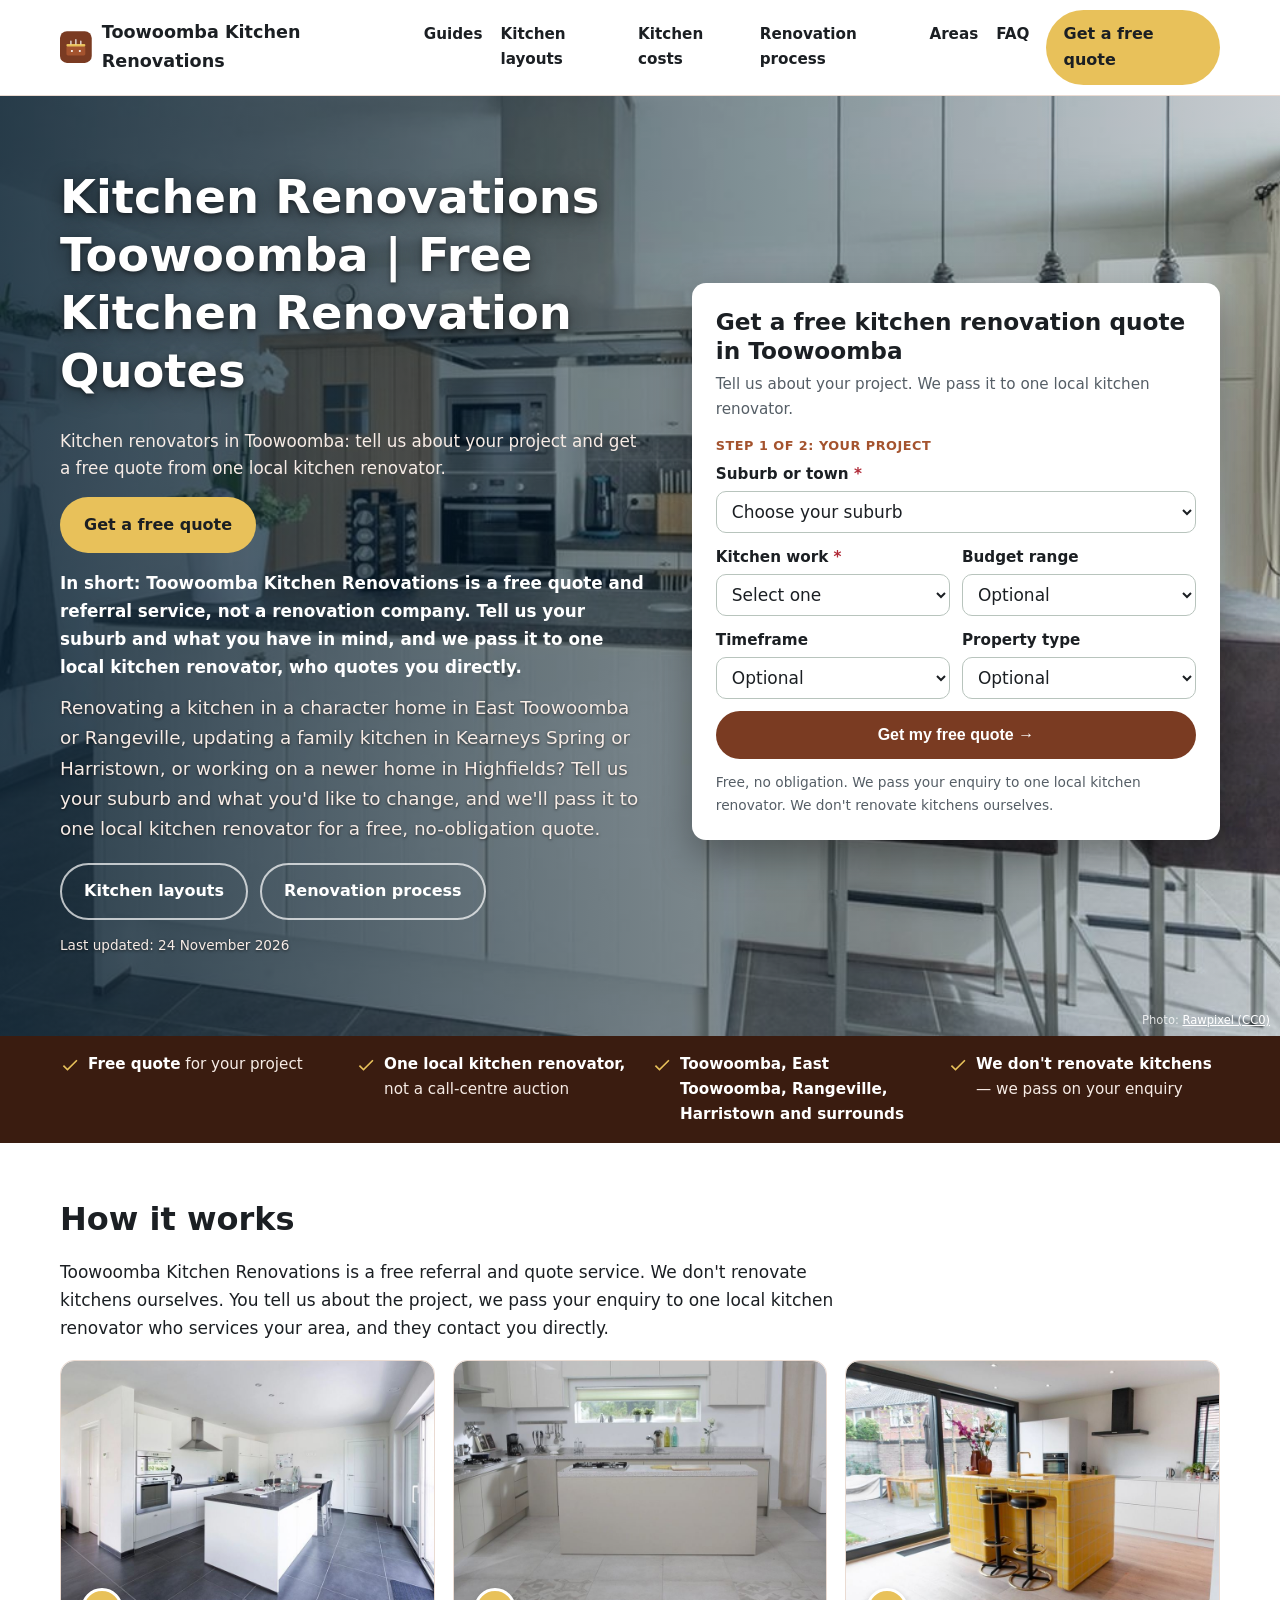
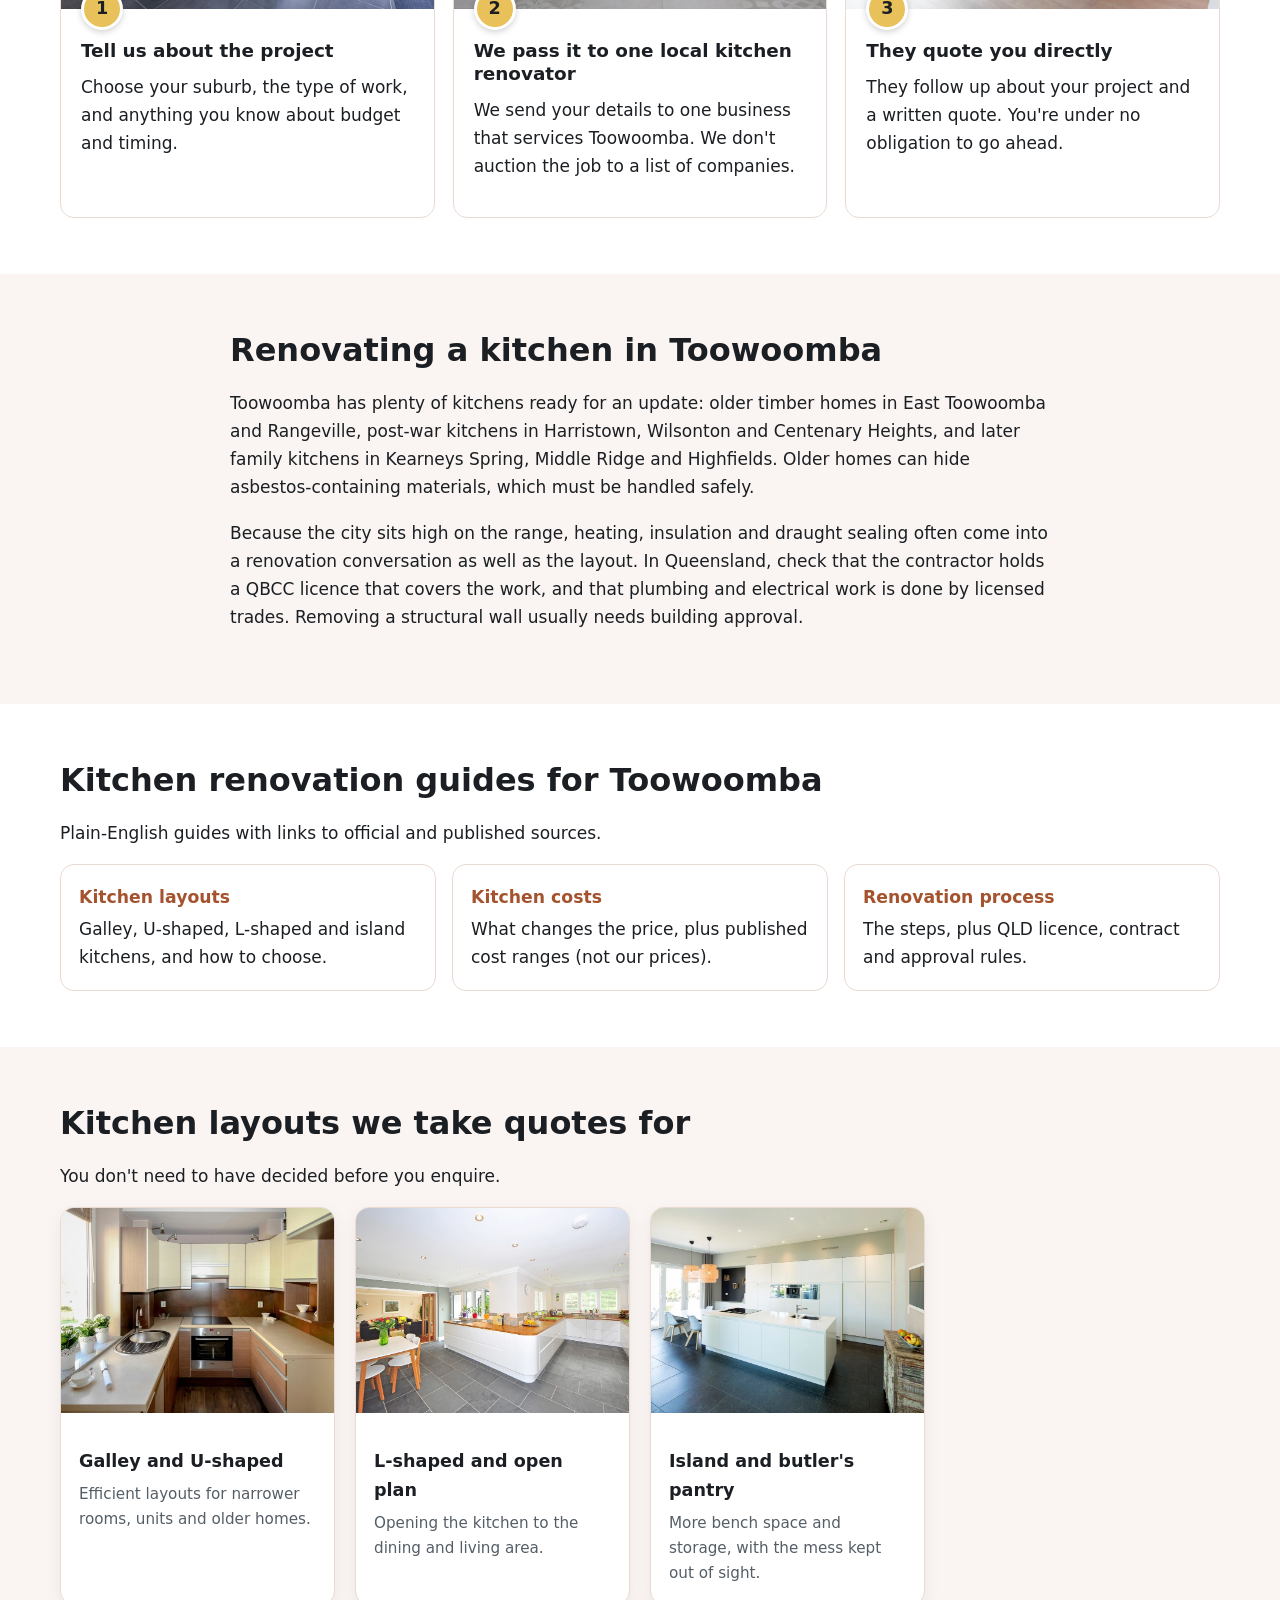
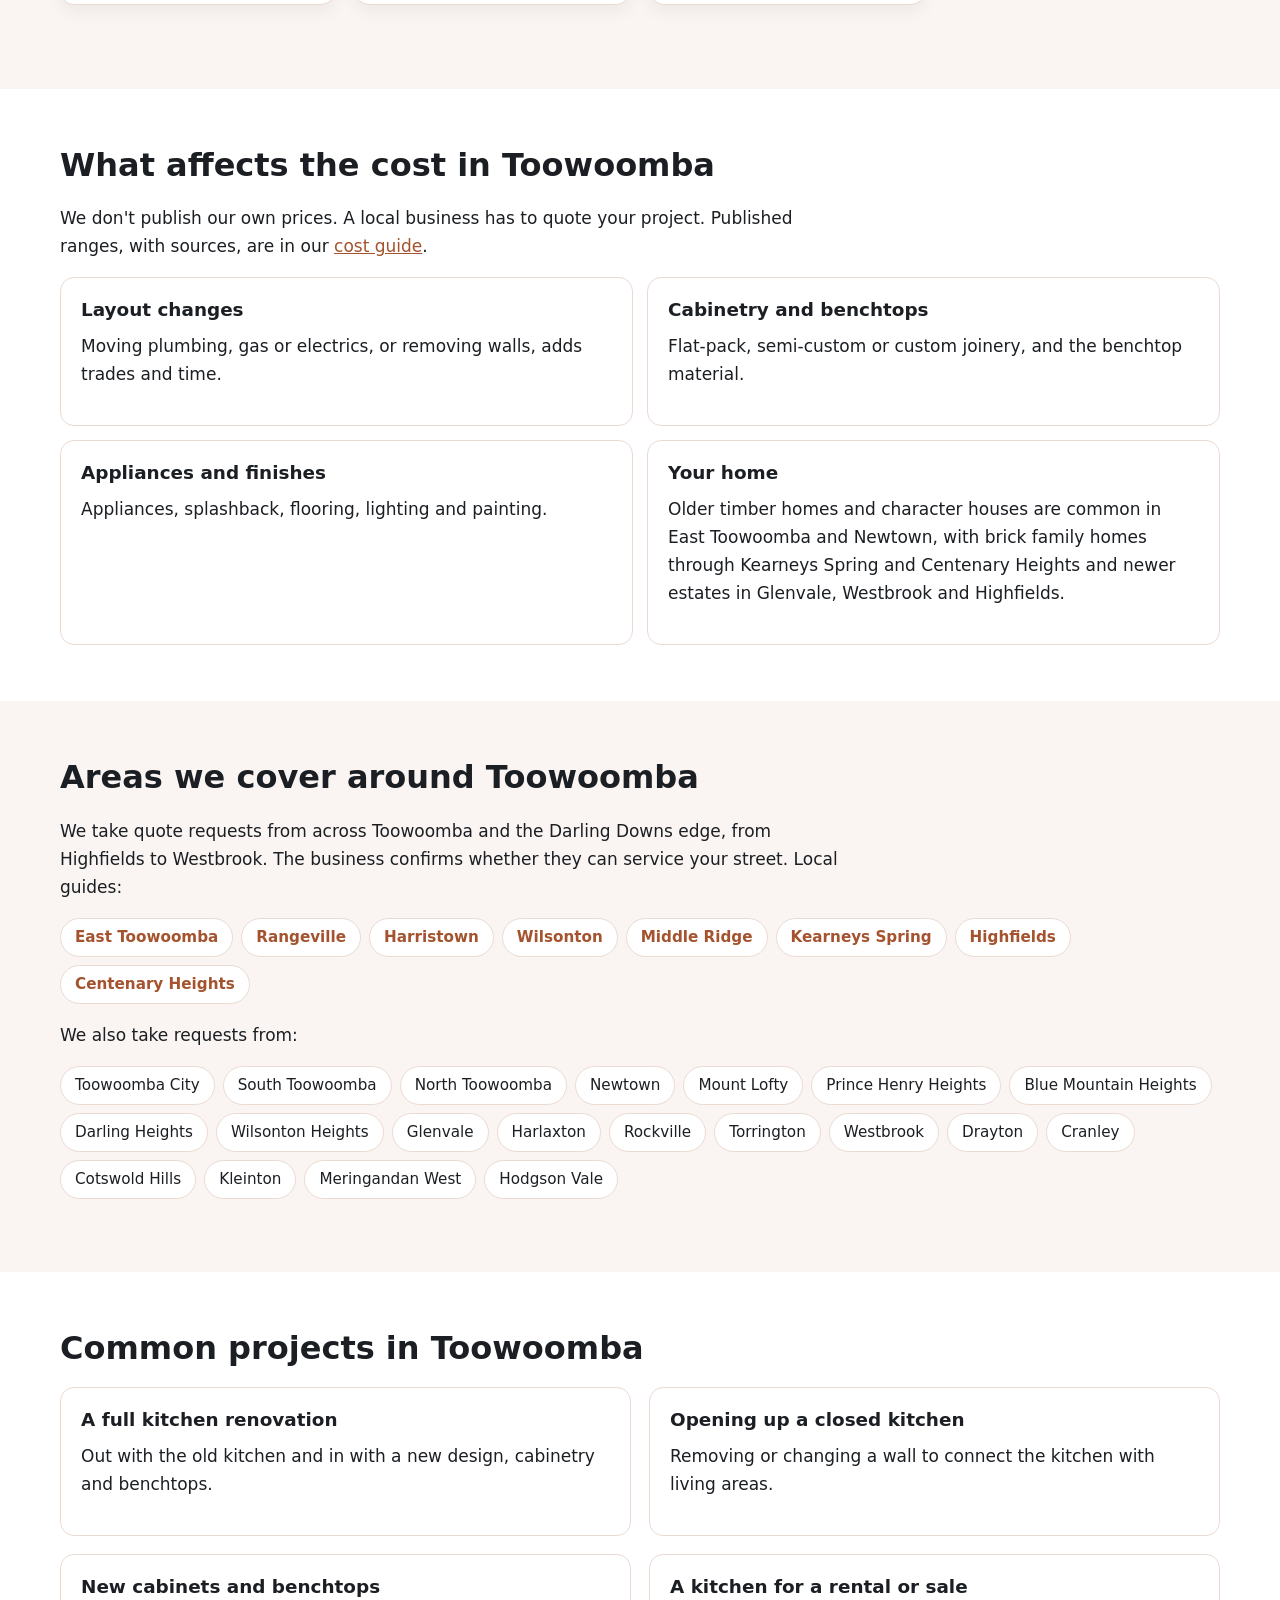
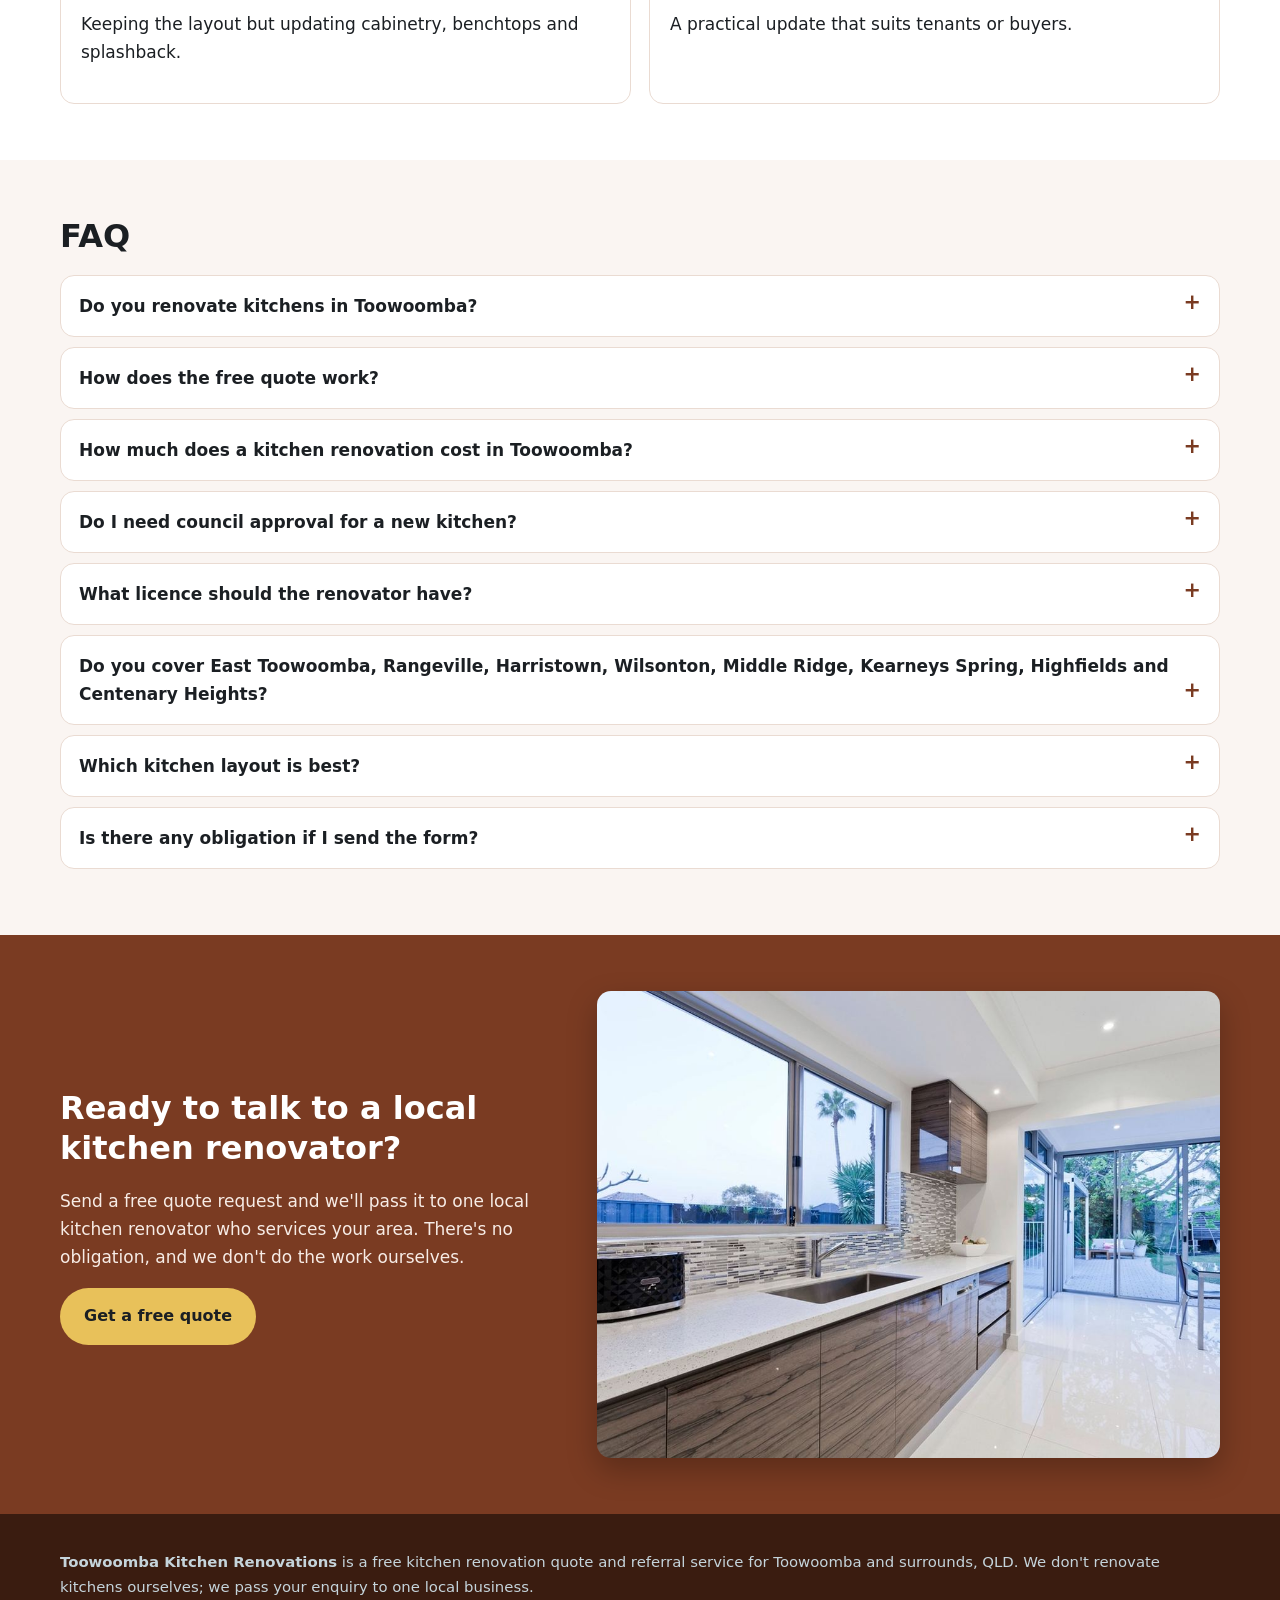
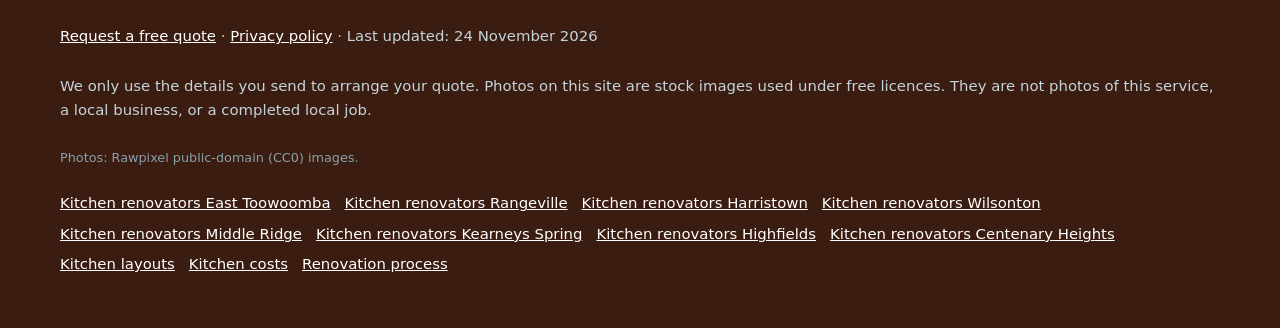
<file: index.html>
<!doctype html>
<html lang="en-AU">
<head>
<meta charset="utf-8">
<!-- Search Console verification meta tag goes here once the property is created -->
<meta name="viewport" content="width=device-width, initial-scale=1">
<title>Kitchen Renovations Toowoomba | Free Kitchen Renovation Quotes</title>
<meta name="description" content="Kitchen renovators in Toowoomba, including East Toowoomba, Rangeville, Harristown, Wilsonton, Middle Ridge, Kearneys Spring, Highfields and Centenary Heights. Get a free quote from one local kitchen renovator. We don&#x27;t renovate kitchens ourselves.">
<link rel="canonical" href="https://toowoombakitchenrenovations.com.au/">
<link rel="icon" href="/favicon.svg" type="image/svg+xml">
<meta name="theme-color" content="#7a3b22">
<meta property="og:type" content="website">
<meta property="og:locale" content="en_AU">
<meta property="og:site_name" content="Toowoomba Kitchen Renovations">
<meta property="og:title" content="Kitchen Renovations Toowoomba | Free Kitchen Renovation Quotes">
<meta property="og:description" content="Kitchen renovators in Toowoomba, including East Toowoomba, Rangeville, Harristown, Wilsonton, Middle Ridge, Kearneys Spring, Highfields and Centenary Heights. Get a free quote from one local kitchen renovator. We don&#x27;t renovate kitchens ourselves.">
<meta property="og:url" content="https://toowoombakitchenrenovations.com.au/">
<meta property="og:image" content="https://toowoombakitchenrenovations.com.au/img/hero.jpg">
<meta name="twitter:card" content="summary_large_image">
<meta name="twitter:image" content="https://toowoombakitchenrenovations.com.au/img/hero.jpg">
<script>document.documentElement.classList.add('js')</script>
<link rel="stylesheet" href="/styles.css">
<!-- GA4 Measurement ID G-WRFF154B2P -->
<script async src="https://www.googletagmanager.com/gtag/js?id=G-WRFF154B2P"></script>
<script>window.dataLayer=window.dataLayer||[];function gtag(){dataLayer.push(arguments);}gtag('js',new Date());gtag('config','G-WRFF154B2P');</script>
<script type="application/ld+json">
{
 "@context": "https://schema.org",
 "@type": "WebPage",
 "@id": "https://toowoombakitchenrenovations.com.au/#webpage",
 "url": "https://toowoombakitchenrenovations.com.au/",
 "name": "Kitchen Renovations Toowoomba | Free Kitchen Renovation Quotes",
 "description": "Kitchen renovators in Toowoomba, including East Toowoomba, Rangeville, Harristown, Wilsonton, Middle Ridge, Kearneys Spring, Highfields and Centenary Heights. Get a free quote from one local kitchen renovator. We don't renovate kitchens ourselves.",
 "inLanguage": "en-AU",
 "dateModified": "2026-11-24",
 "isPartOf": {
  "@id": "https://toowoombakitchenrenovations.com.au/#website"
 },
 "about": {
  "@id": "https://toowoombakitchenrenovations.com.au/#business"
 }
}
</script>
<script type="application/ld+json">
{
 "@context": "https://schema.org",
 "@type": "LocalBusiness",
 "@id": "https://toowoombakitchenrenovations.com.au/#business",
 "name": "Toowoomba Kitchen Renovations",
 "url": "https://toowoombakitchenrenovations.com.au/",
 "description": "Kitchen renovators in Toowoomba, including East Toowoomba, Rangeville, Harristown, Wilsonton, Middle Ridge, Kearneys Spring, Highfields and Centenary Heights. Get a free quote from one local kitchen renovator. We don't renovate kitchens ourselves. A free referral and quote service. It doesn't renovate kitchens; one local business quotes and does the work.",
 "image": "https://toowoombakitchenrenovations.com.au/img/hero.jpg",
 "areaServed": [
  {
   "@type": "Place",
   "name": "Toowoomba, QLD"
  },
  {
   "@type": "Place",
   "name": "East Toowoomba, QLD"
  },
  {
   "@type": "Place",
   "name": "Rangeville, QLD"
  },
  {
   "@type": "Place",
   "name": "Harristown, QLD"
  },
  {
   "@type": "Place",
   "name": "Wilsonton, QLD"
  },
  {
   "@type": "Place",
   "name": "Middle Ridge, QLD"
  },
  {
   "@type": "Place",
   "name": "Kearneys Spring, QLD"
  },
  {
   "@type": "Place",
   "name": "Highfields, QLD"
  },
  {
   "@type": "Place",
   "name": "Centenary Heights, QLD"
  }
 ]
}
</script>
<script type="application/ld+json">
{
 "@context": "https://schema.org",
 "@type": "WebSite",
 "@id": "https://toowoombakitchenrenovations.com.au/#website",
 "name": "Toowoomba Kitchen Renovations",
 "url": "https://toowoombakitchenrenovations.com.au/",
 "inLanguage": "en-AU",
 "dateModified": "2026-11-24"
}
</script>
<script type="application/ld+json">
{
 "@context": "https://schema.org",
 "@type": "Service",
 "@id": "https://toowoombakitchenrenovations.com.au/#service",
 "name": "Kitchen renovation quotes in Toowoomba",
 "serviceType": "Kitchen renovator referral and quote service",
 "url": "https://toowoombakitchenrenovations.com.au/",
 "provider": {
  "@id": "https://toowoombakitchenrenovations.com.au/#business"
 },
 "areaServed": [
  {
   "@type": "Place",
   "name": "Toowoomba, QLD"
  },
  {
   "@type": "Place",
   "name": "East Toowoomba, QLD"
  },
  {
   "@type": "Place",
   "name": "Rangeville, QLD"
  },
  {
   "@type": "Place",
   "name": "Harristown, QLD"
  },
  {
   "@type": "Place",
   "name": "Wilsonton, QLD"
  },
  {
   "@type": "Place",
   "name": "Middle Ridge, QLD"
  },
  {
   "@type": "Place",
   "name": "Kearneys Spring, QLD"
  },
  {
   "@type": "Place",
   "name": "Highfields, QLD"
  },
  {
   "@type": "Place",
   "name": "Centenary Heights, QLD"
  }
 ]
}
</script>
<script type="application/ld+json">
{
 "@context": "https://schema.org",
 "@type": "FAQPage",
 "mainEntity": [
  {
   "@type": "Question",
   "name": "Do you renovate kitchens in Toowoomba?",
   "acceptedAnswer": {
    "@type": "Answer",
    "text": "No. Toowoomba Kitchen Renovations is a free quote and referral service. We pass your enquiry to one local kitchen renovator who services your area, and they contact you directly."
   }
  },
  {
   "@type": "Question",
   "name": "How does the free quote work?",
   "acceptedAnswer": {
    "@type": "Answer",
    "text": "Tell us your suburb, the kind of kitchen work you want, and your contact details. We send that to one local kitchen renovator, who follows up to measure up and quote. There's no charge and no obligation."
   }
  },
  {
   "@type": "Question",
   "name": "How much does a kitchen renovation cost in Toowoomba?",
   "acceptedAnswer": {
    "@type": "Answer",
    "text": "It depends on the size, layout changes, cabinetry, benchtops and appliances. We don't publish our own prices. Our kitchen cost guide links to published national ranges."
   }
  },
  {
   "@type": "Question",
   "name": "Do I need council approval for a new kitchen?",
   "acceptedAnswer": {
    "@type": "Answer",
    "text": "Usually not if the layout and structure stay the same, but removing walls or other structural work can need approval, and plumbing and electrical work must be done by licensed trades. See our renovation process guide."
   }
  },
  {
   "@type": "Question",
   "name": "What licence should the renovator have?",
   "acceptedAnswer": {
    "@type": "Answer",
    "text": "In Queensland, the QBCC says work over $3,300 needs a written contract and home warranty cover, with deposits capped at 10% (under $20,000) or 5% ($20,000 or more)."
   }
  },
  {
   "@type": "Question",
   "name": "Do you cover East Toowoomba, Rangeville, Harristown, Wilsonton, Middle Ridge, Kearneys Spring, Highfields and Centenary Heights?",
   "acceptedAnswer": {
    "@type": "Answer",
    "text": "Yes. We take requests from across Toowoomba and nearby areas. The renovator confirms whether they can service your street."
   }
  },
  {
   "@type": "Question",
   "name": "Which kitchen layout is best?",
   "acceptedAnswer": {
    "@type": "Answer",
    "text": "It depends on the room and how you use it. Our kitchen layouts guide compares galley, U-shaped, L-shaped and island kitchens."
   }
  },
  {
   "@type": "Question",
   "name": "Is there any obligation if I send the form?",
   "acceptedAnswer": {
    "@type": "Answer",
    "text": "No. The request is free, and you don't have to accept the quote."
   }
  }
 ]
}
</script>
</head>
<body>
<a class="skip-link" href="#main">Skip to content</a>
<header class="site-header">
  <div class="wrap">
    <a class="brand" href="/" aria-label="Toowoomba Kitchen Renovations home">
      <svg viewBox="0 0 64 64" aria-hidden="true"><rect width="64" height="64" rx="14" fill="#7a3b22"/><rect x="13" y="30" width="38" height="19" rx="3" fill="#a4532e"/><rect x="13" y="26" width="38" height="5" rx="2" fill="#e8c15a"/><circle cx="24" cy="40" r="2.2" fill="#faf5f2"/><circle cx="40" cy="40" r="2.2" fill="#faf5f2"/><path d="M22 20v6M32 17v9M42 20v6" stroke="#faf5f2" stroke-width="2.4" stroke-linecap="round"/></svg>
      Toowoomba Kitchen Renovations
    </a>
    <nav class="nav" aria-label="Main">
      <a href="/#guides">Guides</a><a href="/kitchen-layouts/">Kitchen layouts</a><a href="/kitchen-renovation-costs/">Kitchen costs</a><a href="/kitchen-renovation-process/">Renovation process</a><a href="/#areas">Areas</a><a href="/#faq">FAQ</a>
    </nav>
    <a class="btn btn-call header-call" href="#quote">Get a free quote</a>
  </div>
</header>
<main id="main">
<section class="hero" aria-labelledby="h1">
  <picture class="hero-bg">
    <source media="(max-width: 700px)" srcset="/img/hero-mobile.jpg" width="684" height="720">
    <img src="/img/hero.jpg" width="1280" height="720" alt="Modern kitchen with a white island, bar stools and pendant lights" fetchpriority="high" decoding="async">
  </picture>
  <div class="wrap hero-grid">
    <div class="hero-copy">
      <h1 id="h1">Kitchen Renovations Toowoomba | Free Kitchen Renovation Quotes</h1>
      <p class="h3-tag">Kitchen renovators in Toowoomba: tell us about your project and get a free quote from one local kitchen renovator.</p>
      <p class="h3-cta"><a class="btn btn-call btn-xl" href="#quote">Get a free quote</a></p>
      <p class="summary">In short: Toowoomba Kitchen Renovations is a free quote and referral service, not a renovation company. Tell us your suburb and what you have in mind, and we pass it to one local kitchen renovator, who quotes you directly.</p>
      <p class="lead">Renovating a kitchen in a character home in East Toowoomba or Rangeville, updating a family kitchen in Kearneys Spring or Harristown, or working on a newer home in Highfields? Tell us your suburb and what you&#x27;d like to change, and we&#x27;ll pass it to one local kitchen renovator for a free, no-obligation quote.</p>
      <div class="ctas"><a class="btn btn-ghost" href="/kitchen-layouts/">Kitchen layouts</a><a class="btn btn-ghost" href="/kitchen-renovation-process/">Renovation process</a></div>
      <p class="updated">Last updated: 24 November 2026</p>
    </div>
    <div class="hero-form-card" id="quote">
      <h2 id="quote-h">Get a free kitchen renovation quote in Toowoomba</h2>
      <p class="form-intro">Tell us about your project. We pass it to one local kitchen renovator.</p>
      <form class="quote-form two-step" id="quote-form" data-form="kitchen_renovation_quote" action="https://formsubmit.co/quotes@toowoombakitchenrenovations.com.au" method="post" novalidate>
        <input type="hidden" name="_subject" value="New quote request – toowoombakitchenrenovations.com.au">
        <input type="hidden" name="_captcha" value="true">
        <input type="hidden" name="_template" value="table">
        <input type="hidden" name="_next" value="https://toowoombakitchenrenovations.com.au/thanks.html?lead=1">
        <input type="hidden" name="_autoresponse" value="Thanks for your kitchen renovation request. We&#x27;ve received it and are passing it to a local kitchen renovator, who&#x27;ll be in touch about your project.">
        <input type="text" name="_honey" style="display:none" tabindex="-1" autocomplete="off" aria-hidden="true">
        <input type="hidden" name="source" value="toowoombakitchenrenovations.com.au">
        <fieldset class="step step-1">
          <legend class="step-label">Step 1 of 2: your project</legend>
          <div class="full"><label for="suburb">Suburb or town <span class="req" aria-hidden="true">*</span></label>
            <select id="suburb" name="suburb" required><option value="">Choose your suburb</option><option>Toowoomba City</option><option>East Toowoomba</option><option>South Toowoomba</option><option>North Toowoomba</option><option>Newtown</option><option>Rangeville</option><option>Mount Lofty</option><option>Prince Henry Heights</option><option>Blue Mountain Heights</option><option>Centenary Heights</option><option>Middle Ridge</option><option>Kearneys Spring</option><option>Darling Heights</option><option>Harristown</option><option>Wilsonton</option><option>Wilsonton Heights</option><option>Glenvale</option><option>Harlaxton</option><option>Rockville</option><option>Torrington</option><option>Westbrook</option><option>Drayton</option><option>Cranley</option><option>Highfields</option><option>Cotswold Hills</option><option>Kleinton</option><option>Meringandan West</option><option>Hodgson Vale</option><option value="Other">Other (tell us below)</option></select></div>
          <div class="full other-wrap"><label for="suburb_other">Other suburb or town</label><input id="suburb_other" name="suburb_other" type="text" autocomplete="address-level2"></div>
          <div><label for="proj_type">Kitchen work <span class="req" aria-hidden="true">*</span></label>
            <select id="proj_type" name="kitchen_work" required><option value="">Select one</option><option>Full kitchen renovation</option><option>New cabinets and benchtops</option><option>Change the layout / open up</option><option>Kitchen in a new extension</option><option>Not sure</option></select></div>
          <div><label for="budget">Budget range</label>
            <select id="budget" name="budget"><option value="">Optional</option><option>Under $20,000</option><option>$20,000–$35,000</option><option>$35,000–$50,000</option><option>$50,000–$75,000</option><option>$75,000 or more</option><option>Not sure / want advice</option></select></div>
          <div><label for="timeframe">Timeframe</label>
            <select id="timeframe" name="timeframe"><option value="">Optional</option><option>ASAP / within a month</option><option>Next 1–3 months</option><option>3–6 months</option><option>6–12 months</option><option>Just researching</option></select></div>
          <div><label for="extra1">Property type</label>
            <select id="extra1" name="property_type"><option value="">Optional</option><option>House</option><option>Unit or apartment</option><option>Townhouse</option><option>Not sure</option></select></div>
          <div class="full js-only"><button class="btn btn-primary btn-block" type="button" id="to-step-2">Get my free quote →</button></div>
          <p class="microcopy full">Free, no obligation. We pass your enquiry to one local kitchen renovator. We don't renovate kitchens ourselves.</p>
          <p class="form-error full" id="step1-error" role="alert" hidden>Please choose your suburb and the kitchen work you want.</p>
        </fieldset>
        <fieldset class="step step-2" id="step-2">
          <legend class="step-label">Step 2 of 2: your details</legend>
          <div><label for="name">Name <span class="req" aria-hidden="true">*</span></label><input id="name" name="name" type="text" autocomplete="name" required></div>
          <div><label for="phone">Phone <span class="req" aria-hidden="true">*</span></label><input id="phone" name="phone" type="tel" autocomplete="tel" inputmode="tel" required></div>
          <div class="full"><label for="email">Email <span class="req" aria-hidden="true">*</span></label><input id="email" name="email" type="email" autocomplete="email" required></div>
          <div class="full"><label for="message">Anything else we should pass on?</label><textarea id="message" name="message" rows="2" placeholder="e.g. L-shaped kitchen in East Toowoomba, want to open up to the living area"></textarea></div>
          <p class="consent full">By sending this form you agree we can share your details with one local kitchen renovator so they can quote for your project. See our <a href="/privacy.html">privacy policy</a>.</p>
          <div class="full step2-actions"><button class="btn btn-primary" type="submit">Send my quote request</button><button class="btn-link js-only" type="button" id="back-1">← Back</button></div>
        </fieldset>
      </form>
    </div>
  </div>
  <p class="photo-credit">Photo: <a href="https://www.rawpixel.com/" rel="noopener">Rawpixel (CC0)</a></p>
</section>
<section class="trust" aria-label="Why use this service">
  <ul class="wrap trust-list">
    <li><svg viewBox="0 0 24 24" aria-hidden="true"><path fill="currentColor" d="M9 16.2 4.8 12l-1.4 1.4L9 19 21 7l-1.4-1.4z"/></svg><span><strong>Free quote</strong> for your project</span></li>
    <li><svg viewBox="0 0 24 24" aria-hidden="true"><path fill="currentColor" d="M9 16.2 4.8 12l-1.4 1.4L9 19 21 7l-1.4-1.4z"/></svg><span><strong>One local kitchen renovator,</strong> not a call-centre auction</span></li>
    <li><svg viewBox="0 0 24 24" aria-hidden="true"><path fill="currentColor" d="M9 16.2 4.8 12l-1.4 1.4L9 19 21 7l-1.4-1.4z"/></svg><span><strong>Toowoomba, East Toowoomba, Rangeville, Harristown and surrounds</strong></span></li>
    <li><svg viewBox="0 0 24 24" aria-hidden="true"><path fill="currentColor" d="M9 16.2 4.8 12l-1.4 1.4L9 19 21 7l-1.4-1.4z"/></svg><span><strong>We don't renovate kitchens</strong> — we pass on your enquiry</span></li>
  </ul>
</section>
<section id="how" aria-labelledby="how-h">
  <div class="wrap">
    <h2 id="how-h">How it works</h2>
    <p class="intro">Toowoomba Kitchen Renovations is a free referral and quote service. We don't renovate kitchens ourselves. You tell us about the project, we pass your enquiry to one local kitchen renovator who services your area, and they contact you directly.</p>
    <div class="grid grid-3">
      <article class="card step-card">
        <div class="step-img"><img src="/img/step1.jpg" width="900" height="600" alt="Illustration for telling us about your project" loading="lazy" decoding="async"></div>
        <div class="step-body"><span class="step-num">1</span><h3>Tell us about the project</h3><p>Choose your suburb, the type of work, and anything you know about budget and timing.</p></div>
      </article>
      <article class="card step-card">
        <div class="step-img"><img src="/img/step2.jpg" width="900" height="600" alt="Illustration for passing the enquiry to a local business" loading="lazy" decoding="async"></div>
        <div class="step-body"><span class="step-num">2</span><h3>We pass it to one local kitchen renovator</h3><p>We send your details to one business that services Toowoomba. We don't auction the job to a list of companies.</p></div>
      </article>
      <article class="card step-card">
        <div class="step-img"><img src="/img/step3.jpg" width="900" height="600" alt="Illustration for a site visit and written quote" loading="lazy" decoding="async"></div>
        <div class="step-body"><span class="step-num">3</span><h3>They quote you directly</h3><p>They follow up about your project and a written quote. You're under no obligation to go ahead.</p></div>
      </article>
    </div>
  </div>
</section>
<section class="alt" id="local" aria-labelledby="local-h">
  <div class="wrap narrow-copy">
    <h2 id="local-h">Renovating a kitchen in Toowoomba</h2>
    <p>Toowoomba has plenty of kitchens ready for an update: older timber homes in East Toowoomba and Rangeville, post-war kitchens in Harristown, Wilsonton and Centenary Heights, and later family kitchens in Kearneys Spring, Middle Ridge and Highfields. Older homes can hide asbestos-containing materials, which must be handled safely.</p><p>Because the city sits high on the range, heating, insulation and draught sealing often come into a renovation conversation as well as the layout. In Queensland, check that the contractor holds a QBCC licence that covers the work, and that plumbing and electrical work is done by licensed trades. Removing a structural wall usually needs building approval.</p>
  </div>
</section>
<section id="guides" aria-labelledby="guides-h">
  <div class="wrap">
    <h2 id="guides-h">Kitchen renovation guides for Toowoomba</h2>
    <p class="intro">Plain-English guides with links to official and published sources.</p>
    <div class="guide-cards"><a href="/kitchen-layouts/"><strong>Kitchen layouts</strong> Galley, U-shaped, L-shaped and island kitchens, and how to choose.</a><a href="/kitchen-renovation-costs/"><strong>Kitchen costs</strong> What changes the price, plus published cost ranges (not our prices).</a><a href="/kitchen-renovation-process/"><strong>Renovation process</strong> The steps, plus QLD licence, contract and approval rules.</a></div>
  </div>
</section>
<section class="alt" id="types" aria-labelledby="types-h">
  <div class="wrap">
    <h2 id="types-h">Kitchen layouts we take quotes for</h2>
    <p class="intro">You don't need to have decided before you enquire.</p>
    <div class="photo-cards type-grid">
      <a class="photo-card" href="/kitchen-layouts/"><span class="pc-img"><img src="/img/type1.jpg" width="900" height="675" alt="Modern kitchen with timber-look cabinets and a cooktop" loading="lazy" decoding="async"></span><span class="pc-body"><strong class="pc-title">Galley and U-shaped</strong><span class="pc-text">Efficient layouts for narrower rooms, units and older homes.</span></span></a>
      <a class="photo-card" href="/kitchen-layouts/"><span class="pc-img"><img src="/img/type2.jpg" width="900" height="675" alt="Open-plan kitchen and dining area with white cabinets" loading="lazy" decoding="async"></span><span class="pc-body"><strong class="pc-title">L-shaped and open plan</strong><span class="pc-text">Opening the kitchen to the dining and living area.</span></span></a>
      <a class="photo-card" href="/kitchen-layouts/"><span class="pc-img"><img src="/img/type3.jpg" width="900" height="675" alt="White kitchen island in a large open kitchen" loading="lazy" decoding="async"></span><span class="pc-body"><strong class="pc-title">Island and butler&#x27;s pantry</strong><span class="pc-text">More bench space and storage, with the mess kept out of sight.</span></span></a>
    </div>
  </div>
</section>
<section id="costs" aria-labelledby="costs-h">
  <div class="wrap">
    <h2 id="costs-h">What affects the cost in Toowoomba</h2>
    <p class="intro">We don't publish our own prices. A local business has to quote your project. Published ranges, with sources, are in our <a href="/kitchen-renovation-costs/">cost guide</a>.</p>
    <div class="factor-grid"><article class="card"><h3>Layout changes</h3><p>Moving plumbing, gas or electrics, or removing walls, adds trades and time.</p></article><article class="card"><h3>Cabinetry and benchtops</h3><p>Flat-pack, semi-custom or custom joinery, and the benchtop material.</p></article><article class="card"><h3>Appliances and finishes</h3><p>Appliances, splashback, flooring, lighting and painting.</p></article><article class="card"><h3>Your home</h3><p>Older timber homes and character houses are common in East Toowoomba and Newtown, with brick family homes through Kearneys Spring and Centenary Heights and newer estates in Glenvale, Westbrook and Highfields.</p></article></div>
  </div>
</section>
<section class="alt" id="areas" aria-labelledby="areas-h">
  <div class="wrap">
    <h2 id="areas-h">Areas we cover around Toowoomba</h2>
    <p class="intro">We take quote requests from across Toowoomba and the Darling Downs edge, from Highfields to Westbrook. The business confirms whether they can service your street. Local guides:</p>
    <ul class="areas"><li><a href="/kitchen-renovations-east-toowoomba/">East Toowoomba</a></li><li><a href="/kitchen-renovations-rangeville/">Rangeville</a></li><li><a href="/kitchen-renovations-harristown/">Harristown</a></li><li><a href="/kitchen-renovations-wilsonton/">Wilsonton</a></li><li><a href="/kitchen-renovations-middle-ridge/">Middle Ridge</a></li><li><a href="/kitchen-renovations-kearneys-spring/">Kearneys Spring</a></li><li><a href="/kitchen-renovations-highfields/">Highfields</a></li><li><a href="/kitchen-renovations-centenary-heights/">Centenary Heights</a></li></ul>
    <p class="intro">We also take requests from:</p>
    <ul class="areas"><li>Toowoomba City</li><li>South Toowoomba</li><li>North Toowoomba</li><li>Newtown</li><li>Mount Lofty</li><li>Prince Henry Heights</li><li>Blue Mountain Heights</li><li>Darling Heights</li><li>Wilsonton Heights</li><li>Glenvale</li><li>Harlaxton</li><li>Rockville</li><li>Torrington</li><li>Westbrook</li><li>Drayton</li><li>Cranley</li><li>Cotswold Hills</li><li>Kleinton</li><li>Meringandan West</li><li>Hodgson Vale</li></ul>
  </div>
</section>
<section id="jobs" aria-labelledby="jobs-h">
  <div class="wrap">
    <h2 id="jobs-h">Common projects in Toowoomba</h2>
    <div class="grid grid-2"><article class="card"><h3>A full kitchen renovation</h3><p>Out with the old kitchen and in with a new design, cabinetry and benchtops.</p></article><article class="card"><h3>Opening up a closed kitchen</h3><p>Removing or changing a wall to connect the kitchen with living areas.</p></article><article class="card"><h3>New cabinets and benchtops</h3><p>Keeping the layout but updating cabinetry, benchtops and splashback.</p></article><article class="card"><h3>A kitchen for a rental or sale</h3><p>A practical update that suits tenants or buyers.</p></article></div>
  </div>
</section>
<section class="alt" id="faq" aria-labelledby="faq-h">
  <div class="wrap">
    <h2 id="faq-h">FAQ</h2>
    <details><summary>Do you renovate kitchens in Toowoomba?</summary><p>No. Toowoomba Kitchen Renovations is a free quote and referral service. We pass your enquiry to one local kitchen renovator who services your area, and they contact you directly.</p></details>
<details><summary>How does the free quote work?</summary><p>Tell us your suburb, the kind of kitchen work you want, and your contact details. We send that to one local kitchen renovator, who follows up to measure up and quote. There's no charge and no obligation.</p></details>
<details><summary>How much does a kitchen renovation cost in Toowoomba?</summary><p>It depends on the size, layout changes, cabinetry, benchtops and appliances. We don't publish our own prices. Our <a href="/kitchen-renovation-costs/">kitchen cost guide</a> links to published national ranges.</p></details>
<details><summary>Do I need council approval for a new kitchen?</summary><p>Usually not if the layout and structure stay the same, but removing walls or other structural work can need approval, and plumbing and electrical work must be done by licensed trades. See our <a href="/kitchen-renovation-process/">renovation process guide</a>.</p></details>
<details><summary>What licence should the renovator have?</summary><p>In Queensland, the QBCC says work over $3,300 needs a written contract and home warranty cover, with deposits capped at 10% (under $20,000) or 5% ($20,000 or more).</p></details>
<details><summary>Do you cover East Toowoomba, Rangeville, Harristown, Wilsonton, Middle Ridge, Kearneys Spring, Highfields and Centenary Heights?</summary><p>Yes. We take requests from across Toowoomba and nearby areas. The renovator confirms whether they can service your street.</p></details>
<details><summary>Which kitchen layout is best?</summary><p>It depends on the room and how you use it. Our <a href="/kitchen-layouts/">kitchen layouts guide</a> compares galley, U-shaped, L-shaped and island kitchens.</p></details>
<details><summary>Is there any obligation if I send the form?</summary><p>No. The request is free, and you don't have to accept the quote.</p></details>
  </div>
</section>
<section class="quote" id="close" aria-labelledby="close-h">
  <div class="wrap closing-grid">
    <div>
      <h2 id="close-h">Ready to talk to a local kitchen renovator?</h2>
      <p>Send a free quote request and we'll pass it to one local kitchen renovator who services your area. There's no obligation, and we don't do the work ourselves.</p>
      <p><a class="btn btn-call" href="#quote">Get a free quote</a></p>
    </div>
    <div class="closing-photo"><img src="/img/closing.jpg" width="1000" height="750" alt="Closing illustration" loading="lazy" decoding="async"></div>
  </div>
</section>
</main>
<footer class="site-footer">
  <div class="wrap">
    <p><strong>Toowoomba Kitchen Renovations</strong> is a free kitchen renovation quote and referral service for Toowoomba and surrounds, QLD. We don't renovate kitchens ourselves; we pass your enquiry to one local business.</p>
    <p><a href="#quote">Request a free quote</a> · <a href="/privacy.html">Privacy policy</a> · Last updated: 24 November 2026</p>
    <p>We only use the details you send to arrange your quote. Photos on this site are stock images used under free licences. They are not photos of this service, a local business, or a completed local job.</p>
    <p class="credit-line">Photos: Rawpixel public-domain (CC0) images.</p>
    <p class="footer-links"><a href="/kitchen-renovations-east-toowoomba/">Kitchen renovators East Toowoomba</a> <a href="/kitchen-renovations-rangeville/">Kitchen renovators Rangeville</a> <a href="/kitchen-renovations-harristown/">Kitchen renovators Harristown</a> <a href="/kitchen-renovations-wilsonton/">Kitchen renovators Wilsonton</a> <a href="/kitchen-renovations-middle-ridge/">Kitchen renovators Middle Ridge</a> <a href="/kitchen-renovations-kearneys-spring/">Kitchen renovators Kearneys Spring</a> <a href="/kitchen-renovations-highfields/">Kitchen renovators Highfields</a> <a href="/kitchen-renovations-centenary-heights/">Kitchen renovators Centenary Heights</a> <a href="/kitchen-layouts/">Kitchen layouts</a> <a href="/kitchen-renovation-costs/">Kitchen costs</a> <a href="/kitchen-renovation-process/">Renovation process</a></p>
  </div>
</footer>

<div class="mobile-call" aria-label="Quick contact">
  <a class="btn btn-call" href="#quote">Get a free quote</a>
</div>
<script src="/form.js" defer></script>
<script>(function(){var b=document.querySelector('.mobile-call'),q=document.getElementById('quote');if(!b||!q||!('IntersectionObserver' in window))return;new IntersectionObserver(function(e){b.classList.toggle('mc-off',e[0].isIntersecting)},{threshold:.15}).observe(q)})();</script>

</body>
</html>
</file>
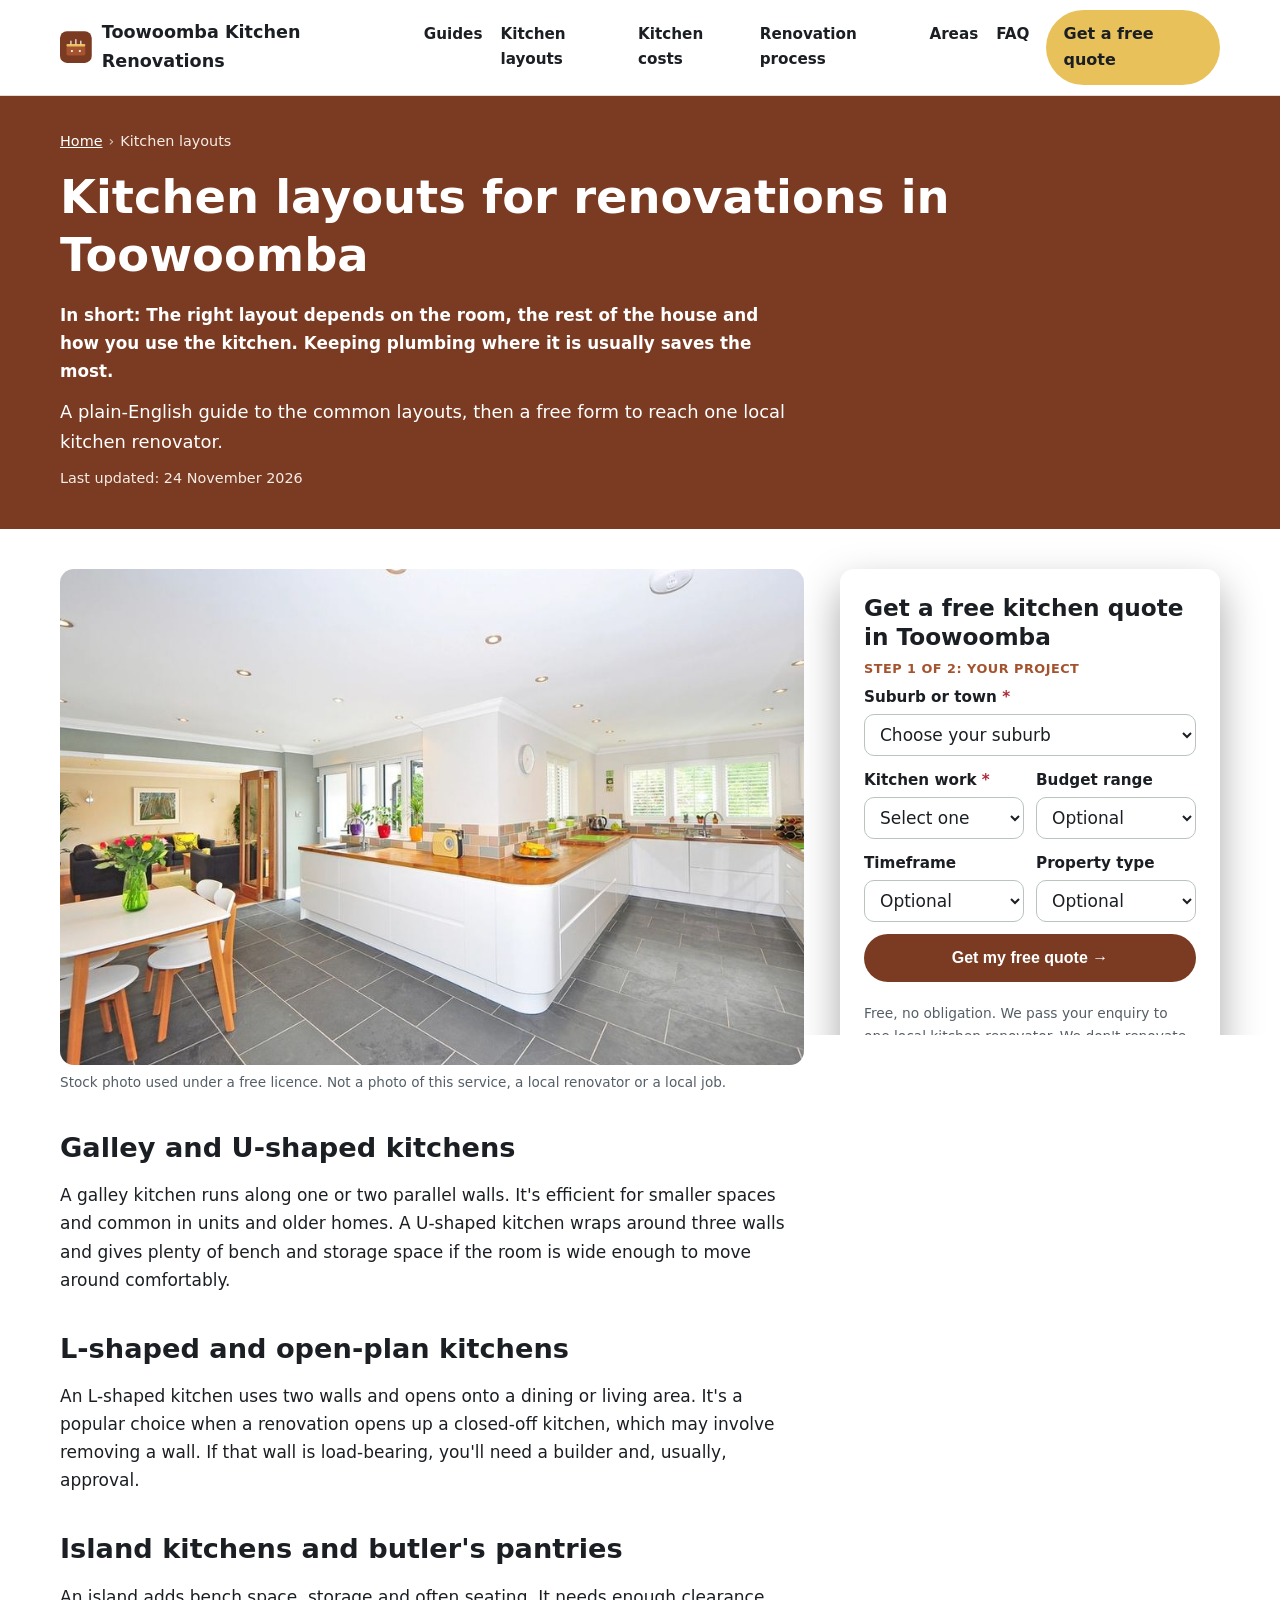
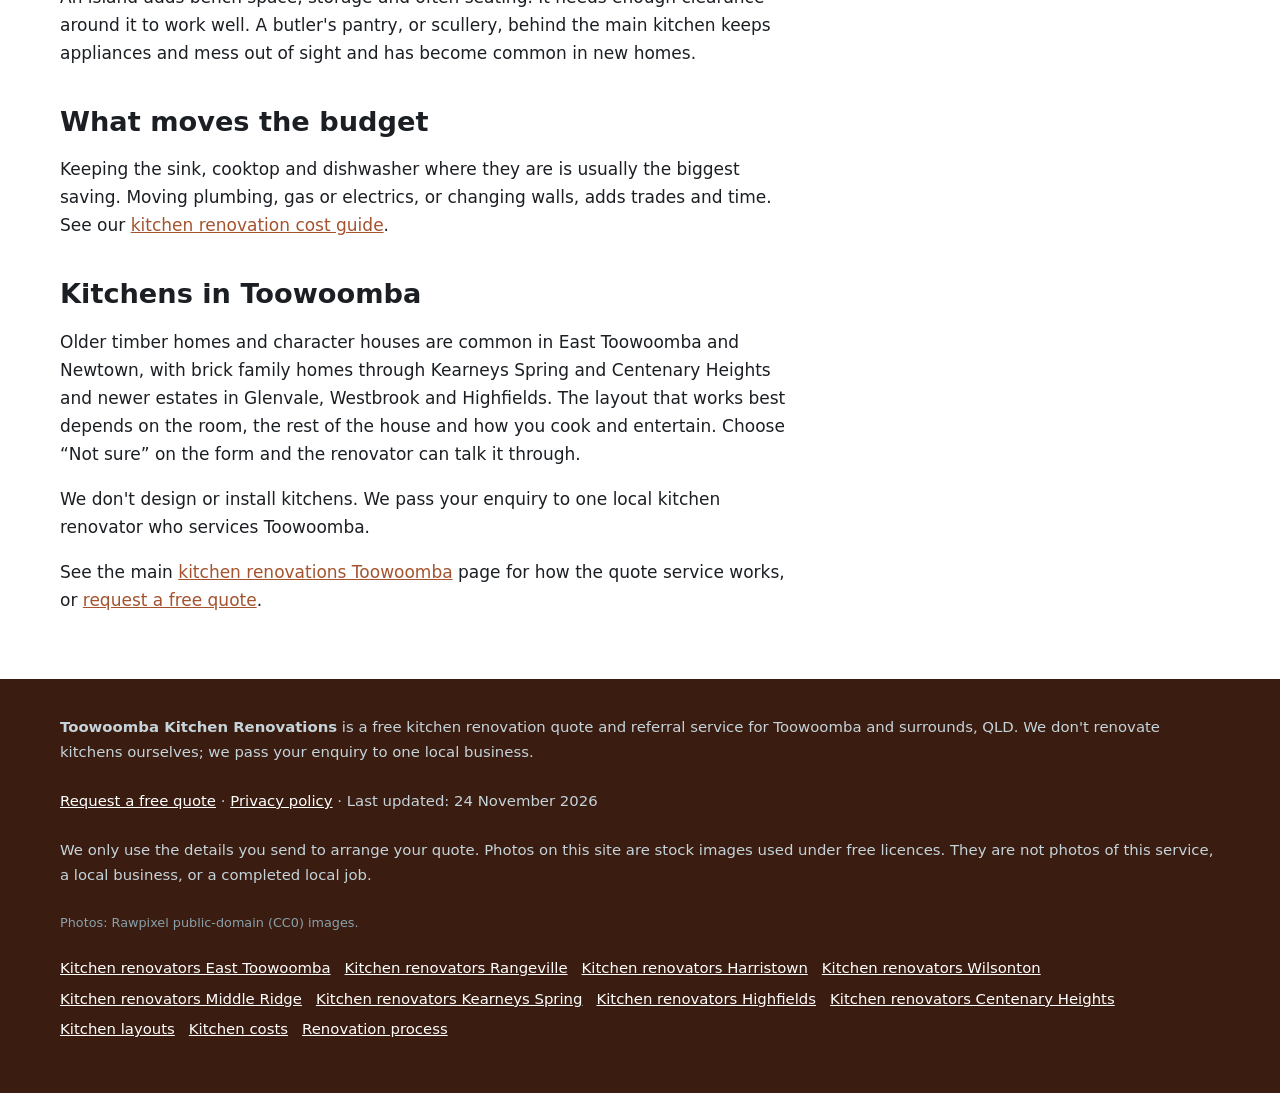
<file: kitchen-layouts/index.html>
<!doctype html>
<html lang="en-AU">
<head>
<meta charset="utf-8">
<!-- Search Console verification meta tag goes here once the property is created -->
<meta name="viewport" content="width=device-width, initial-scale=1">
<title>Kitchen Layouts in Toowoomba | Galley, L-Shaped, U-Shaped and Island</title>
<meta name="description" content="Kitchen layout ideas for renovations in Toowoomba: galley, L-shaped, U-shaped, island and butler&#x27;s pantry, and what each suits.">
<link rel="canonical" href="https://toowoombakitchenrenovations.com.au/kitchen-layouts/">
<link rel="icon" href="/favicon.svg" type="image/svg+xml">
<meta name="theme-color" content="#7a3b22">
<meta property="og:type" content="article">
<meta property="og:locale" content="en_AU">
<meta property="og:site_name" content="Toowoomba Kitchen Renovations">
<meta property="og:title" content="Kitchen Layouts in Toowoomba | Galley, L-Shaped, U-Shaped and Island">
<meta property="og:description" content="Kitchen layout ideas for renovations in Toowoomba: galley, L-shaped, U-shaped, island and butler&#x27;s pantry, and what each suits.">
<meta property="og:url" content="https://toowoombakitchenrenovations.com.au/kitchen-layouts/">
<meta property="og:image" content="https://toowoombakitchenrenovations.com.au/img/hero.jpg">
<meta name="twitter:card" content="summary_large_image">
<meta name="twitter:image" content="https://toowoombakitchenrenovations.com.au/img/hero.jpg">
<script>document.documentElement.classList.add('js')</script>
<link rel="stylesheet" href="/styles.css">
<!-- GA4 Measurement ID G-WRFF154B2P -->
<script async src="https://www.googletagmanager.com/gtag/js?id=G-WRFF154B2P"></script>
<script>window.dataLayer=window.dataLayer||[];function gtag(){dataLayer.push(arguments);}gtag('js',new Date());gtag('config','G-WRFF154B2P');</script>
<script type="application/ld+json">
{
 "@context": "https://schema.org",
 "@type": "WebPage",
 "@id": "https://toowoombakitchenrenovations.com.au/kitchen-layouts/#webpage",
 "url": "https://toowoombakitchenrenovations.com.au/kitchen-layouts/",
 "name": "Kitchen Layouts in Toowoomba | Galley, L-Shaped, U-Shaped and Island",
 "description": "Kitchen layout ideas for renovations in Toowoomba: galley, L-shaped, U-shaped, island and butler's pantry, and what each suits.",
 "inLanguage": "en-AU",
 "dateModified": "2026-11-24",
 "isPartOf": {
  "@id": "https://toowoombakitchenrenovations.com.au/#website"
 }
}
</script>
<script type="application/ld+json">
{
 "@context": "https://schema.org",
 "@type": "BreadcrumbList",
 "itemListElement": [
  {
   "@type": "ListItem",
   "position": 1,
   "name": "Home",
   "item": "https://toowoombakitchenrenovations.com.au/"
  },
  {
   "@type": "ListItem",
   "position": 2,
   "name": "Kitchen Layouts in Toowoomba",
   "item": "https://toowoombakitchenrenovations.com.au/kitchen-layouts/"
  }
 ]
}
</script>
<script type="application/ld+json">
{
 "@context": "https://schema.org",
 "@type": "Service",
 "@id": "https://toowoombakitchenrenovations.com.au/kitchen-layouts/#service",
 "name": "Kitchen Layouts in Toowoomba",
 "serviceType": "Kitchen renovator referral and quote service",
 "url": "https://toowoombakitchenrenovations.com.au/kitchen-layouts/",
 "provider": {
  "@type": "Organization",
  "name": "Toowoomba Kitchen Renovations",
  "url": "https://toowoombakitchenrenovations.com.au/"
 },
 "areaServed": [
  {
   "@type": "Place",
   "name": "Toowoomba, QLD"
  }
 ]
}
</script>
</head>
<body>
<a class="skip-link" href="#main">Skip to content</a>
<header class="site-header">
  <div class="wrap">
    <a class="brand" href="/" aria-label="Toowoomba Kitchen Renovations home">
      <svg viewBox="0 0 64 64" aria-hidden="true"><rect width="64" height="64" rx="14" fill="#7a3b22"/><rect x="13" y="30" width="38" height="19" rx="3" fill="#a4532e"/><rect x="13" y="26" width="38" height="5" rx="2" fill="#e8c15a"/><circle cx="24" cy="40" r="2.2" fill="#faf5f2"/><circle cx="40" cy="40" r="2.2" fill="#faf5f2"/><path d="M22 20v6M32 17v9M42 20v6" stroke="#faf5f2" stroke-width="2.4" stroke-linecap="round"/></svg>
      Toowoomba Kitchen Renovations
    </a>
    <nav class="nav" aria-label="Main">
      <a href="/#guides">Guides</a><a href="/kitchen-layouts/">Kitchen layouts</a><a href="/kitchen-renovation-costs/">Kitchen costs</a><a href="/kitchen-renovation-process/">Renovation process</a><a href="/#areas">Areas</a><a href="/#faq">FAQ</a>
    </nav>
    <a class="btn btn-call header-call" href="#quote">Get a free quote</a>
  </div>
</header>
<main id="main">
<section class="page-hero" aria-labelledby="h1">
  <div class="wrap">
    <nav class="crumbs" aria-label="Breadcrumb"><ol><li><a href="/">Home</a></li><li aria-current="page">Kitchen layouts</li></ol></nav>
    <h1 id="h1">Kitchen layouts for renovations in Toowoomba</h1>
    <p class="summary">In short: The right layout depends on the room, the rest of the house and how you use the kitchen. Keeping plumbing where it is usually saves the most.</p>
    <p class="lead">A plain-English guide to the common layouts, then a free form to reach one local kitchen renovator.</p>
    <p class="updated">Last updated: 24 November 2026</p>
  </div>
</section>
<div class="wrap page-grid">
  <article class="page-body">
<figure><img src="/img/type2.jpg" width="1200" height="800" style="aspect-ratio:3/2;object-fit:cover" alt="Open-plan kitchen and dining area with white cabinets" decoding="async"><figcaption>Stock photo used under a free licence. Not a photo of this service, a local renovator or a local job.</figcaption></figure>

<h2 id="type1">Galley and U-shaped kitchens</h2>
<p>A galley kitchen runs along one or two parallel walls. It's efficient for smaller spaces and common in units and older homes. A U-shaped kitchen wraps around three walls and gives plenty of bench and storage space if the room is wide enough to move around comfortably.</p>
<h2 id="type2">L-shaped and open-plan kitchens</h2>
<p>An L-shaped kitchen uses two walls and opens onto a dining or living area. It's a popular choice when a renovation opens up a closed-off kitchen, which may involve removing a wall. If that wall is load-bearing, you'll need a builder and, usually, approval.</p>
<h2 id="type3">Island kitchens and butler's pantries</h2>
<p>An island adds bench space, storage and often seating. It needs enough clearance around it to work well. A butler's pantry, or scullery, behind the main kitchen keeps appliances and mess out of sight and has become common in new homes.</p>
<h2>What moves the budget</h2>
<p>Keeping the sink, cooktop and dishwasher where they are is usually the biggest saving. Moving plumbing, gas or electrics, or changing walls, adds trades and time. See our <a href="/kitchen-renovation-costs/">kitchen renovation cost guide</a>.</p>
<h2>Kitchens in Toowoomba</h2>
<p>Older timber homes and character houses are common in East Toowoomba and Newtown, with brick family homes through Kearneys Spring and Centenary Heights and newer estates in Glenvale, Westbrook and Highfields. The layout that works best depends on the room, the rest of the house and how you cook and entertain. Choose “Not sure” on the form and the renovator can talk it through.</p>
<p>We don't design or install kitchens. We pass your enquiry to one local kitchen renovator who services Toowoomba.</p>

<p class="home-link">See the main <a href="/">kitchen renovations Toowoomba</a> page for how the quote service works, or <a href="#quote">request a free quote</a>.</p>
  </article>
  <aside class="page-aside">
    <div class="hero-form-card" id="quote">
      <h2 id="quote-h">Get a free kitchen quote in Toowoomba</h2>
      <form class="quote-form two-step" id="quote-form" data-form="kitchen_renovation_quote" action="https://formsubmit.co/quotes@toowoombakitchenrenovations.com.au" method="post" novalidate>
        <input type="hidden" name="_subject" value="New quote request – toowoombakitchenrenovations.com.au">
        <input type="hidden" name="_captcha" value="true">
        <input type="hidden" name="_template" value="table">
        <input type="hidden" name="_next" value="https://toowoombakitchenrenovations.com.au/thanks.html?lead=1">
        <input type="hidden" name="_autoresponse" value="Thanks for your kitchen renovation request. We&#x27;ve received it and are passing it to a local kitchen renovator, who&#x27;ll be in touch about your project.">
        <input type="text" name="_honey" style="display:none" tabindex="-1" autocomplete="off" aria-hidden="true">
        <input type="hidden" name="source" value="toowoombakitchenrenovations.com.au">
        <input type="hidden" name="page" value="/kitchen-layouts/">
        <fieldset class="step step-1">
          <legend class="step-label">Step 1 of 2: your project</legend>
          <div class="full"><label for="suburb">Suburb or town <span class="req" aria-hidden="true">*</span></label>
            <select id="suburb" name="suburb" required><option value="">Choose your suburb</option><option>Toowoomba City</option><option>East Toowoomba</option><option>South Toowoomba</option><option>North Toowoomba</option><option>Newtown</option><option>Rangeville</option><option>Mount Lofty</option><option>Prince Henry Heights</option><option>Blue Mountain Heights</option><option>Centenary Heights</option><option>Middle Ridge</option><option>Kearneys Spring</option><option>Darling Heights</option><option>Harristown</option><option>Wilsonton</option><option>Wilsonton Heights</option><option>Glenvale</option><option>Harlaxton</option><option>Rockville</option><option>Torrington</option><option>Westbrook</option><option>Drayton</option><option>Cranley</option><option>Highfields</option><option>Cotswold Hills</option><option>Kleinton</option><option>Meringandan West</option><option>Hodgson Vale</option><option value="Other">Other (tell us below)</option></select></div>
          <div class="full other-wrap"><label for="suburb_other">Other suburb or town</label><input id="suburb_other" name="suburb_other" type="text" autocomplete="address-level2"></div>
          <div><label for="proj_type">Kitchen work <span class="req" aria-hidden="true">*</span></label>
            <select id="proj_type" name="kitchen_work" required><option value="">Select one</option><option>Full kitchen renovation</option><option>New cabinets and benchtops</option><option>Change the layout / open up</option><option>Kitchen in a new extension</option><option>Not sure</option></select></div>
          <div><label for="budget">Budget range</label>
            <select id="budget" name="budget"><option value="">Optional</option><option>Under $20,000</option><option>$20,000–$35,000</option><option>$35,000–$50,000</option><option>$50,000–$75,000</option><option>$75,000 or more</option><option>Not sure / want advice</option></select></div>
          <div><label for="timeframe">Timeframe</label>
            <select id="timeframe" name="timeframe"><option value="">Optional</option><option>ASAP / within a month</option><option>Next 1–3 months</option><option>3–6 months</option><option>6–12 months</option><option>Just researching</option></select></div>
          <div><label for="extra1">Property type</label>
            <select id="extra1" name="property_type"><option value="">Optional</option><option>House</option><option>Unit or apartment</option><option>Townhouse</option><option>Not sure</option></select></div>
          <div class="full js-only"><button class="btn btn-primary btn-block" type="button" id="to-step-2">Get my free quote →</button></div>
          <p class="microcopy full">Free, no obligation. We pass your enquiry to one local kitchen renovator. We don't renovate kitchens ourselves.</p>
          <p class="form-error full" id="step1-error" role="alert" hidden>Please choose your suburb and the kitchen work you want.</p>
        </fieldset>
        <fieldset class="step step-2" id="step-2">
          <legend class="step-label">Step 2 of 2: your details</legend>
          <div><label for="name">Name <span class="req" aria-hidden="true">*</span></label><input id="name" name="name" type="text" autocomplete="name" required></div>
          <div><label for="phone">Phone <span class="req" aria-hidden="true">*</span></label><input id="phone" name="phone" type="tel" autocomplete="tel" inputmode="tel" required></div>
          <div class="full"><label for="email">Email <span class="req" aria-hidden="true">*</span></label><input id="email" name="email" type="email" autocomplete="email" required></div>
          <div class="full"><label for="message">Anything else we should pass on?</label><textarea id="message" name="message" rows="2" placeholder="e.g. L-shaped kitchen in East Toowoomba, want to open up to the living area"></textarea></div>
          <p class="consent full">By sending this form you agree we can share your details with one local kitchen renovator so they can quote for your project. See our <a href="/privacy.html">privacy policy</a>.</p>
          <div class="full step2-actions"><button class="btn btn-primary" type="submit">Send my quote request</button><button class="btn-link js-only" type="button" id="back-1">← Back</button></div>
        </fieldset>
      </form>
    </div>
    <h3>Guides</h3>
    <ul class="link-list"><li><a href="/kitchen-layouts/">Kitchen layouts</a></li><li><a href="/kitchen-renovation-costs/">Kitchen costs</a></li><li><a href="/kitchen-renovation-process/">Renovation process</a></li></ul>
    <h3>Areas</h3>
    <ul class="link-list"><li><a href="/kitchen-renovations-east-toowoomba/">Kitchen renovators East Toowoomba</a></li><li><a href="/kitchen-renovations-rangeville/">Kitchen renovators Rangeville</a></li><li><a href="/kitchen-renovations-harristown/">Kitchen renovators Harristown</a></li><li><a href="/kitchen-renovations-wilsonton/">Kitchen renovators Wilsonton</a></li><li><a href="/kitchen-renovations-middle-ridge/">Kitchen renovators Middle Ridge</a></li><li><a href="/kitchen-renovations-kearneys-spring/">Kitchen renovators Kearneys Spring</a></li><li><a href="/kitchen-renovations-highfields/">Kitchen renovators Highfields</a></li><li><a href="/kitchen-renovations-centenary-heights/">Kitchen renovators Centenary Heights</a></li><li><a href="/#areas">All areas we cover</a></li></ul>
  </aside>
</div>
</main>
<footer class="site-footer">
  <div class="wrap">
    <p><strong>Toowoomba Kitchen Renovations</strong> is a free kitchen renovation quote and referral service for Toowoomba and surrounds, QLD. We don't renovate kitchens ourselves; we pass your enquiry to one local business.</p>
    <p><a href="#quote">Request a free quote</a> · <a href="/privacy.html">Privacy policy</a> · Last updated: 24 November 2026</p>
    <p>We only use the details you send to arrange your quote. Photos on this site are stock images used under free licences. They are not photos of this service, a local business, or a completed local job.</p>
    <p class="credit-line">Photos: Rawpixel public-domain (CC0) images.</p>
    <p class="footer-links"><a href="/kitchen-renovations-east-toowoomba/">Kitchen renovators East Toowoomba</a> <a href="/kitchen-renovations-rangeville/">Kitchen renovators Rangeville</a> <a href="/kitchen-renovations-harristown/">Kitchen renovators Harristown</a> <a href="/kitchen-renovations-wilsonton/">Kitchen renovators Wilsonton</a> <a href="/kitchen-renovations-middle-ridge/">Kitchen renovators Middle Ridge</a> <a href="/kitchen-renovations-kearneys-spring/">Kitchen renovators Kearneys Spring</a> <a href="/kitchen-renovations-highfields/">Kitchen renovators Highfields</a> <a href="/kitchen-renovations-centenary-heights/">Kitchen renovators Centenary Heights</a> <a href="/kitchen-layouts/">Kitchen layouts</a> <a href="/kitchen-renovation-costs/">Kitchen costs</a> <a href="/kitchen-renovation-process/">Renovation process</a></p>
  </div>
</footer>

<div class="mobile-call" aria-label="Quick contact">
  <a class="btn btn-call" href="#quote">Get a free quote</a>
</div>
<script src="/form.js" defer></script>
<script>(function(){var b=document.querySelector('.mobile-call'),q=document.getElementById('quote');if(!b||!q||!('IntersectionObserver' in window))return;new IntersectionObserver(function(e){b.classList.toggle('mc-off',e[0].isIntersecting)},{threshold:.15}).observe(q)})();</script>

</body>
</html>
</file>
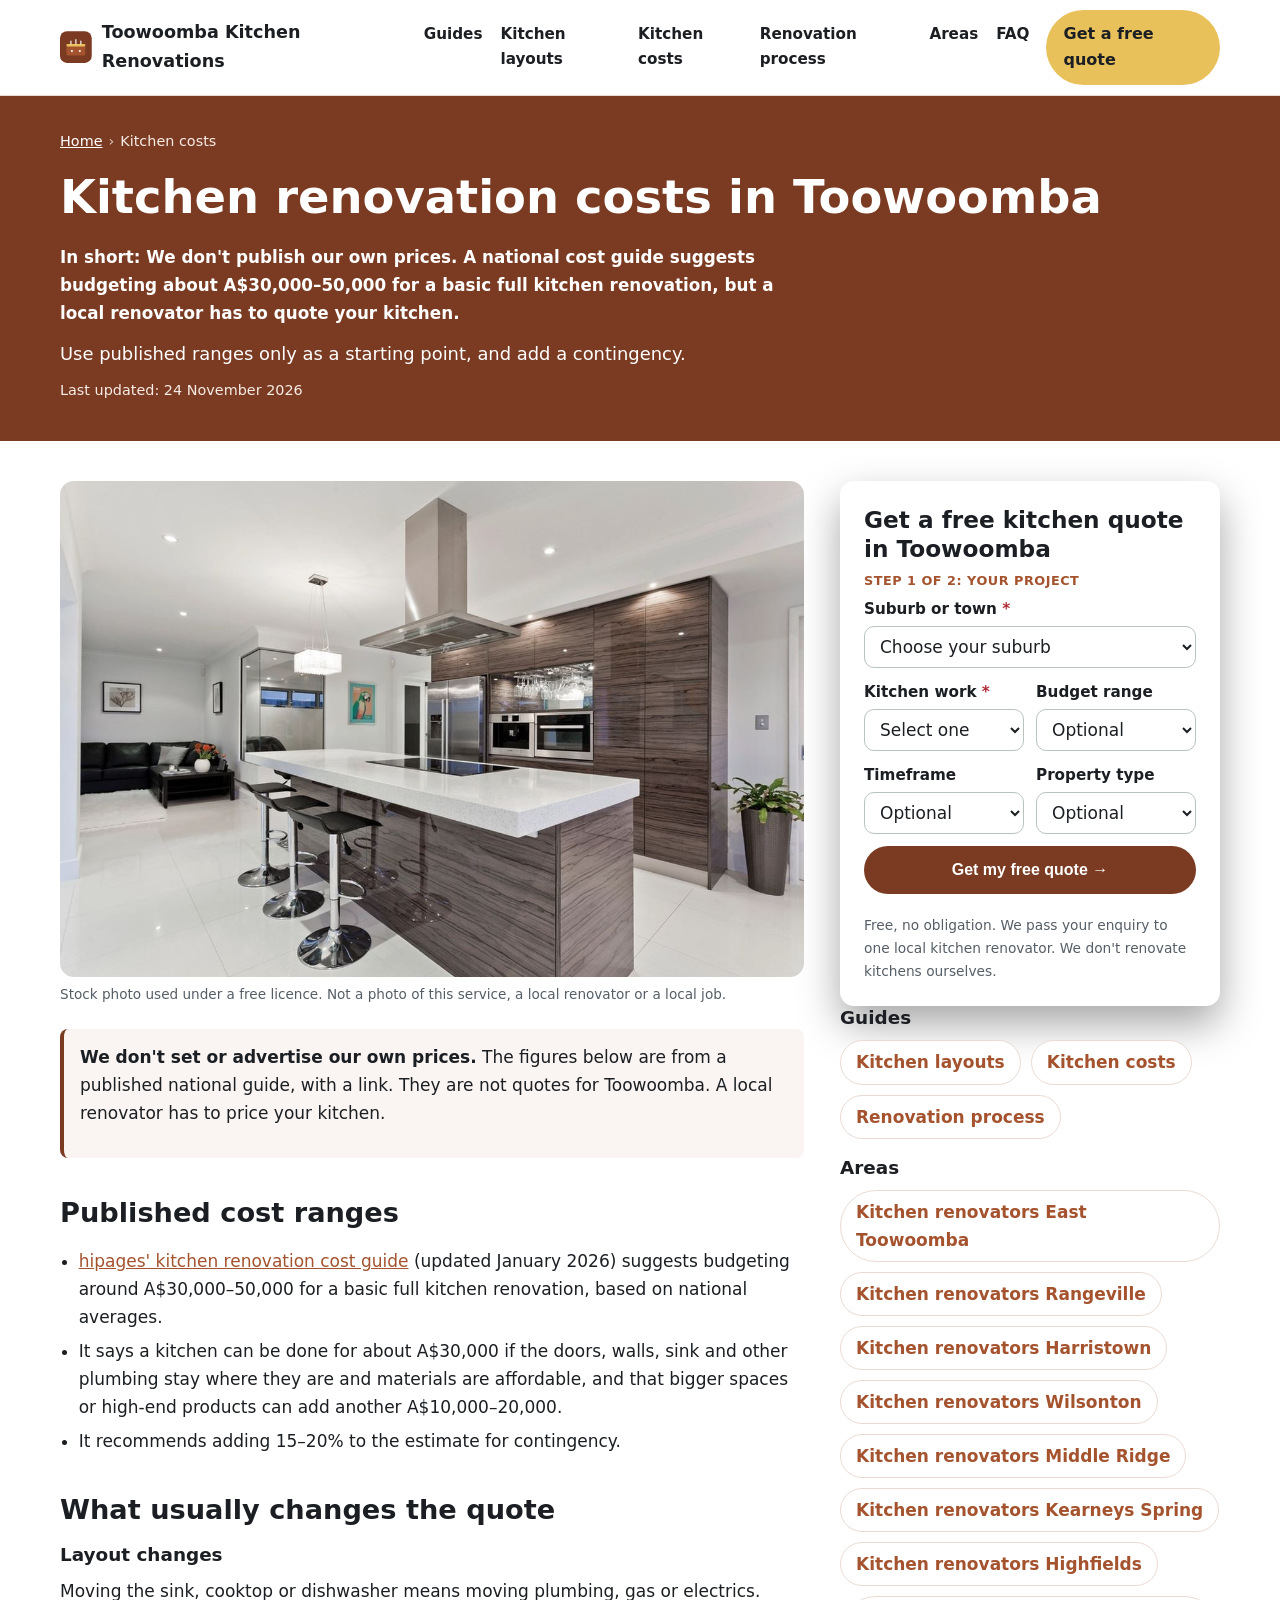
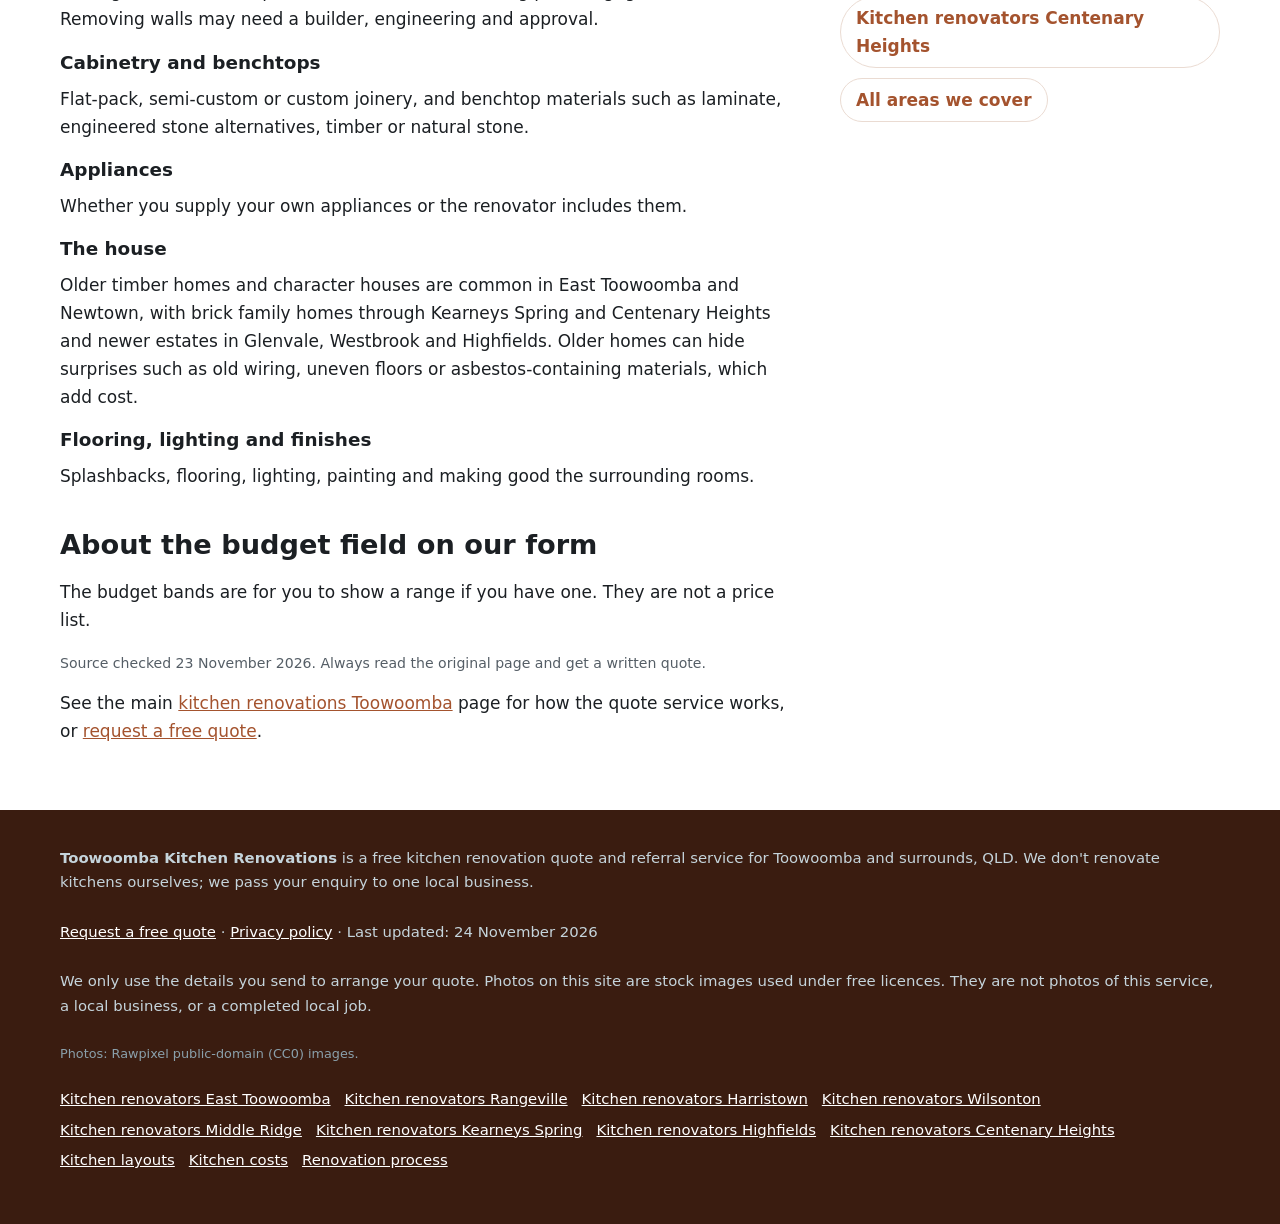
<file: kitchen-renovation-costs/index.html>
<!doctype html>
<html lang="en-AU">
<head>
<meta charset="utf-8">
<!-- Search Console verification meta tag goes here once the property is created -->
<meta name="viewport" content="width=device-width, initial-scale=1">
<title>Kitchen Renovation Costs in Toowoomba | What Affects the Price</title>
<meta name="description" content="What affects kitchen renovation costs in Toowoomba, with published ranges from a named national guide. Not our prices. Request a free quote.">
<link rel="canonical" href="https://toowoombakitchenrenovations.com.au/kitchen-renovation-costs/">
<link rel="icon" href="/favicon.svg" type="image/svg+xml">
<meta name="theme-color" content="#7a3b22">
<meta property="og:type" content="article">
<meta property="og:locale" content="en_AU">
<meta property="og:site_name" content="Toowoomba Kitchen Renovations">
<meta property="og:title" content="Kitchen Renovation Costs in Toowoomba | What Affects the Price">
<meta property="og:description" content="What affects kitchen renovation costs in Toowoomba, with published ranges from a named national guide. Not our prices. Request a free quote.">
<meta property="og:url" content="https://toowoombakitchenrenovations.com.au/kitchen-renovation-costs/">
<meta property="og:image" content="https://toowoombakitchenrenovations.com.au/img/hero.jpg">
<meta name="twitter:card" content="summary_large_image">
<meta name="twitter:image" content="https://toowoombakitchenrenovations.com.au/img/hero.jpg">
<script>document.documentElement.classList.add('js')</script>
<link rel="stylesheet" href="/styles.css">
<!-- GA4 Measurement ID G-WRFF154B2P -->
<script async src="https://www.googletagmanager.com/gtag/js?id=G-WRFF154B2P"></script>
<script>window.dataLayer=window.dataLayer||[];function gtag(){dataLayer.push(arguments);}gtag('js',new Date());gtag('config','G-WRFF154B2P');</script>
<script type="application/ld+json">
{
 "@context": "https://schema.org",
 "@type": "WebPage",
 "@id": "https://toowoombakitchenrenovations.com.au/kitchen-renovation-costs/#webpage",
 "url": "https://toowoombakitchenrenovations.com.au/kitchen-renovation-costs/",
 "name": "Kitchen Renovation Costs in Toowoomba | What Affects the Price",
 "description": "What affects kitchen renovation costs in Toowoomba, with published ranges from a named national guide. Not our prices. Request a free quote.",
 "inLanguage": "en-AU",
 "dateModified": "2026-11-24",
 "isPartOf": {
  "@id": "https://toowoombakitchenrenovations.com.au/#website"
 }
}
</script>
<script type="application/ld+json">
{
 "@context": "https://schema.org",
 "@type": "BreadcrumbList",
 "itemListElement": [
  {
   "@type": "ListItem",
   "position": 1,
   "name": "Home",
   "item": "https://toowoombakitchenrenovations.com.au/"
  },
  {
   "@type": "ListItem",
   "position": 2,
   "name": "Kitchen Renovation Costs in Toowoomba",
   "item": "https://toowoombakitchenrenovations.com.au/kitchen-renovation-costs/"
  }
 ]
}
</script>
<script type="application/ld+json">
{
 "@context": "https://schema.org",
 "@type": "Service",
 "@id": "https://toowoombakitchenrenovations.com.au/kitchen-renovation-costs/#service",
 "name": "Kitchen Renovation Costs in Toowoomba",
 "serviceType": "Kitchen renovator referral and quote service",
 "url": "https://toowoombakitchenrenovations.com.au/kitchen-renovation-costs/",
 "provider": {
  "@type": "Organization",
  "name": "Toowoomba Kitchen Renovations",
  "url": "https://toowoombakitchenrenovations.com.au/"
 },
 "areaServed": [
  {
   "@type": "Place",
   "name": "Toowoomba, QLD"
  }
 ]
}
</script>
</head>
<body>
<a class="skip-link" href="#main">Skip to content</a>
<header class="site-header">
  <div class="wrap">
    <a class="brand" href="/" aria-label="Toowoomba Kitchen Renovations home">
      <svg viewBox="0 0 64 64" aria-hidden="true"><rect width="64" height="64" rx="14" fill="#7a3b22"/><rect x="13" y="30" width="38" height="19" rx="3" fill="#a4532e"/><rect x="13" y="26" width="38" height="5" rx="2" fill="#e8c15a"/><circle cx="24" cy="40" r="2.2" fill="#faf5f2"/><circle cx="40" cy="40" r="2.2" fill="#faf5f2"/><path d="M22 20v6M32 17v9M42 20v6" stroke="#faf5f2" stroke-width="2.4" stroke-linecap="round"/></svg>
      Toowoomba Kitchen Renovations
    </a>
    <nav class="nav" aria-label="Main">
      <a href="/#guides">Guides</a><a href="/kitchen-layouts/">Kitchen layouts</a><a href="/kitchen-renovation-costs/">Kitchen costs</a><a href="/kitchen-renovation-process/">Renovation process</a><a href="/#areas">Areas</a><a href="/#faq">FAQ</a>
    </nav>
    <a class="btn btn-call header-call" href="#quote">Get a free quote</a>
  </div>
</header>
<main id="main">
<section class="page-hero" aria-labelledby="h1">
  <div class="wrap">
    <nav class="crumbs" aria-label="Breadcrumb"><ol><li><a href="/">Home</a></li><li aria-current="page">Kitchen costs</li></ol></nav>
    <h1 id="h1">Kitchen renovation costs in Toowoomba</h1>
    <p class="summary">In short: We don&#x27;t publish our own prices. A national cost guide suggests budgeting about A$30,000–50,000 for a basic full kitchen renovation, but a local renovator has to quote your kitchen.</p>
    <p class="lead">Use published ranges only as a starting point, and add a contingency.</p>
    <p class="updated">Last updated: 24 November 2026</p>
  </div>
</section>
<div class="wrap page-grid">
  <article class="page-body">
<figure><img src="/img/costs.jpg" width="1200" height="800" style="aspect-ratio:3/2;object-fit:cover" alt="Modern kitchen with an island and bar stools" decoding="async"><figcaption>Stock photo used under a free licence. Not a photo of this service, a local renovator or a local job.</figcaption></figure>

<div class="callout"><p><strong>We don't set or advertise our own prices.</strong> The figures below are from a published national guide, with a link. They are not quotes for Toowoomba. A local renovator has to price your kitchen.</p></div>
<h2>Published cost ranges</h2>
<ul class="clean">
<li><a href="https://hipages.com.au/article/how_much_does_kitchen_renovation_cost" rel="noopener">hipages' kitchen renovation cost guide</a> (updated January 2026) suggests budgeting around A$30,000–50,000 for a basic full kitchen renovation, based on national averages.</li>
<li>It says a kitchen can be done for about A$30,000 if the doors, walls, sink and other plumbing stay where they are and materials are affordable, and that bigger spaces or high-end products can add another A$10,000–20,000.</li>
<li>It recommends adding 15–20% to the estimate for contingency.</li>
</ul>
<h2>What usually changes the quote</h2>
<h3>Layout changes</h3>
<p>Moving the sink, cooktop or dishwasher means moving plumbing, gas or electrics. Removing walls may need a builder, engineering and approval.</p>
<h3>Cabinetry and benchtops</h3>
<p>Flat-pack, semi-custom or custom joinery, and benchtop materials such as laminate, engineered stone alternatives, timber or natural stone.</p>
<h3>Appliances</h3>
<p>Whether you supply your own appliances or the renovator includes them.</p>
<h3>The house</h3>
<p>Older timber homes and character houses are common in East Toowoomba and Newtown, with brick family homes through Kearneys Spring and Centenary Heights and newer estates in Glenvale, Westbrook and Highfields. Older homes can hide surprises such as old wiring, uneven floors or asbestos-containing materials, which add cost.</p>
<h3>Flooring, lighting and finishes</h3>
<p>Splashbacks, flooring, lighting, painting and making good the surrounding rooms.</p>
<h2>About the budget field on our form</h2>
<p>The budget bands are for you to show a range if you have one. They are not a price list.</p>
<p class="sources">Source checked 23 November 2026. Always read the original page and get a written quote.</p>

<p class="home-link">See the main <a href="/">kitchen renovations Toowoomba</a> page for how the quote service works, or <a href="#quote">request a free quote</a>.</p>
  </article>
  <aside class="page-aside">
    <div class="hero-form-card" id="quote">
      <h2 id="quote-h">Get a free kitchen quote in Toowoomba</h2>
      <form class="quote-form two-step" id="quote-form" data-form="kitchen_renovation_quote" action="https://formsubmit.co/quotes@toowoombakitchenrenovations.com.au" method="post" novalidate>
        <input type="hidden" name="_subject" value="New quote request – toowoombakitchenrenovations.com.au">
        <input type="hidden" name="_captcha" value="true">
        <input type="hidden" name="_template" value="table">
        <input type="hidden" name="_next" value="https://toowoombakitchenrenovations.com.au/thanks.html?lead=1">
        <input type="hidden" name="_autoresponse" value="Thanks for your kitchen renovation request. We&#x27;ve received it and are passing it to a local kitchen renovator, who&#x27;ll be in touch about your project.">
        <input type="text" name="_honey" style="display:none" tabindex="-1" autocomplete="off" aria-hidden="true">
        <input type="hidden" name="source" value="toowoombakitchenrenovations.com.au">
        <input type="hidden" name="page" value="/kitchen-renovation-costs/">
        <fieldset class="step step-1">
          <legend class="step-label">Step 1 of 2: your project</legend>
          <div class="full"><label for="suburb">Suburb or town <span class="req" aria-hidden="true">*</span></label>
            <select id="suburb" name="suburb" required><option value="">Choose your suburb</option><option>Toowoomba City</option><option>East Toowoomba</option><option>South Toowoomba</option><option>North Toowoomba</option><option>Newtown</option><option>Rangeville</option><option>Mount Lofty</option><option>Prince Henry Heights</option><option>Blue Mountain Heights</option><option>Centenary Heights</option><option>Middle Ridge</option><option>Kearneys Spring</option><option>Darling Heights</option><option>Harristown</option><option>Wilsonton</option><option>Wilsonton Heights</option><option>Glenvale</option><option>Harlaxton</option><option>Rockville</option><option>Torrington</option><option>Westbrook</option><option>Drayton</option><option>Cranley</option><option>Highfields</option><option>Cotswold Hills</option><option>Kleinton</option><option>Meringandan West</option><option>Hodgson Vale</option><option value="Other">Other (tell us below)</option></select></div>
          <div class="full other-wrap"><label for="suburb_other">Other suburb or town</label><input id="suburb_other" name="suburb_other" type="text" autocomplete="address-level2"></div>
          <div><label for="proj_type">Kitchen work <span class="req" aria-hidden="true">*</span></label>
            <select id="proj_type" name="kitchen_work" required><option value="">Select one</option><option>Full kitchen renovation</option><option>New cabinets and benchtops</option><option>Change the layout / open up</option><option>Kitchen in a new extension</option><option>Not sure</option></select></div>
          <div><label for="budget">Budget range</label>
            <select id="budget" name="budget"><option value="">Optional</option><option>Under $20,000</option><option>$20,000–$35,000</option><option>$35,000–$50,000</option><option>$50,000–$75,000</option><option>$75,000 or more</option><option>Not sure / want advice</option></select></div>
          <div><label for="timeframe">Timeframe</label>
            <select id="timeframe" name="timeframe"><option value="">Optional</option><option>ASAP / within a month</option><option>Next 1–3 months</option><option>3–6 months</option><option>6–12 months</option><option>Just researching</option></select></div>
          <div><label for="extra1">Property type</label>
            <select id="extra1" name="property_type"><option value="">Optional</option><option>House</option><option>Unit or apartment</option><option>Townhouse</option><option>Not sure</option></select></div>
          <div class="full js-only"><button class="btn btn-primary btn-block" type="button" id="to-step-2">Get my free quote →</button></div>
          <p class="microcopy full">Free, no obligation. We pass your enquiry to one local kitchen renovator. We don't renovate kitchens ourselves.</p>
          <p class="form-error full" id="step1-error" role="alert" hidden>Please choose your suburb and the kitchen work you want.</p>
        </fieldset>
        <fieldset class="step step-2" id="step-2">
          <legend class="step-label">Step 2 of 2: your details</legend>
          <div><label for="name">Name <span class="req" aria-hidden="true">*</span></label><input id="name" name="name" type="text" autocomplete="name" required></div>
          <div><label for="phone">Phone <span class="req" aria-hidden="true">*</span></label><input id="phone" name="phone" type="tel" autocomplete="tel" inputmode="tel" required></div>
          <div class="full"><label for="email">Email <span class="req" aria-hidden="true">*</span></label><input id="email" name="email" type="email" autocomplete="email" required></div>
          <div class="full"><label for="message">Anything else we should pass on?</label><textarea id="message" name="message" rows="2" placeholder="e.g. L-shaped kitchen in East Toowoomba, want to open up to the living area"></textarea></div>
          <p class="consent full">By sending this form you agree we can share your details with one local kitchen renovator so they can quote for your project. See our <a href="/privacy.html">privacy policy</a>.</p>
          <div class="full step2-actions"><button class="btn btn-primary" type="submit">Send my quote request</button><button class="btn-link js-only" type="button" id="back-1">← Back</button></div>
        </fieldset>
      </form>
    </div>
    <h3>Guides</h3>
    <ul class="link-list"><li><a href="/kitchen-layouts/">Kitchen layouts</a></li><li><a href="/kitchen-renovation-costs/">Kitchen costs</a></li><li><a href="/kitchen-renovation-process/">Renovation process</a></li></ul>
    <h3>Areas</h3>
    <ul class="link-list"><li><a href="/kitchen-renovations-east-toowoomba/">Kitchen renovators East Toowoomba</a></li><li><a href="/kitchen-renovations-rangeville/">Kitchen renovators Rangeville</a></li><li><a href="/kitchen-renovations-harristown/">Kitchen renovators Harristown</a></li><li><a href="/kitchen-renovations-wilsonton/">Kitchen renovators Wilsonton</a></li><li><a href="/kitchen-renovations-middle-ridge/">Kitchen renovators Middle Ridge</a></li><li><a href="/kitchen-renovations-kearneys-spring/">Kitchen renovators Kearneys Spring</a></li><li><a href="/kitchen-renovations-highfields/">Kitchen renovators Highfields</a></li><li><a href="/kitchen-renovations-centenary-heights/">Kitchen renovators Centenary Heights</a></li><li><a href="/#areas">All areas we cover</a></li></ul>
  </aside>
</div>
</main>
<footer class="site-footer">
  <div class="wrap">
    <p><strong>Toowoomba Kitchen Renovations</strong> is a free kitchen renovation quote and referral service for Toowoomba and surrounds, QLD. We don't renovate kitchens ourselves; we pass your enquiry to one local business.</p>
    <p><a href="#quote">Request a free quote</a> · <a href="/privacy.html">Privacy policy</a> · Last updated: 24 November 2026</p>
    <p>We only use the details you send to arrange your quote. Photos on this site are stock images used under free licences. They are not photos of this service, a local business, or a completed local job.</p>
    <p class="credit-line">Photos: Rawpixel public-domain (CC0) images.</p>
    <p class="footer-links"><a href="/kitchen-renovations-east-toowoomba/">Kitchen renovators East Toowoomba</a> <a href="/kitchen-renovations-rangeville/">Kitchen renovators Rangeville</a> <a href="/kitchen-renovations-harristown/">Kitchen renovators Harristown</a> <a href="/kitchen-renovations-wilsonton/">Kitchen renovators Wilsonton</a> <a href="/kitchen-renovations-middle-ridge/">Kitchen renovators Middle Ridge</a> <a href="/kitchen-renovations-kearneys-spring/">Kitchen renovators Kearneys Spring</a> <a href="/kitchen-renovations-highfields/">Kitchen renovators Highfields</a> <a href="/kitchen-renovations-centenary-heights/">Kitchen renovators Centenary Heights</a> <a href="/kitchen-layouts/">Kitchen layouts</a> <a href="/kitchen-renovation-costs/">Kitchen costs</a> <a href="/kitchen-renovation-process/">Renovation process</a></p>
  </div>
</footer>

<div class="mobile-call" aria-label="Quick contact">
  <a class="btn btn-call" href="#quote">Get a free quote</a>
</div>
<script src="/form.js" defer></script>
<script>(function(){var b=document.querySelector('.mobile-call'),q=document.getElementById('quote');if(!b||!q||!('IntersectionObserver' in window))return;new IntersectionObserver(function(e){b.classList.toggle('mc-off',e[0].isIntersecting)},{threshold:.15}).observe(q)})();</script>

</body>
</html>
</file>
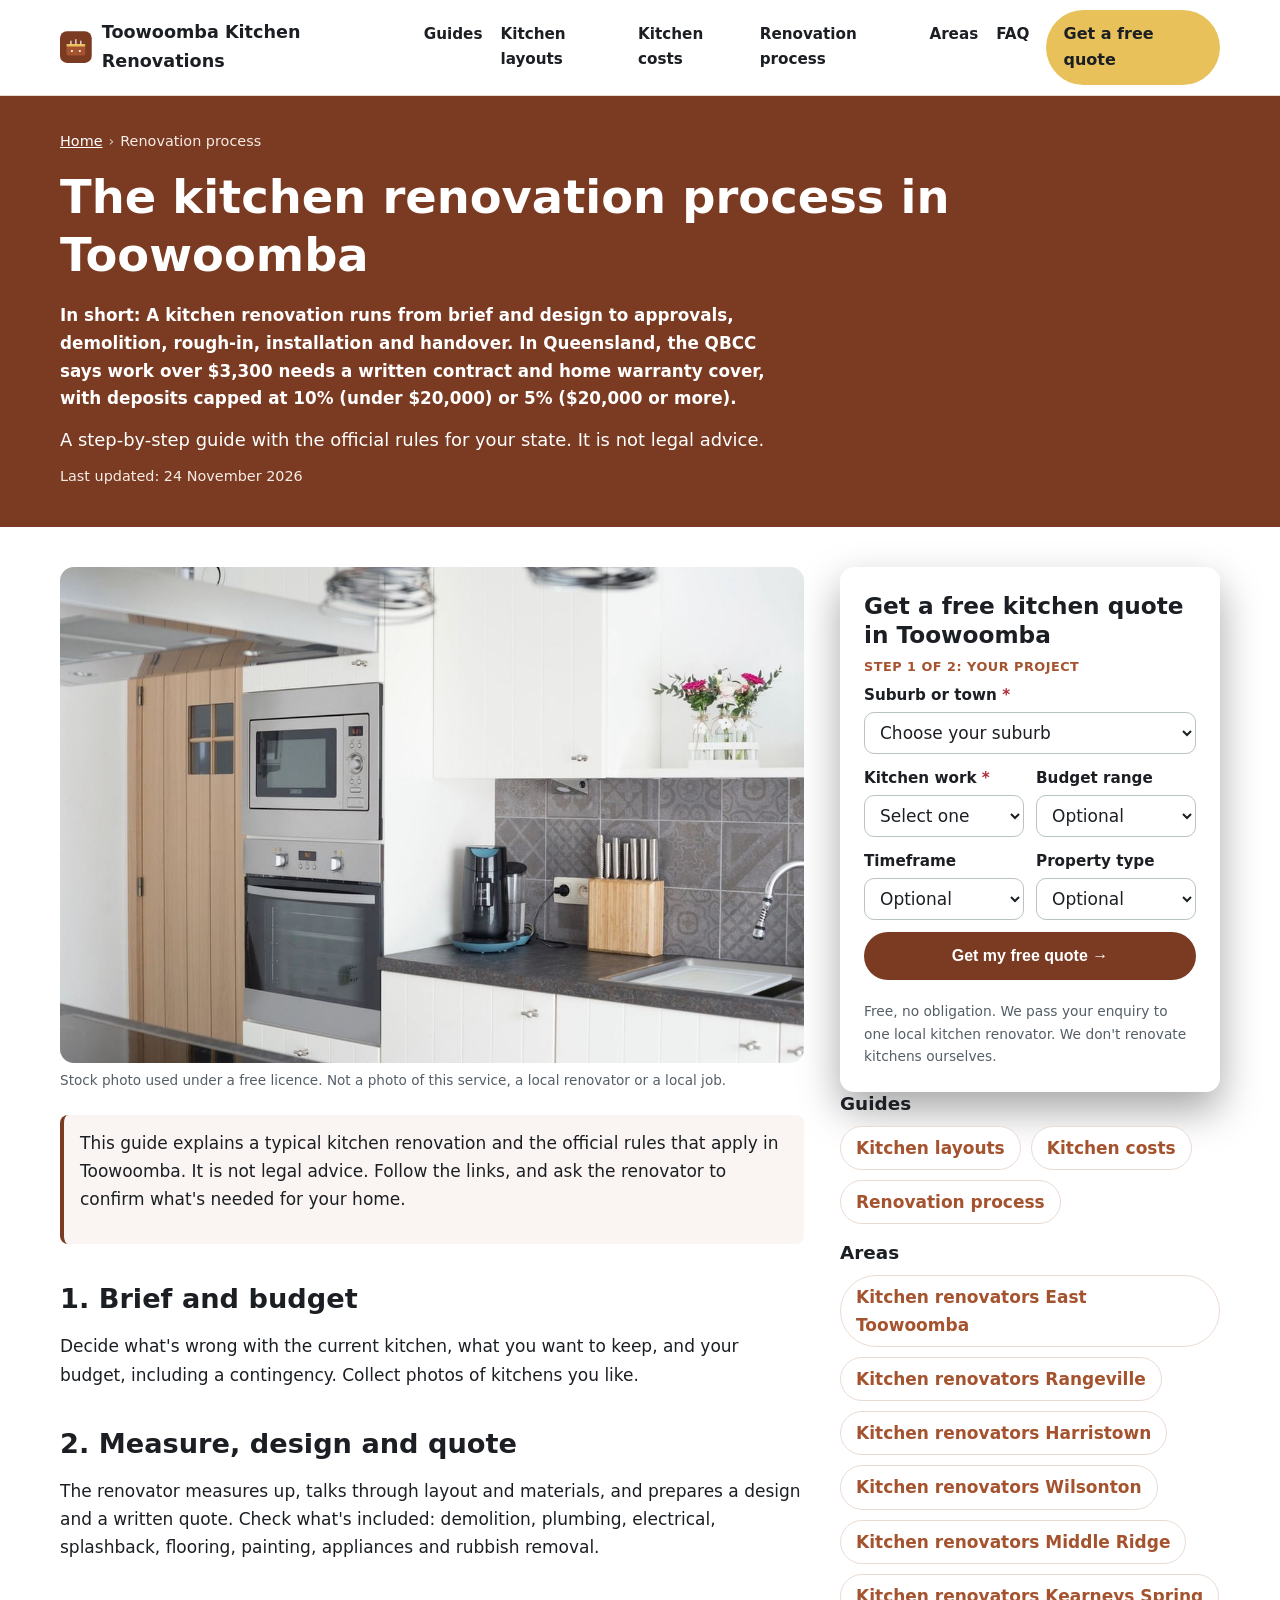
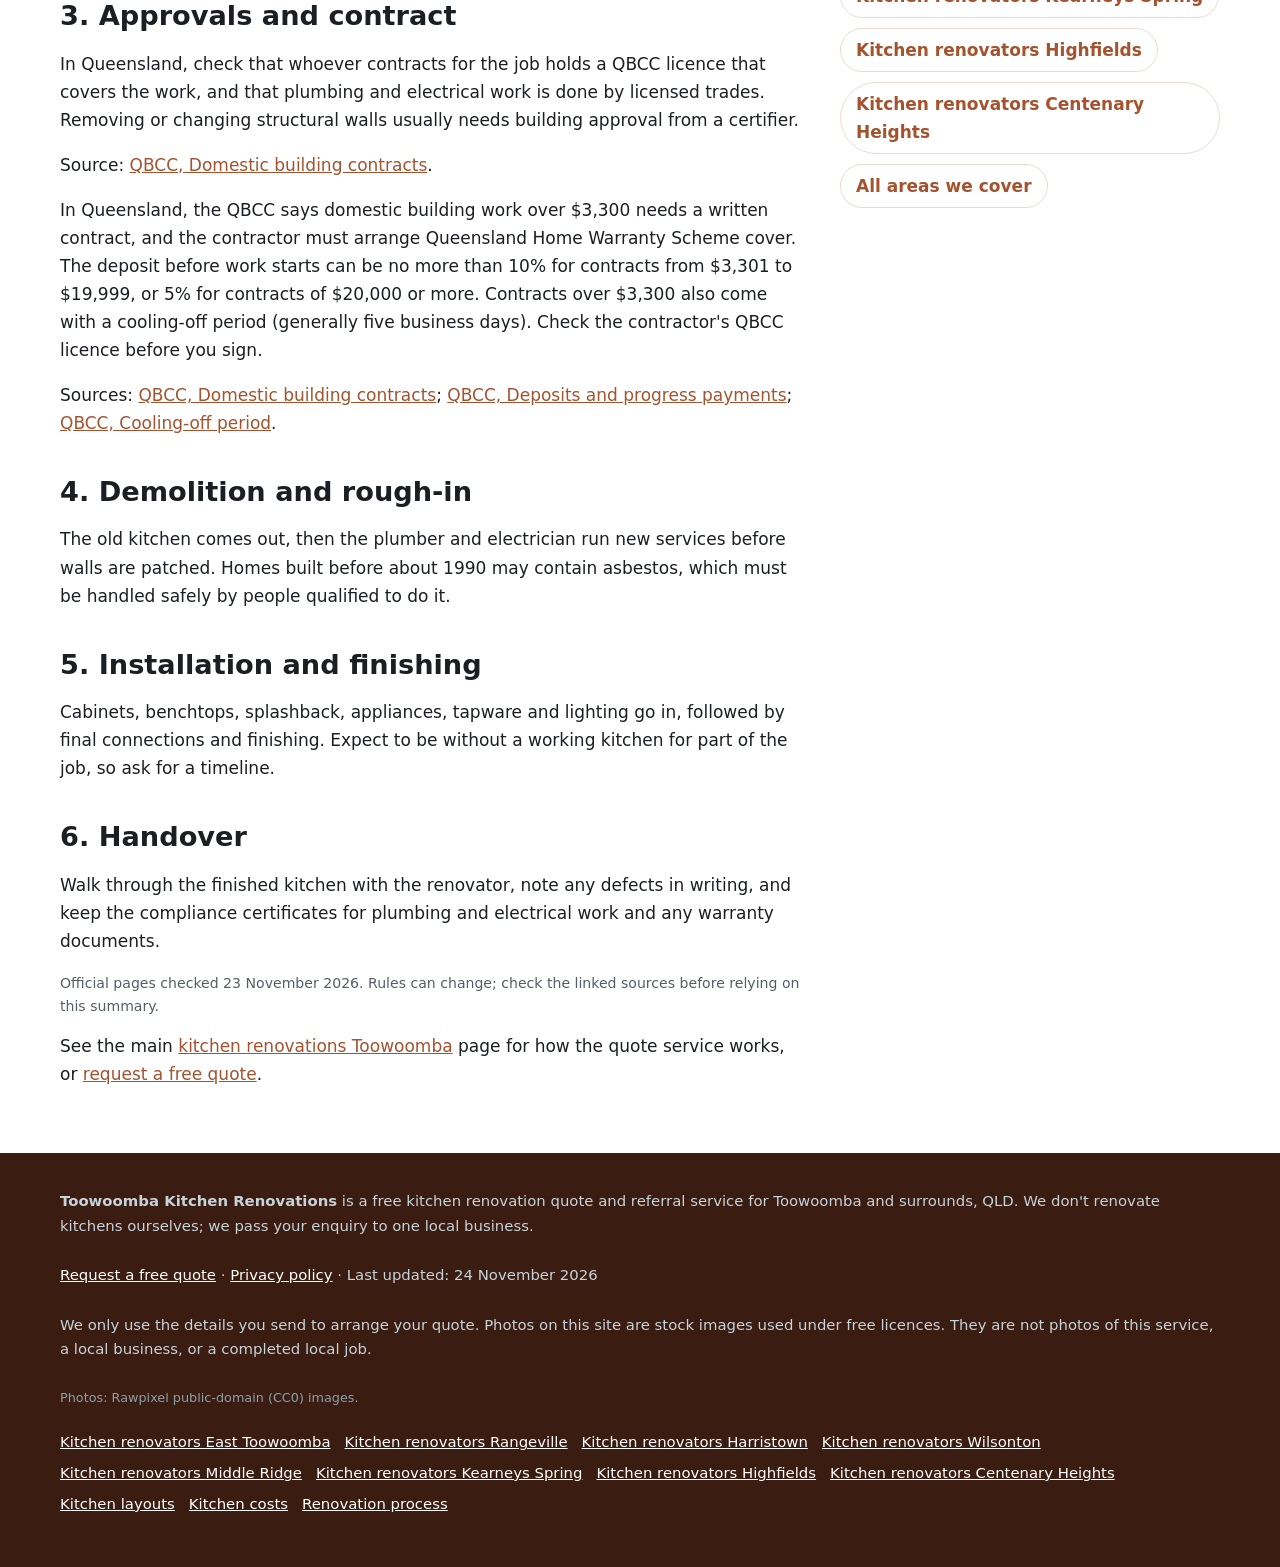
<file: kitchen-renovation-process/index.html>
<!doctype html>
<html lang="en-AU">
<head>
<meta charset="utf-8">
<!-- Search Console verification meta tag goes here once the property is created -->
<meta name="viewport" content="width=device-width, initial-scale=1">
<title>Kitchen Renovation Process in Toowoomba | Steps, Licences and Approvals</title>
<meta name="description" content="How a kitchen renovation works in Toowoomba: the steps, and the QLD licence, contract and approval rules, with official sources.">
<link rel="canonical" href="https://toowoombakitchenrenovations.com.au/kitchen-renovation-process/">
<link rel="icon" href="/favicon.svg" type="image/svg+xml">
<meta name="theme-color" content="#7a3b22">
<meta property="og:type" content="article">
<meta property="og:locale" content="en_AU">
<meta property="og:site_name" content="Toowoomba Kitchen Renovations">
<meta property="og:title" content="Kitchen Renovation Process in Toowoomba | Steps, Licences and Approvals">
<meta property="og:description" content="How a kitchen renovation works in Toowoomba: the steps, and the QLD licence, contract and approval rules, with official sources.">
<meta property="og:url" content="https://toowoombakitchenrenovations.com.au/kitchen-renovation-process/">
<meta property="og:image" content="https://toowoombakitchenrenovations.com.au/img/hero.jpg">
<meta name="twitter:card" content="summary_large_image">
<meta name="twitter:image" content="https://toowoombakitchenrenovations.com.au/img/hero.jpg">
<script>document.documentElement.classList.add('js')</script>
<link rel="stylesheet" href="/styles.css">
<!-- GA4 Measurement ID G-WRFF154B2P -->
<script async src="https://www.googletagmanager.com/gtag/js?id=G-WRFF154B2P"></script>
<script>window.dataLayer=window.dataLayer||[];function gtag(){dataLayer.push(arguments);}gtag('js',new Date());gtag('config','G-WRFF154B2P');</script>
<script type="application/ld+json">
{
 "@context": "https://schema.org",
 "@type": "WebPage",
 "@id": "https://toowoombakitchenrenovations.com.au/kitchen-renovation-process/#webpage",
 "url": "https://toowoombakitchenrenovations.com.au/kitchen-renovation-process/",
 "name": "Kitchen Renovation Process in Toowoomba | Steps, Licences and Approvals",
 "description": "How a kitchen renovation works in Toowoomba: the steps, and the QLD licence, contract and approval rules, with official sources.",
 "inLanguage": "en-AU",
 "dateModified": "2026-11-24",
 "isPartOf": {
  "@id": "https://toowoombakitchenrenovations.com.au/#website"
 }
}
</script>
<script type="application/ld+json">
{
 "@context": "https://schema.org",
 "@type": "BreadcrumbList",
 "itemListElement": [
  {
   "@type": "ListItem",
   "position": 1,
   "name": "Home",
   "item": "https://toowoombakitchenrenovations.com.au/"
  },
  {
   "@type": "ListItem",
   "position": 2,
   "name": "Kitchen Renovation Process in Toowoomba",
   "item": "https://toowoombakitchenrenovations.com.au/kitchen-renovation-process/"
  }
 ]
}
</script>
<script type="application/ld+json">
{
 "@context": "https://schema.org",
 "@type": "Service",
 "@id": "https://toowoombakitchenrenovations.com.au/kitchen-renovation-process/#service",
 "name": "Kitchen Renovation Process in Toowoomba",
 "serviceType": "Kitchen renovator referral and quote service",
 "url": "https://toowoombakitchenrenovations.com.au/kitchen-renovation-process/",
 "provider": {
  "@type": "Organization",
  "name": "Toowoomba Kitchen Renovations",
  "url": "https://toowoombakitchenrenovations.com.au/"
 },
 "areaServed": [
  {
   "@type": "Place",
   "name": "Toowoomba, QLD"
  }
 ]
}
</script>
</head>
<body>
<a class="skip-link" href="#main">Skip to content</a>
<header class="site-header">
  <div class="wrap">
    <a class="brand" href="/" aria-label="Toowoomba Kitchen Renovations home">
      <svg viewBox="0 0 64 64" aria-hidden="true"><rect width="64" height="64" rx="14" fill="#7a3b22"/><rect x="13" y="30" width="38" height="19" rx="3" fill="#a4532e"/><rect x="13" y="26" width="38" height="5" rx="2" fill="#e8c15a"/><circle cx="24" cy="40" r="2.2" fill="#faf5f2"/><circle cx="40" cy="40" r="2.2" fill="#faf5f2"/><path d="M22 20v6M32 17v9M42 20v6" stroke="#faf5f2" stroke-width="2.4" stroke-linecap="round"/></svg>
      Toowoomba Kitchen Renovations
    </a>
    <nav class="nav" aria-label="Main">
      <a href="/#guides">Guides</a><a href="/kitchen-layouts/">Kitchen layouts</a><a href="/kitchen-renovation-costs/">Kitchen costs</a><a href="/kitchen-renovation-process/">Renovation process</a><a href="/#areas">Areas</a><a href="/#faq">FAQ</a>
    </nav>
    <a class="btn btn-call header-call" href="#quote">Get a free quote</a>
  </div>
</header>
<main id="main">
<section class="page-hero" aria-labelledby="h1">
  <div class="wrap">
    <nav class="crumbs" aria-label="Breadcrumb"><ol><li><a href="/">Home</a></li><li aria-current="page">Renovation process</li></ol></nav>
    <h1 id="h1">The kitchen renovation process in Toowoomba</h1>
    <p class="summary">In short: A kitchen renovation runs from brief and design to approvals, demolition, rough-in, installation and handover. In Queensland, the QBCC says work over $3,300 needs a written contract and home warranty cover, with deposits capped at 10% (under $20,000) or 5% ($20,000 or more).</p>
    <p class="lead">A step-by-step guide with the official rules for your state. It is not legal advice.</p>
    <p class="updated">Last updated: 24 November 2026</p>
  </div>
</section>
<div class="wrap page-grid">
  <article class="page-body">
<figure><img src="/img/rules.jpg" width="1200" height="800" style="aspect-ratio:3/2;object-fit:cover" alt="Kitchen with built-in ovens and white cabinets" decoding="async"><figcaption>Stock photo used under a free licence. Not a photo of this service, a local renovator or a local job.</figcaption></figure>

<div class="callout"><p>This guide explains a typical kitchen renovation and the official rules that apply in Toowoomba. It is not legal advice. Follow the links, and ask the renovator to confirm what's needed for your home.</p></div>
<h2>1. Brief and budget</h2>
<p>Decide what's wrong with the current kitchen, what you want to keep, and your budget, including a contingency. Collect photos of kitchens you like.</p>
<h2>2. Measure, design and quote</h2>
<p>The renovator measures up, talks through layout and materials, and prepares a design and a written quote. Check what's included: demolition, plumbing, electrical, splashback, flooring, painting, appliances and rubbish removal.</p>
<h2>3. Approvals and contract</h2>
<p>In Queensland, check that whoever contracts for the job holds a QBCC licence that covers the work, and that plumbing and electrical work is done by licensed trades. Removing or changing structural walls usually needs building approval from a certifier.</p>
<p>Source: <a href="https://www.qbcc.qld.gov.au/running-your-business/contracts/domestic-building-contracts" rel="noopener">QBCC, Domestic building contracts</a>.</p>
<p>In Queensland, the QBCC says domestic building work over $3,300 needs a written contract, and the contractor must arrange Queensland Home Warranty Scheme cover. The deposit before work starts can be no more than 10% for contracts from $3,301 to $19,999, or 5% for contracts of $20,000 or more. Contracts over $3,300 also come with a cooling-off period (generally five business days). Check the contractor's QBCC licence before you sign.</p>
<p>Sources: <a href="https://www.qbcc.qld.gov.au/running-your-business/contracts/domestic-building-contracts" rel="noopener">QBCC, Domestic building contracts</a>; <a href="https://www.qbcc.qld.gov.au/home-owner-hub/build-renovate/contracts-payments/deposits-progress-payments" rel="noopener">QBCC, Deposits and progress payments</a>; <a href="https://www.qbcc.qld.gov.au/home-owner-hub/build-renovate/contracts-payments/cooling-off-period" rel="noopener">QBCC, Cooling-off period</a>.</p>
<h2>4. Demolition and rough-in</h2>
<p>The old kitchen comes out, then the plumber and electrician run new services before walls are patched. Homes built before about 1990 may contain asbestos, which must be handled safely by people qualified to do it.</p>
<h2>5. Installation and finishing</h2>
<p>Cabinets, benchtops, splashback, appliances, tapware and lighting go in, followed by final connections and finishing. Expect to be without a working kitchen for part of the job, so ask for a timeline.</p>
<h2>6. Handover</h2>
<p>Walk through the finished kitchen with the renovator, note any defects in writing, and keep the compliance certificates for plumbing and electrical work and any warranty documents.</p>
<p class="sources">Official pages checked 23 November 2026. Rules can change; check the linked sources before relying on this summary.</p>

<p class="home-link">See the main <a href="/">kitchen renovations Toowoomba</a> page for how the quote service works, or <a href="#quote">request a free quote</a>.</p>
  </article>
  <aside class="page-aside">
    <div class="hero-form-card" id="quote">
      <h2 id="quote-h">Get a free kitchen quote in Toowoomba</h2>
      <form class="quote-form two-step" id="quote-form" data-form="kitchen_renovation_quote" action="https://formsubmit.co/quotes@toowoombakitchenrenovations.com.au" method="post" novalidate>
        <input type="hidden" name="_subject" value="New quote request – toowoombakitchenrenovations.com.au">
        <input type="hidden" name="_captcha" value="true">
        <input type="hidden" name="_template" value="table">
        <input type="hidden" name="_next" value="https://toowoombakitchenrenovations.com.au/thanks.html?lead=1">
        <input type="hidden" name="_autoresponse" value="Thanks for your kitchen renovation request. We&#x27;ve received it and are passing it to a local kitchen renovator, who&#x27;ll be in touch about your project.">
        <input type="text" name="_honey" style="display:none" tabindex="-1" autocomplete="off" aria-hidden="true">
        <input type="hidden" name="source" value="toowoombakitchenrenovations.com.au">
        <input type="hidden" name="page" value="/kitchen-renovation-process/">
        <fieldset class="step step-1">
          <legend class="step-label">Step 1 of 2: your project</legend>
          <div class="full"><label for="suburb">Suburb or town <span class="req" aria-hidden="true">*</span></label>
            <select id="suburb" name="suburb" required><option value="">Choose your suburb</option><option>Toowoomba City</option><option>East Toowoomba</option><option>South Toowoomba</option><option>North Toowoomba</option><option>Newtown</option><option>Rangeville</option><option>Mount Lofty</option><option>Prince Henry Heights</option><option>Blue Mountain Heights</option><option>Centenary Heights</option><option>Middle Ridge</option><option>Kearneys Spring</option><option>Darling Heights</option><option>Harristown</option><option>Wilsonton</option><option>Wilsonton Heights</option><option>Glenvale</option><option>Harlaxton</option><option>Rockville</option><option>Torrington</option><option>Westbrook</option><option>Drayton</option><option>Cranley</option><option>Highfields</option><option>Cotswold Hills</option><option>Kleinton</option><option>Meringandan West</option><option>Hodgson Vale</option><option value="Other">Other (tell us below)</option></select></div>
          <div class="full other-wrap"><label for="suburb_other">Other suburb or town</label><input id="suburb_other" name="suburb_other" type="text" autocomplete="address-level2"></div>
          <div><label for="proj_type">Kitchen work <span class="req" aria-hidden="true">*</span></label>
            <select id="proj_type" name="kitchen_work" required><option value="">Select one</option><option>Full kitchen renovation</option><option>New cabinets and benchtops</option><option>Change the layout / open up</option><option>Kitchen in a new extension</option><option>Not sure</option></select></div>
          <div><label for="budget">Budget range</label>
            <select id="budget" name="budget"><option value="">Optional</option><option>Under $20,000</option><option>$20,000–$35,000</option><option>$35,000–$50,000</option><option>$50,000–$75,000</option><option>$75,000 or more</option><option>Not sure / want advice</option></select></div>
          <div><label for="timeframe">Timeframe</label>
            <select id="timeframe" name="timeframe"><option value="">Optional</option><option>ASAP / within a month</option><option>Next 1–3 months</option><option>3–6 months</option><option>6–12 months</option><option>Just researching</option></select></div>
          <div><label for="extra1">Property type</label>
            <select id="extra1" name="property_type"><option value="">Optional</option><option>House</option><option>Unit or apartment</option><option>Townhouse</option><option>Not sure</option></select></div>
          <div class="full js-only"><button class="btn btn-primary btn-block" type="button" id="to-step-2">Get my free quote →</button></div>
          <p class="microcopy full">Free, no obligation. We pass your enquiry to one local kitchen renovator. We don't renovate kitchens ourselves.</p>
          <p class="form-error full" id="step1-error" role="alert" hidden>Please choose your suburb and the kitchen work you want.</p>
        </fieldset>
        <fieldset class="step step-2" id="step-2">
          <legend class="step-label">Step 2 of 2: your details</legend>
          <div><label for="name">Name <span class="req" aria-hidden="true">*</span></label><input id="name" name="name" type="text" autocomplete="name" required></div>
          <div><label for="phone">Phone <span class="req" aria-hidden="true">*</span></label><input id="phone" name="phone" type="tel" autocomplete="tel" inputmode="tel" required></div>
          <div class="full"><label for="email">Email <span class="req" aria-hidden="true">*</span></label><input id="email" name="email" type="email" autocomplete="email" required></div>
          <div class="full"><label for="message">Anything else we should pass on?</label><textarea id="message" name="message" rows="2" placeholder="e.g. L-shaped kitchen in East Toowoomba, want to open up to the living area"></textarea></div>
          <p class="consent full">By sending this form you agree we can share your details with one local kitchen renovator so they can quote for your project. See our <a href="/privacy.html">privacy policy</a>.</p>
          <div class="full step2-actions"><button class="btn btn-primary" type="submit">Send my quote request</button><button class="btn-link js-only" type="button" id="back-1">← Back</button></div>
        </fieldset>
      </form>
    </div>
    <h3>Guides</h3>
    <ul class="link-list"><li><a href="/kitchen-layouts/">Kitchen layouts</a></li><li><a href="/kitchen-renovation-costs/">Kitchen costs</a></li><li><a href="/kitchen-renovation-process/">Renovation process</a></li></ul>
    <h3>Areas</h3>
    <ul class="link-list"><li><a href="/kitchen-renovations-east-toowoomba/">Kitchen renovators East Toowoomba</a></li><li><a href="/kitchen-renovations-rangeville/">Kitchen renovators Rangeville</a></li><li><a href="/kitchen-renovations-harristown/">Kitchen renovators Harristown</a></li><li><a href="/kitchen-renovations-wilsonton/">Kitchen renovators Wilsonton</a></li><li><a href="/kitchen-renovations-middle-ridge/">Kitchen renovators Middle Ridge</a></li><li><a href="/kitchen-renovations-kearneys-spring/">Kitchen renovators Kearneys Spring</a></li><li><a href="/kitchen-renovations-highfields/">Kitchen renovators Highfields</a></li><li><a href="/kitchen-renovations-centenary-heights/">Kitchen renovators Centenary Heights</a></li><li><a href="/#areas">All areas we cover</a></li></ul>
  </aside>
</div>
</main>
<footer class="site-footer">
  <div class="wrap">
    <p><strong>Toowoomba Kitchen Renovations</strong> is a free kitchen renovation quote and referral service for Toowoomba and surrounds, QLD. We don't renovate kitchens ourselves; we pass your enquiry to one local business.</p>
    <p><a href="#quote">Request a free quote</a> · <a href="/privacy.html">Privacy policy</a> · Last updated: 24 November 2026</p>
    <p>We only use the details you send to arrange your quote. Photos on this site are stock images used under free licences. They are not photos of this service, a local business, or a completed local job.</p>
    <p class="credit-line">Photos: Rawpixel public-domain (CC0) images.</p>
    <p class="footer-links"><a href="/kitchen-renovations-east-toowoomba/">Kitchen renovators East Toowoomba</a> <a href="/kitchen-renovations-rangeville/">Kitchen renovators Rangeville</a> <a href="/kitchen-renovations-harristown/">Kitchen renovators Harristown</a> <a href="/kitchen-renovations-wilsonton/">Kitchen renovators Wilsonton</a> <a href="/kitchen-renovations-middle-ridge/">Kitchen renovators Middle Ridge</a> <a href="/kitchen-renovations-kearneys-spring/">Kitchen renovators Kearneys Spring</a> <a href="/kitchen-renovations-highfields/">Kitchen renovators Highfields</a> <a href="/kitchen-renovations-centenary-heights/">Kitchen renovators Centenary Heights</a> <a href="/kitchen-layouts/">Kitchen layouts</a> <a href="/kitchen-renovation-costs/">Kitchen costs</a> <a href="/kitchen-renovation-process/">Renovation process</a></p>
  </div>
</footer>

<div class="mobile-call" aria-label="Quick contact">
  <a class="btn btn-call" href="#quote">Get a free quote</a>
</div>
<script src="/form.js" defer></script>
<script>(function(){var b=document.querySelector('.mobile-call'),q=document.getElementById('quote');if(!b||!q||!('IntersectionObserver' in window))return;new IntersectionObserver(function(e){b.classList.toggle('mc-off',e[0].isIntersecting)},{threshold:.15}).observe(q)})();</script>

</body>
</html>
</file>
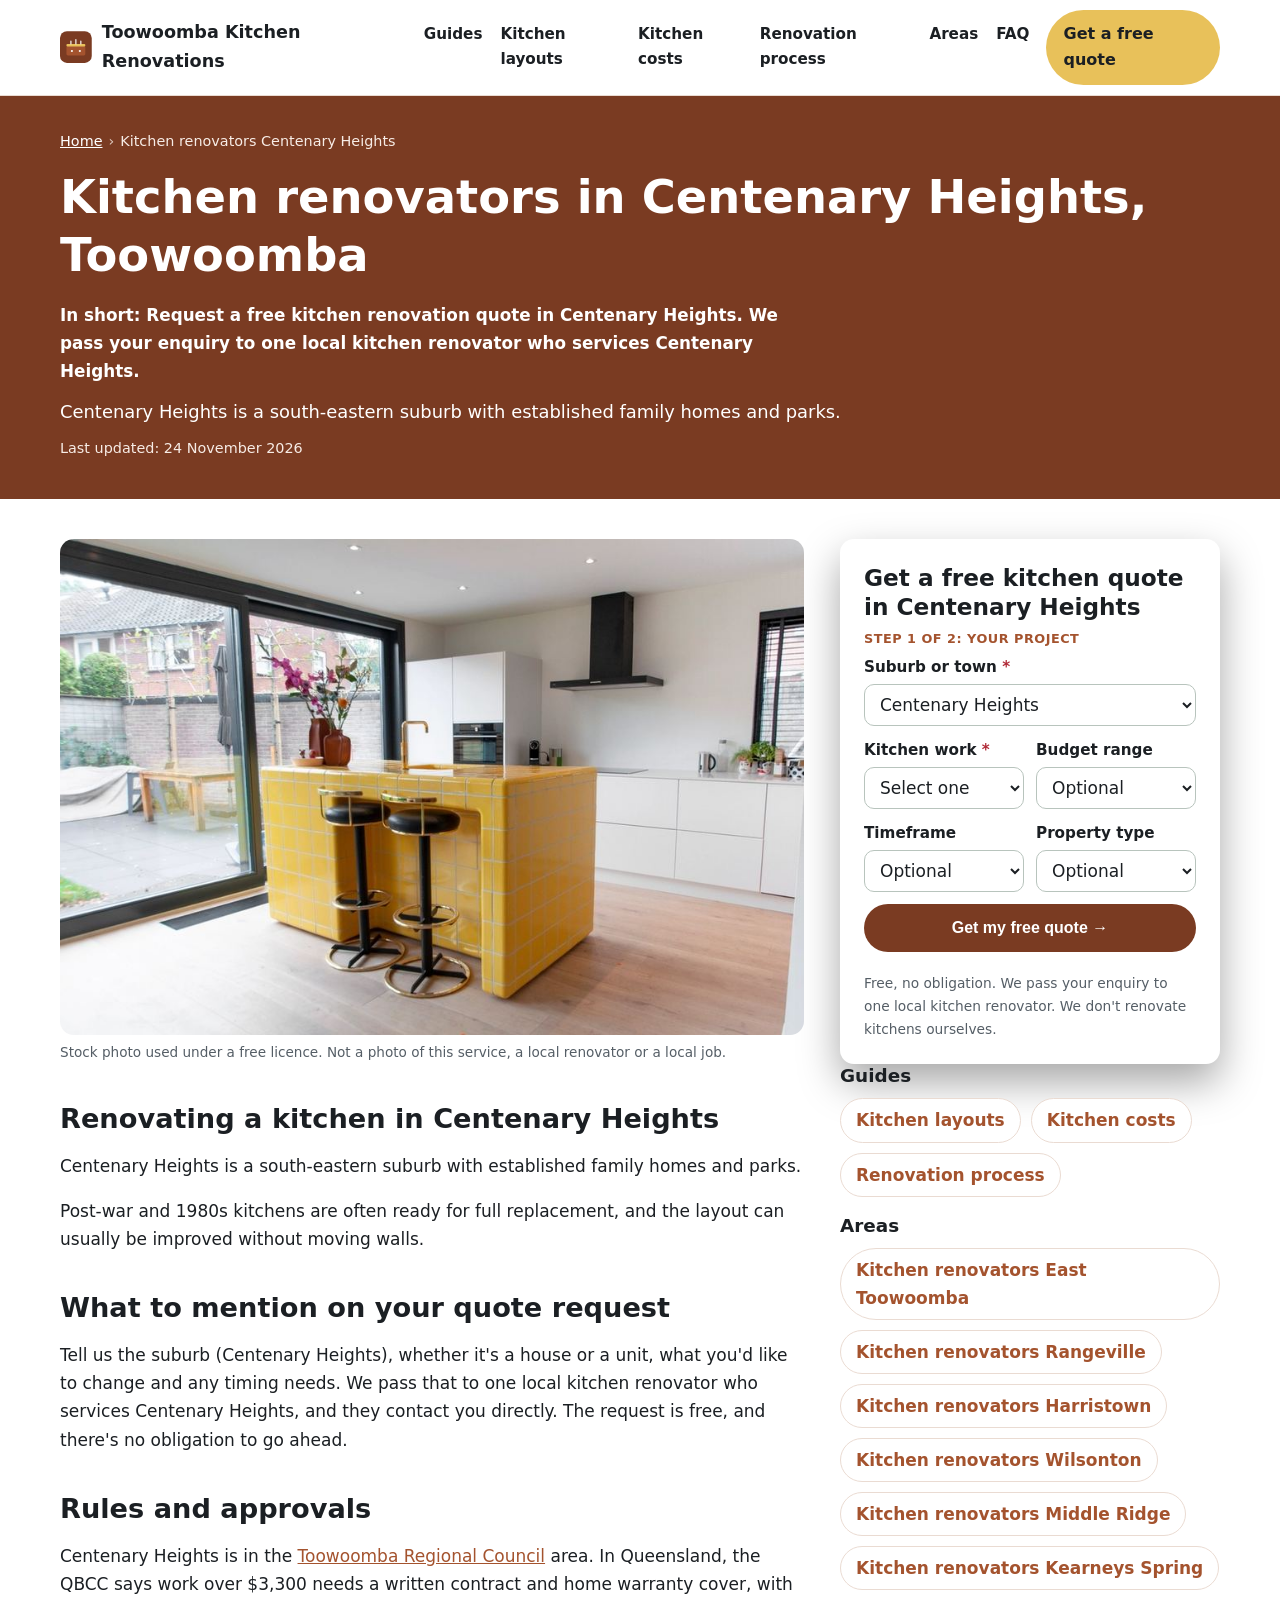
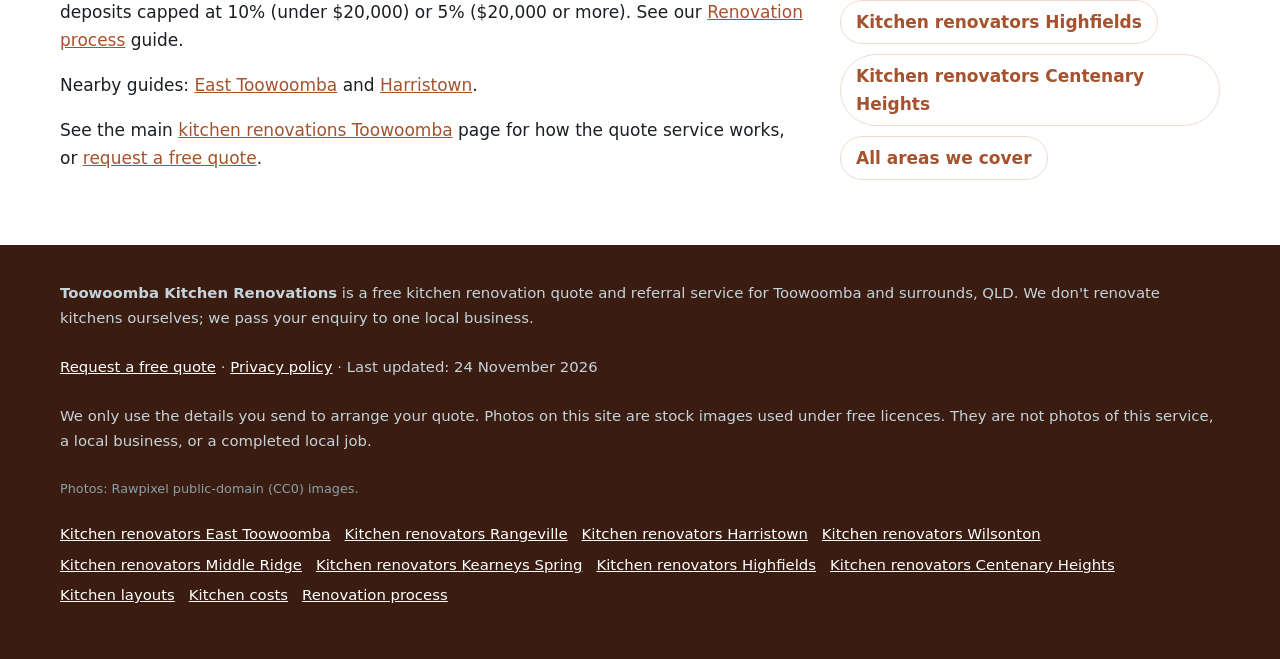
<file: kitchen-renovations-centenary-heights/index.html>
<!doctype html>
<html lang="en-AU">
<head>
<meta charset="utf-8">
<!-- Search Console verification meta tag goes here once the property is created -->
<meta name="viewport" content="width=device-width, initial-scale=1">
<title>Kitchen renovators Centenary Heights | Free Kitchen Renovation Quotes, Toowoomba</title>
<meta name="description" content="Request a free kitchen renovation quote in Centenary Heights. We pass your enquiry to one local kitchen renovator who services Centenary Heights.">
<link rel="canonical" href="https://toowoombakitchenrenovations.com.au/kitchen-renovations-centenary-heights/">
<link rel="icon" href="/favicon.svg" type="image/svg+xml">
<meta name="theme-color" content="#7a3b22">
<meta property="og:type" content="article">
<meta property="og:locale" content="en_AU">
<meta property="og:site_name" content="Toowoomba Kitchen Renovations">
<meta property="og:title" content="Kitchen renovators Centenary Heights | Free Kitchen Renovation Quotes, Toowoomba">
<meta property="og:description" content="Request a free kitchen renovation quote in Centenary Heights. We pass your enquiry to one local kitchen renovator who services Centenary Heights.">
<meta property="og:url" content="https://toowoombakitchenrenovations.com.au/kitchen-renovations-centenary-heights/">
<meta property="og:image" content="https://toowoombakitchenrenovations.com.au/img/hero.jpg">
<meta name="twitter:card" content="summary_large_image">
<meta name="twitter:image" content="https://toowoombakitchenrenovations.com.au/img/hero.jpg">
<script>document.documentElement.classList.add('js')</script>
<link rel="stylesheet" href="/styles.css">
<!-- GA4 Measurement ID G-WRFF154B2P -->
<script async src="https://www.googletagmanager.com/gtag/js?id=G-WRFF154B2P"></script>
<script>window.dataLayer=window.dataLayer||[];function gtag(){dataLayer.push(arguments);}gtag('js',new Date());gtag('config','G-WRFF154B2P');</script>
<script type="application/ld+json">
{
 "@context": "https://schema.org",
 "@type": "WebPage",
 "@id": "https://toowoombakitchenrenovations.com.au/kitchen-renovations-centenary-heights/#webpage",
 "url": "https://toowoombakitchenrenovations.com.au/kitchen-renovations-centenary-heights/",
 "name": "Kitchen renovators Centenary Heights | Free Kitchen Renovation Quotes, Toowoomba",
 "description": "Request a free kitchen renovation quote in Centenary Heights. We pass your enquiry to one local kitchen renovator who services Centenary Heights.",
 "inLanguage": "en-AU",
 "dateModified": "2026-11-24",
 "isPartOf": {
  "@id": "https://toowoombakitchenrenovations.com.au/#website"
 }
}
</script>
<script type="application/ld+json">
{
 "@context": "https://schema.org",
 "@type": "BreadcrumbList",
 "itemListElement": [
  {
   "@type": "ListItem",
   "position": 1,
   "name": "Home",
   "item": "https://toowoombakitchenrenovations.com.au/"
  },
  {
   "@type": "ListItem",
   "position": 2,
   "name": "Kitchen renovators Centenary Heights",
   "item": "https://toowoombakitchenrenovations.com.au/kitchen-renovations-centenary-heights/"
  }
 ]
}
</script>
<script type="application/ld+json">
{
 "@context": "https://schema.org",
 "@type": "Service",
 "@id": "https://toowoombakitchenrenovations.com.au/kitchen-renovations-centenary-heights/#service",
 "name": "Kitchen renovators Centenary Heights",
 "serviceType": "Kitchen renovator referral and quote service",
 "url": "https://toowoombakitchenrenovations.com.au/kitchen-renovations-centenary-heights/",
 "provider": {
  "@type": "Organization",
  "name": "Toowoomba Kitchen Renovations",
  "url": "https://toowoombakitchenrenovations.com.au/"
 },
 "areaServed": [
  {
   "@type": "Place",
   "name": "Centenary Heights, QLD"
  }
 ]
}
</script>
</head>
<body>
<a class="skip-link" href="#main">Skip to content</a>
<header class="site-header">
  <div class="wrap">
    <a class="brand" href="/" aria-label="Toowoomba Kitchen Renovations home">
      <svg viewBox="0 0 64 64" aria-hidden="true"><rect width="64" height="64" rx="14" fill="#7a3b22"/><rect x="13" y="30" width="38" height="19" rx="3" fill="#a4532e"/><rect x="13" y="26" width="38" height="5" rx="2" fill="#e8c15a"/><circle cx="24" cy="40" r="2.2" fill="#faf5f2"/><circle cx="40" cy="40" r="2.2" fill="#faf5f2"/><path d="M22 20v6M32 17v9M42 20v6" stroke="#faf5f2" stroke-width="2.4" stroke-linecap="round"/></svg>
      Toowoomba Kitchen Renovations
    </a>
    <nav class="nav" aria-label="Main">
      <a href="/#guides">Guides</a><a href="/kitchen-layouts/">Kitchen layouts</a><a href="/kitchen-renovation-costs/">Kitchen costs</a><a href="/kitchen-renovation-process/">Renovation process</a><a href="/#areas">Areas</a><a href="/#faq">FAQ</a>
    </nav>
    <a class="btn btn-call header-call" href="#quote">Get a free quote</a>
  </div>
</header>
<main id="main">
<section class="page-hero" aria-labelledby="h1">
  <div class="wrap">
    <nav class="crumbs" aria-label="Breadcrumb"><ol><li><a href="/">Home</a></li><li aria-current="page">Kitchen renovators Centenary Heights</li></ol></nav>
    <h1 id="h1">Kitchen renovators in Centenary Heights, Toowoomba</h1>
    <p class="summary">In short: Request a free kitchen renovation quote in Centenary Heights. We pass your enquiry to one local kitchen renovator who services Centenary Heights.</p>
    <p class="lead">Centenary Heights is a south-eastern suburb with established family homes and parks.</p>
    <p class="updated">Last updated: 24 November 2026</p>
  </div>
</section>
<div class="wrap page-grid">
  <article class="page-body">
<figure><img src="/img/step3.jpg" width="1200" height="800" style="aspect-ratio:3/2;object-fit:cover" alt="Stock photo illustrating kitchen renovation work" decoding="async"><figcaption>Stock photo used under a free licence. Not a photo of this service, a local renovator or a local job.</figcaption></figure>

<h2>Renovating a kitchen in Centenary Heights</h2>
<p>Centenary Heights is a south-eastern suburb with established family homes and parks.</p>
<p>Post-war and 1980s kitchens are often ready for full replacement, and the layout can usually be improved without moving walls.</p>
<h2>What to mention on your quote request</h2>
<p>Tell us the suburb (Centenary Heights), whether it&#x27;s a house or a unit, what you&#x27;d like to change and any timing needs. We pass that to one local kitchen renovator who services Centenary Heights, and they contact you directly. The request is free, and there's no obligation to go ahead.</p>
<h2>Rules and approvals</h2>
<p>Centenary Heights is in the <a href="https://www.tr.qld.gov.au/" rel="noopener">Toowoomba Regional Council</a> area. In Queensland, the QBCC says work over $3,300 needs a written contract and home warranty cover, with deposits capped at 10% (under $20,000) or 5% ($20,000 or more). See our <a href="/kitchen-renovation-process/">Renovation process</a> guide.</p>
<p>Nearby guides: <a href="/kitchen-renovations-east-toowoomba/">East Toowoomba</a> and <a href="/kitchen-renovations-harristown/">Harristown</a>.</p>

<p class="home-link">See the main <a href="/">kitchen renovations Toowoomba</a> page for how the quote service works, or <a href="#quote">request a free quote</a>.</p>
  </article>
  <aside class="page-aside">
    <div class="hero-form-card" id="quote">
      <h2 id="quote-h">Get a free kitchen quote in Centenary Heights</h2>
      <form class="quote-form two-step" id="quote-form" data-form="kitchen_renovation_quote" action="https://formsubmit.co/quotes@toowoombakitchenrenovations.com.au" method="post" novalidate>
        <input type="hidden" name="_subject" value="New quote request – toowoombakitchenrenovations.com.au">
        <input type="hidden" name="_captcha" value="true">
        <input type="hidden" name="_template" value="table">
        <input type="hidden" name="_next" value="https://toowoombakitchenrenovations.com.au/thanks.html?lead=1">
        <input type="hidden" name="_autoresponse" value="Thanks for your kitchen renovation request. We&#x27;ve received it and are passing it to a local kitchen renovator, who&#x27;ll be in touch about your project.">
        <input type="text" name="_honey" style="display:none" tabindex="-1" autocomplete="off" aria-hidden="true">
        <input type="hidden" name="source" value="toowoombakitchenrenovations.com.au">
        <input type="hidden" name="page" value="/kitchen-renovations-centenary-heights/">
        <fieldset class="step step-1">
          <legend class="step-label">Step 1 of 2: your project</legend>
          <div class="full"><label for="suburb">Suburb or town <span class="req" aria-hidden="true">*</span></label>
            <select id="suburb" name="suburb" required><option value="">Choose your suburb</option><option>Toowoomba City</option><option>East Toowoomba</option><option>South Toowoomba</option><option>North Toowoomba</option><option>Newtown</option><option>Rangeville</option><option>Mount Lofty</option><option>Prince Henry Heights</option><option>Blue Mountain Heights</option><option selected>Centenary Heights</option><option>Middle Ridge</option><option>Kearneys Spring</option><option>Darling Heights</option><option>Harristown</option><option>Wilsonton</option><option>Wilsonton Heights</option><option>Glenvale</option><option>Harlaxton</option><option>Rockville</option><option>Torrington</option><option>Westbrook</option><option>Drayton</option><option>Cranley</option><option>Highfields</option><option>Cotswold Hills</option><option>Kleinton</option><option>Meringandan West</option><option>Hodgson Vale</option><option value="Other">Other (tell us below)</option></select></div>
          <div class="full other-wrap"><label for="suburb_other">Other suburb or town</label><input id="suburb_other" name="suburb_other" type="text" autocomplete="address-level2"></div>
          <div><label for="proj_type">Kitchen work <span class="req" aria-hidden="true">*</span></label>
            <select id="proj_type" name="kitchen_work" required><option value="">Select one</option><option>Full kitchen renovation</option><option>New cabinets and benchtops</option><option>Change the layout / open up</option><option>Kitchen in a new extension</option><option>Not sure</option></select></div>
          <div><label for="budget">Budget range</label>
            <select id="budget" name="budget"><option value="">Optional</option><option>Under $20,000</option><option>$20,000–$35,000</option><option>$35,000–$50,000</option><option>$50,000–$75,000</option><option>$75,000 or more</option><option>Not sure / want advice</option></select></div>
          <div><label for="timeframe">Timeframe</label>
            <select id="timeframe" name="timeframe"><option value="">Optional</option><option>ASAP / within a month</option><option>Next 1–3 months</option><option>3–6 months</option><option>6–12 months</option><option>Just researching</option></select></div>
          <div><label for="extra1">Property type</label>
            <select id="extra1" name="property_type"><option value="">Optional</option><option>House</option><option>Unit or apartment</option><option>Townhouse</option><option>Not sure</option></select></div>
          <div class="full js-only"><button class="btn btn-primary btn-block" type="button" id="to-step-2">Get my free quote →</button></div>
          <p class="microcopy full">Free, no obligation. We pass your enquiry to one local kitchen renovator. We don't renovate kitchens ourselves.</p>
          <p class="form-error full" id="step1-error" role="alert" hidden>Please choose your suburb and the kitchen work you want.</p>
        </fieldset>
        <fieldset class="step step-2" id="step-2">
          <legend class="step-label">Step 2 of 2: your details</legend>
          <div><label for="name">Name <span class="req" aria-hidden="true">*</span></label><input id="name" name="name" type="text" autocomplete="name" required></div>
          <div><label for="phone">Phone <span class="req" aria-hidden="true">*</span></label><input id="phone" name="phone" type="tel" autocomplete="tel" inputmode="tel" required></div>
          <div class="full"><label for="email">Email <span class="req" aria-hidden="true">*</span></label><input id="email" name="email" type="email" autocomplete="email" required></div>
          <div class="full"><label for="message">Anything else we should pass on?</label><textarea id="message" name="message" rows="2" placeholder="e.g. L-shaped kitchen in East Toowoomba, want to open up to the living area"></textarea></div>
          <p class="consent full">By sending this form you agree we can share your details with one local kitchen renovator so they can quote for your project. See our <a href="/privacy.html">privacy policy</a>.</p>
          <div class="full step2-actions"><button class="btn btn-primary" type="submit">Send my quote request</button><button class="btn-link js-only" type="button" id="back-1">← Back</button></div>
        </fieldset>
      </form>
    </div>
    <h3>Guides</h3>
    <ul class="link-list"><li><a href="/kitchen-layouts/">Kitchen layouts</a></li><li><a href="/kitchen-renovation-costs/">Kitchen costs</a></li><li><a href="/kitchen-renovation-process/">Renovation process</a></li></ul>
    <h3>Areas</h3>
    <ul class="link-list"><li><a href="/kitchen-renovations-east-toowoomba/">Kitchen renovators East Toowoomba</a></li><li><a href="/kitchen-renovations-rangeville/">Kitchen renovators Rangeville</a></li><li><a href="/kitchen-renovations-harristown/">Kitchen renovators Harristown</a></li><li><a href="/kitchen-renovations-wilsonton/">Kitchen renovators Wilsonton</a></li><li><a href="/kitchen-renovations-middle-ridge/">Kitchen renovators Middle Ridge</a></li><li><a href="/kitchen-renovations-kearneys-spring/">Kitchen renovators Kearneys Spring</a></li><li><a href="/kitchen-renovations-highfields/">Kitchen renovators Highfields</a></li><li><a href="/kitchen-renovations-centenary-heights/">Kitchen renovators Centenary Heights</a></li><li><a href="/#areas">All areas we cover</a></li></ul>
  </aside>
</div>
</main>
<footer class="site-footer">
  <div class="wrap">
    <p><strong>Toowoomba Kitchen Renovations</strong> is a free kitchen renovation quote and referral service for Toowoomba and surrounds, QLD. We don't renovate kitchens ourselves; we pass your enquiry to one local business.</p>
    <p><a href="#quote">Request a free quote</a> · <a href="/privacy.html">Privacy policy</a> · Last updated: 24 November 2026</p>
    <p>We only use the details you send to arrange your quote. Photos on this site are stock images used under free licences. They are not photos of this service, a local business, or a completed local job.</p>
    <p class="credit-line">Photos: Rawpixel public-domain (CC0) images.</p>
    <p class="footer-links"><a href="/kitchen-renovations-east-toowoomba/">Kitchen renovators East Toowoomba</a> <a href="/kitchen-renovations-rangeville/">Kitchen renovators Rangeville</a> <a href="/kitchen-renovations-harristown/">Kitchen renovators Harristown</a> <a href="/kitchen-renovations-wilsonton/">Kitchen renovators Wilsonton</a> <a href="/kitchen-renovations-middle-ridge/">Kitchen renovators Middle Ridge</a> <a href="/kitchen-renovations-kearneys-spring/">Kitchen renovators Kearneys Spring</a> <a href="/kitchen-renovations-highfields/">Kitchen renovators Highfields</a> <a href="/kitchen-renovations-centenary-heights/">Kitchen renovators Centenary Heights</a> <a href="/kitchen-layouts/">Kitchen layouts</a> <a href="/kitchen-renovation-costs/">Kitchen costs</a> <a href="/kitchen-renovation-process/">Renovation process</a></p>
  </div>
</footer>

<div class="mobile-call" aria-label="Quick contact">
  <a class="btn btn-call" href="#quote">Get a free quote</a>
</div>
<script src="/form.js" defer></script>
<script>(function(){var b=document.querySelector('.mobile-call'),q=document.getElementById('quote');if(!b||!q||!('IntersectionObserver' in window))return;new IntersectionObserver(function(e){b.classList.toggle('mc-off',e[0].isIntersecting)},{threshold:.15}).observe(q)})();</script>

</body>
</html>
</file>
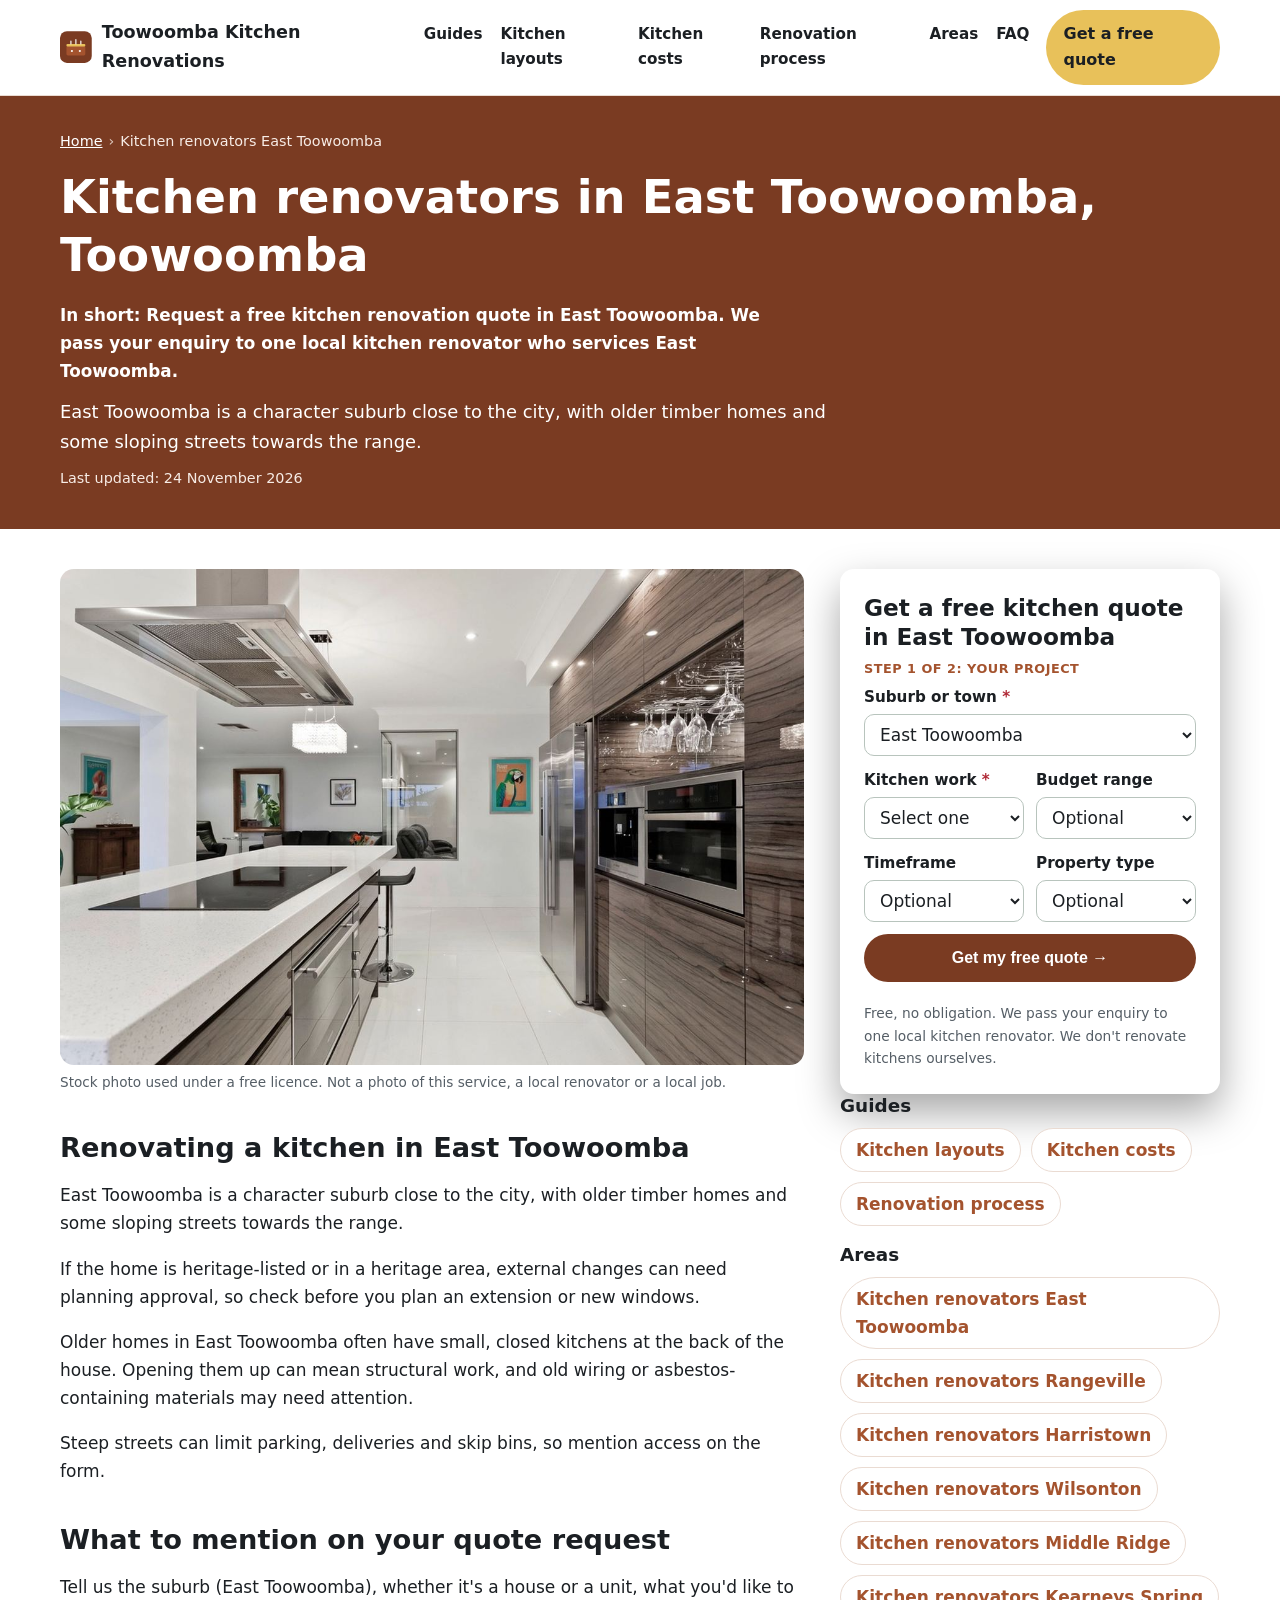
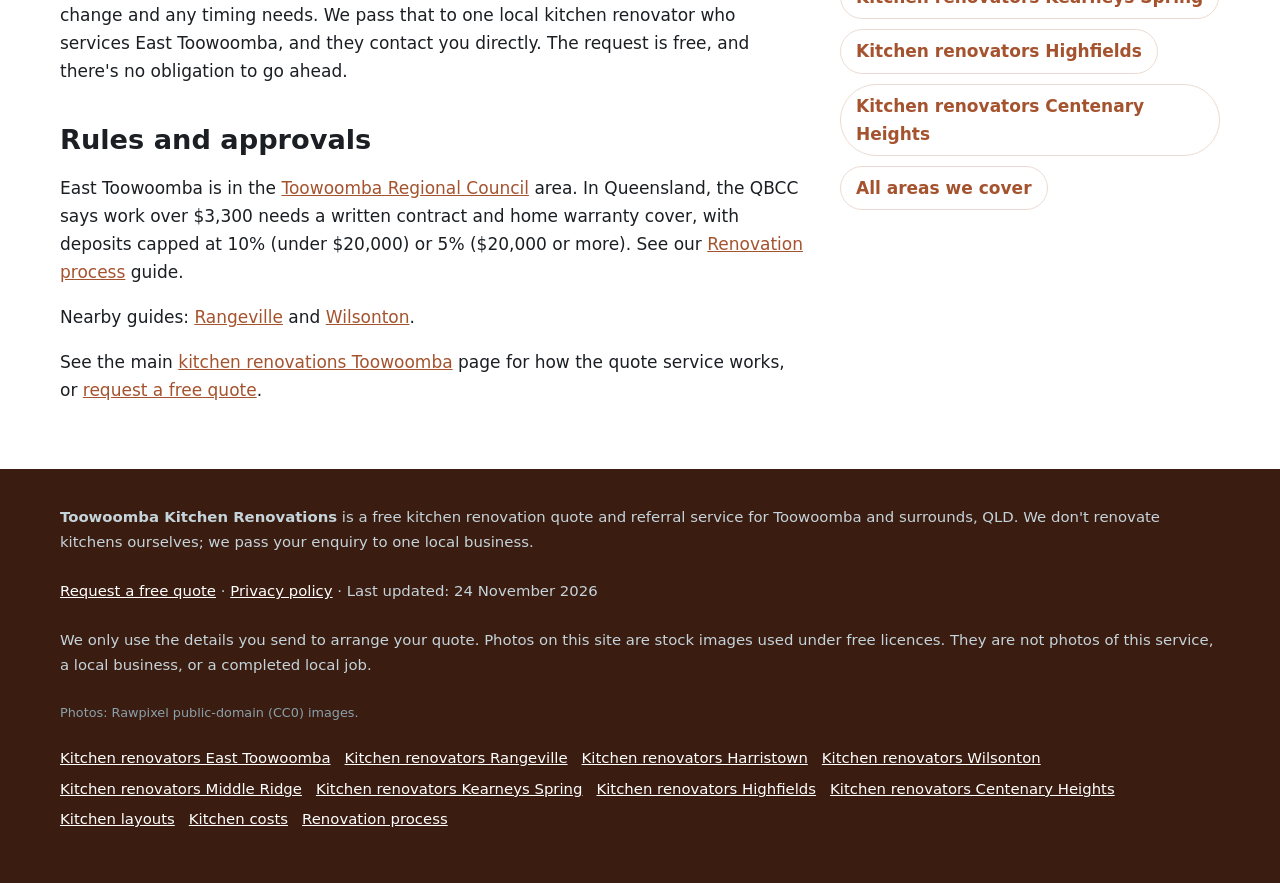
<file: kitchen-renovations-east-toowoomba/index.html>
<!doctype html>
<html lang="en-AU">
<head>
<meta charset="utf-8">
<!-- Search Console verification meta tag goes here once the property is created -->
<meta name="viewport" content="width=device-width, initial-scale=1">
<title>Kitchen renovators East Toowoomba | Free Kitchen Renovation Quotes, Toowoomba</title>
<meta name="description" content="Request a free kitchen renovation quote in East Toowoomba. We pass your enquiry to one local kitchen renovator who services East Toowoomba.">
<link rel="canonical" href="https://toowoombakitchenrenovations.com.au/kitchen-renovations-east-toowoomba/">
<link rel="icon" href="/favicon.svg" type="image/svg+xml">
<meta name="theme-color" content="#7a3b22">
<meta property="og:type" content="article">
<meta property="og:locale" content="en_AU">
<meta property="og:site_name" content="Toowoomba Kitchen Renovations">
<meta property="og:title" content="Kitchen renovators East Toowoomba | Free Kitchen Renovation Quotes, Toowoomba">
<meta property="og:description" content="Request a free kitchen renovation quote in East Toowoomba. We pass your enquiry to one local kitchen renovator who services East Toowoomba.">
<meta property="og:url" content="https://toowoombakitchenrenovations.com.au/kitchen-renovations-east-toowoomba/">
<meta property="og:image" content="https://toowoombakitchenrenovations.com.au/img/hero.jpg">
<meta name="twitter:card" content="summary_large_image">
<meta name="twitter:image" content="https://toowoombakitchenrenovations.com.au/img/hero.jpg">
<script>document.documentElement.classList.add('js')</script>
<link rel="stylesheet" href="/styles.css">
<!-- GA4 Measurement ID G-WRFF154B2P -->
<script async src="https://www.googletagmanager.com/gtag/js?id=G-WRFF154B2P"></script>
<script>window.dataLayer=window.dataLayer||[];function gtag(){dataLayer.push(arguments);}gtag('js',new Date());gtag('config','G-WRFF154B2P');</script>
<script type="application/ld+json">
{
 "@context": "https://schema.org",
 "@type": "WebPage",
 "@id": "https://toowoombakitchenrenovations.com.au/kitchen-renovations-east-toowoomba/#webpage",
 "url": "https://toowoombakitchenrenovations.com.au/kitchen-renovations-east-toowoomba/",
 "name": "Kitchen renovators East Toowoomba | Free Kitchen Renovation Quotes, Toowoomba",
 "description": "Request a free kitchen renovation quote in East Toowoomba. We pass your enquiry to one local kitchen renovator who services East Toowoomba.",
 "inLanguage": "en-AU",
 "dateModified": "2026-11-24",
 "isPartOf": {
  "@id": "https://toowoombakitchenrenovations.com.au/#website"
 }
}
</script>
<script type="application/ld+json">
{
 "@context": "https://schema.org",
 "@type": "BreadcrumbList",
 "itemListElement": [
  {
   "@type": "ListItem",
   "position": 1,
   "name": "Home",
   "item": "https://toowoombakitchenrenovations.com.au/"
  },
  {
   "@type": "ListItem",
   "position": 2,
   "name": "Kitchen renovators East Toowoomba",
   "item": "https://toowoombakitchenrenovations.com.au/kitchen-renovations-east-toowoomba/"
  }
 ]
}
</script>
<script type="application/ld+json">
{
 "@context": "https://schema.org",
 "@type": "Service",
 "@id": "https://toowoombakitchenrenovations.com.au/kitchen-renovations-east-toowoomba/#service",
 "name": "Kitchen renovators East Toowoomba",
 "serviceType": "Kitchen renovator referral and quote service",
 "url": "https://toowoombakitchenrenovations.com.au/kitchen-renovations-east-toowoomba/",
 "provider": {
  "@type": "Organization",
  "name": "Toowoomba Kitchen Renovations",
  "url": "https://toowoombakitchenrenovations.com.au/"
 },
 "areaServed": [
  {
   "@type": "Place",
   "name": "East Toowoomba, QLD"
  }
 ]
}
</script>
</head>
<body>
<a class="skip-link" href="#main">Skip to content</a>
<header class="site-header">
  <div class="wrap">
    <a class="brand" href="/" aria-label="Toowoomba Kitchen Renovations home">
      <svg viewBox="0 0 64 64" aria-hidden="true"><rect width="64" height="64" rx="14" fill="#7a3b22"/><rect x="13" y="30" width="38" height="19" rx="3" fill="#a4532e"/><rect x="13" y="26" width="38" height="5" rx="2" fill="#e8c15a"/><circle cx="24" cy="40" r="2.2" fill="#faf5f2"/><circle cx="40" cy="40" r="2.2" fill="#faf5f2"/><path d="M22 20v6M32 17v9M42 20v6" stroke="#faf5f2" stroke-width="2.4" stroke-linecap="round"/></svg>
      Toowoomba Kitchen Renovations
    </a>
    <nav class="nav" aria-label="Main">
      <a href="/#guides">Guides</a><a href="/kitchen-layouts/">Kitchen layouts</a><a href="/kitchen-renovation-costs/">Kitchen costs</a><a href="/kitchen-renovation-process/">Renovation process</a><a href="/#areas">Areas</a><a href="/#faq">FAQ</a>
    </nav>
    <a class="btn btn-call header-call" href="#quote">Get a free quote</a>
  </div>
</header>
<main id="main">
<section class="page-hero" aria-labelledby="h1">
  <div class="wrap">
    <nav class="crumbs" aria-label="Breadcrumb"><ol><li><a href="/">Home</a></li><li aria-current="page">Kitchen renovators East Toowoomba</li></ol></nav>
    <h1 id="h1">Kitchen renovators in East Toowoomba, Toowoomba</h1>
    <p class="summary">In short: Request a free kitchen renovation quote in East Toowoomba. We pass your enquiry to one local kitchen renovator who services East Toowoomba.</p>
    <p class="lead">East Toowoomba is a character suburb close to the city, with older timber homes and some sloping streets towards the range.</p>
    <p class="updated">Last updated: 24 November 2026</p>
  </div>
</section>
<div class="wrap page-grid">
  <article class="page-body">
<figure><img src="/img/extra1.jpg" width="1200" height="800" style="aspect-ratio:3/2;object-fit:cover" alt="Stock photo illustrating kitchen renovation work" decoding="async"><figcaption>Stock photo used under a free licence. Not a photo of this service, a local renovator or a local job.</figcaption></figure>

<h2>Renovating a kitchen in East Toowoomba</h2>
<p>East Toowoomba is a character suburb close to the city, with older timber homes and some sloping streets towards the range.</p>
<p>If the home is heritage-listed or in a heritage area, external changes can need planning approval, so check before you plan an extension or new windows.</p><p>Older homes in East Toowoomba often have small, closed kitchens at the back of the house. Opening them up can mean structural work, and old wiring or asbestos-containing materials may need attention.</p><p>Steep streets can limit parking, deliveries and skip bins, so mention access on the form.</p>
<h2>What to mention on your quote request</h2>
<p>Tell us the suburb (East Toowoomba), whether it&#x27;s a house or a unit, what you&#x27;d like to change and any timing needs. We pass that to one local kitchen renovator who services East Toowoomba, and they contact you directly. The request is free, and there's no obligation to go ahead.</p>
<h2>Rules and approvals</h2>
<p>East Toowoomba is in the <a href="https://www.tr.qld.gov.au/" rel="noopener">Toowoomba Regional Council</a> area. In Queensland, the QBCC says work over $3,300 needs a written contract and home warranty cover, with deposits capped at 10% (under $20,000) or 5% ($20,000 or more). See our <a href="/kitchen-renovation-process/">Renovation process</a> guide.</p>
<p>Nearby guides: <a href="/kitchen-renovations-rangeville/">Rangeville</a> and <a href="/kitchen-renovations-wilsonton/">Wilsonton</a>.</p>

<p class="home-link">See the main <a href="/">kitchen renovations Toowoomba</a> page for how the quote service works, or <a href="#quote">request a free quote</a>.</p>
  </article>
  <aside class="page-aside">
    <div class="hero-form-card" id="quote">
      <h2 id="quote-h">Get a free kitchen quote in East Toowoomba</h2>
      <form class="quote-form two-step" id="quote-form" data-form="kitchen_renovation_quote" action="https://formsubmit.co/quotes@toowoombakitchenrenovations.com.au" method="post" novalidate>
        <input type="hidden" name="_subject" value="New quote request – toowoombakitchenrenovations.com.au">
        <input type="hidden" name="_captcha" value="true">
        <input type="hidden" name="_template" value="table">
        <input type="hidden" name="_next" value="https://toowoombakitchenrenovations.com.au/thanks.html?lead=1">
        <input type="hidden" name="_autoresponse" value="Thanks for your kitchen renovation request. We&#x27;ve received it and are passing it to a local kitchen renovator, who&#x27;ll be in touch about your project.">
        <input type="text" name="_honey" style="display:none" tabindex="-1" autocomplete="off" aria-hidden="true">
        <input type="hidden" name="source" value="toowoombakitchenrenovations.com.au">
        <input type="hidden" name="page" value="/kitchen-renovations-east-toowoomba/">
        <fieldset class="step step-1">
          <legend class="step-label">Step 1 of 2: your project</legend>
          <div class="full"><label for="suburb">Suburb or town <span class="req" aria-hidden="true">*</span></label>
            <select id="suburb" name="suburb" required><option value="">Choose your suburb</option><option>Toowoomba City</option><option selected>East Toowoomba</option><option>South Toowoomba</option><option>North Toowoomba</option><option>Newtown</option><option>Rangeville</option><option>Mount Lofty</option><option>Prince Henry Heights</option><option>Blue Mountain Heights</option><option>Centenary Heights</option><option>Middle Ridge</option><option>Kearneys Spring</option><option>Darling Heights</option><option>Harristown</option><option>Wilsonton</option><option>Wilsonton Heights</option><option>Glenvale</option><option>Harlaxton</option><option>Rockville</option><option>Torrington</option><option>Westbrook</option><option>Drayton</option><option>Cranley</option><option>Highfields</option><option>Cotswold Hills</option><option>Kleinton</option><option>Meringandan West</option><option>Hodgson Vale</option><option value="Other">Other (tell us below)</option></select></div>
          <div class="full other-wrap"><label for="suburb_other">Other suburb or town</label><input id="suburb_other" name="suburb_other" type="text" autocomplete="address-level2"></div>
          <div><label for="proj_type">Kitchen work <span class="req" aria-hidden="true">*</span></label>
            <select id="proj_type" name="kitchen_work" required><option value="">Select one</option><option>Full kitchen renovation</option><option>New cabinets and benchtops</option><option>Change the layout / open up</option><option>Kitchen in a new extension</option><option>Not sure</option></select></div>
          <div><label for="budget">Budget range</label>
            <select id="budget" name="budget"><option value="">Optional</option><option>Under $20,000</option><option>$20,000–$35,000</option><option>$35,000–$50,000</option><option>$50,000–$75,000</option><option>$75,000 or more</option><option>Not sure / want advice</option></select></div>
          <div><label for="timeframe">Timeframe</label>
            <select id="timeframe" name="timeframe"><option value="">Optional</option><option>ASAP / within a month</option><option>Next 1–3 months</option><option>3–6 months</option><option>6–12 months</option><option>Just researching</option></select></div>
          <div><label for="extra1">Property type</label>
            <select id="extra1" name="property_type"><option value="">Optional</option><option>House</option><option>Unit or apartment</option><option>Townhouse</option><option>Not sure</option></select></div>
          <div class="full js-only"><button class="btn btn-primary btn-block" type="button" id="to-step-2">Get my free quote →</button></div>
          <p class="microcopy full">Free, no obligation. We pass your enquiry to one local kitchen renovator. We don't renovate kitchens ourselves.</p>
          <p class="form-error full" id="step1-error" role="alert" hidden>Please choose your suburb and the kitchen work you want.</p>
        </fieldset>
        <fieldset class="step step-2" id="step-2">
          <legend class="step-label">Step 2 of 2: your details</legend>
          <div><label for="name">Name <span class="req" aria-hidden="true">*</span></label><input id="name" name="name" type="text" autocomplete="name" required></div>
          <div><label for="phone">Phone <span class="req" aria-hidden="true">*</span></label><input id="phone" name="phone" type="tel" autocomplete="tel" inputmode="tel" required></div>
          <div class="full"><label for="email">Email <span class="req" aria-hidden="true">*</span></label><input id="email" name="email" type="email" autocomplete="email" required></div>
          <div class="full"><label for="message">Anything else we should pass on?</label><textarea id="message" name="message" rows="2" placeholder="e.g. L-shaped kitchen in East Toowoomba, want to open up to the living area"></textarea></div>
          <p class="consent full">By sending this form you agree we can share your details with one local kitchen renovator so they can quote for your project. See our <a href="/privacy.html">privacy policy</a>.</p>
          <div class="full step2-actions"><button class="btn btn-primary" type="submit">Send my quote request</button><button class="btn-link js-only" type="button" id="back-1">← Back</button></div>
        </fieldset>
      </form>
    </div>
    <h3>Guides</h3>
    <ul class="link-list"><li><a href="/kitchen-layouts/">Kitchen layouts</a></li><li><a href="/kitchen-renovation-costs/">Kitchen costs</a></li><li><a href="/kitchen-renovation-process/">Renovation process</a></li></ul>
    <h3>Areas</h3>
    <ul class="link-list"><li><a href="/kitchen-renovations-east-toowoomba/">Kitchen renovators East Toowoomba</a></li><li><a href="/kitchen-renovations-rangeville/">Kitchen renovators Rangeville</a></li><li><a href="/kitchen-renovations-harristown/">Kitchen renovators Harristown</a></li><li><a href="/kitchen-renovations-wilsonton/">Kitchen renovators Wilsonton</a></li><li><a href="/kitchen-renovations-middle-ridge/">Kitchen renovators Middle Ridge</a></li><li><a href="/kitchen-renovations-kearneys-spring/">Kitchen renovators Kearneys Spring</a></li><li><a href="/kitchen-renovations-highfields/">Kitchen renovators Highfields</a></li><li><a href="/kitchen-renovations-centenary-heights/">Kitchen renovators Centenary Heights</a></li><li><a href="/#areas">All areas we cover</a></li></ul>
  </aside>
</div>
</main>
<footer class="site-footer">
  <div class="wrap">
    <p><strong>Toowoomba Kitchen Renovations</strong> is a free kitchen renovation quote and referral service for Toowoomba and surrounds, QLD. We don't renovate kitchens ourselves; we pass your enquiry to one local business.</p>
    <p><a href="#quote">Request a free quote</a> · <a href="/privacy.html">Privacy policy</a> · Last updated: 24 November 2026</p>
    <p>We only use the details you send to arrange your quote. Photos on this site are stock images used under free licences. They are not photos of this service, a local business, or a completed local job.</p>
    <p class="credit-line">Photos: Rawpixel public-domain (CC0) images.</p>
    <p class="footer-links"><a href="/kitchen-renovations-east-toowoomba/">Kitchen renovators East Toowoomba</a> <a href="/kitchen-renovations-rangeville/">Kitchen renovators Rangeville</a> <a href="/kitchen-renovations-harristown/">Kitchen renovators Harristown</a> <a href="/kitchen-renovations-wilsonton/">Kitchen renovators Wilsonton</a> <a href="/kitchen-renovations-middle-ridge/">Kitchen renovators Middle Ridge</a> <a href="/kitchen-renovations-kearneys-spring/">Kitchen renovators Kearneys Spring</a> <a href="/kitchen-renovations-highfields/">Kitchen renovators Highfields</a> <a href="/kitchen-renovations-centenary-heights/">Kitchen renovators Centenary Heights</a> <a href="/kitchen-layouts/">Kitchen layouts</a> <a href="/kitchen-renovation-costs/">Kitchen costs</a> <a href="/kitchen-renovation-process/">Renovation process</a></p>
  </div>
</footer>

<div class="mobile-call" aria-label="Quick contact">
  <a class="btn btn-call" href="#quote">Get a free quote</a>
</div>
<script src="/form.js" defer></script>
<script>(function(){var b=document.querySelector('.mobile-call'),q=document.getElementById('quote');if(!b||!q||!('IntersectionObserver' in window))return;new IntersectionObserver(function(e){b.classList.toggle('mc-off',e[0].isIntersecting)},{threshold:.15}).observe(q)})();</script>

</body>
</html>
</file>
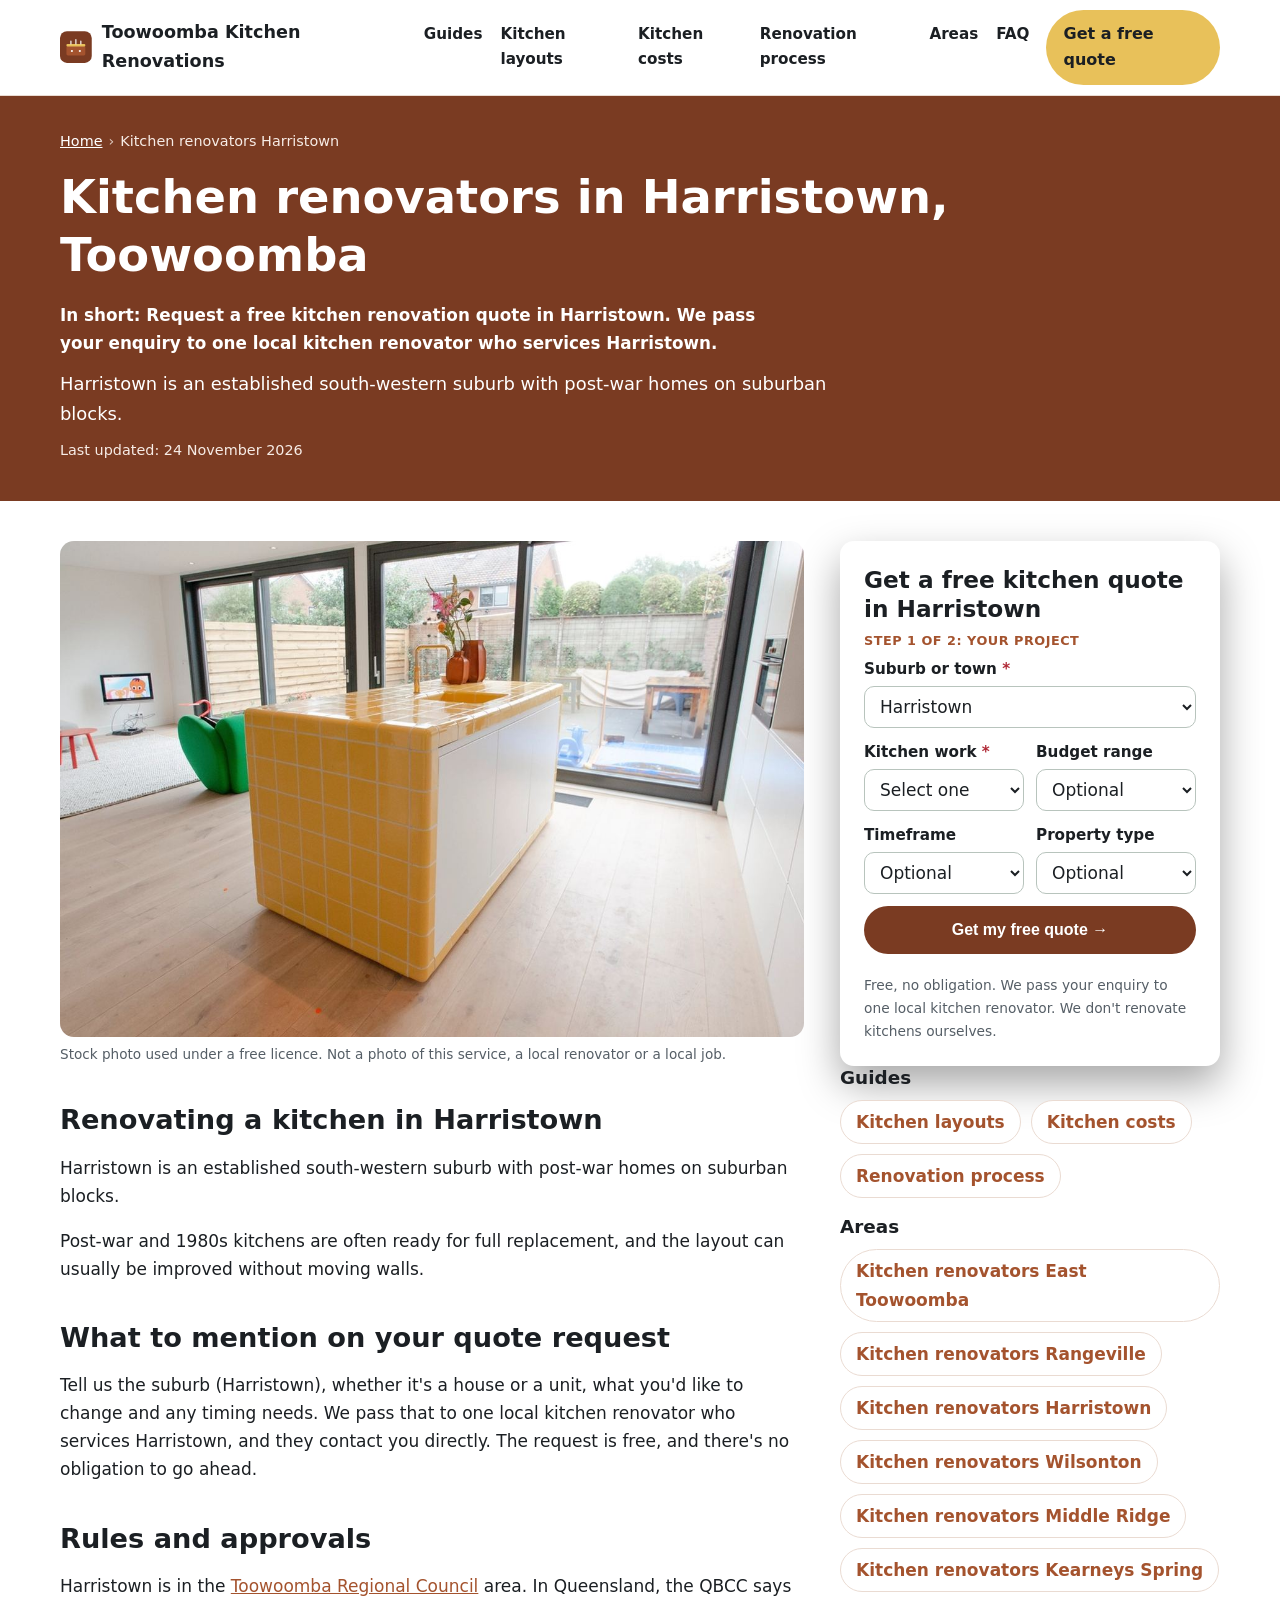
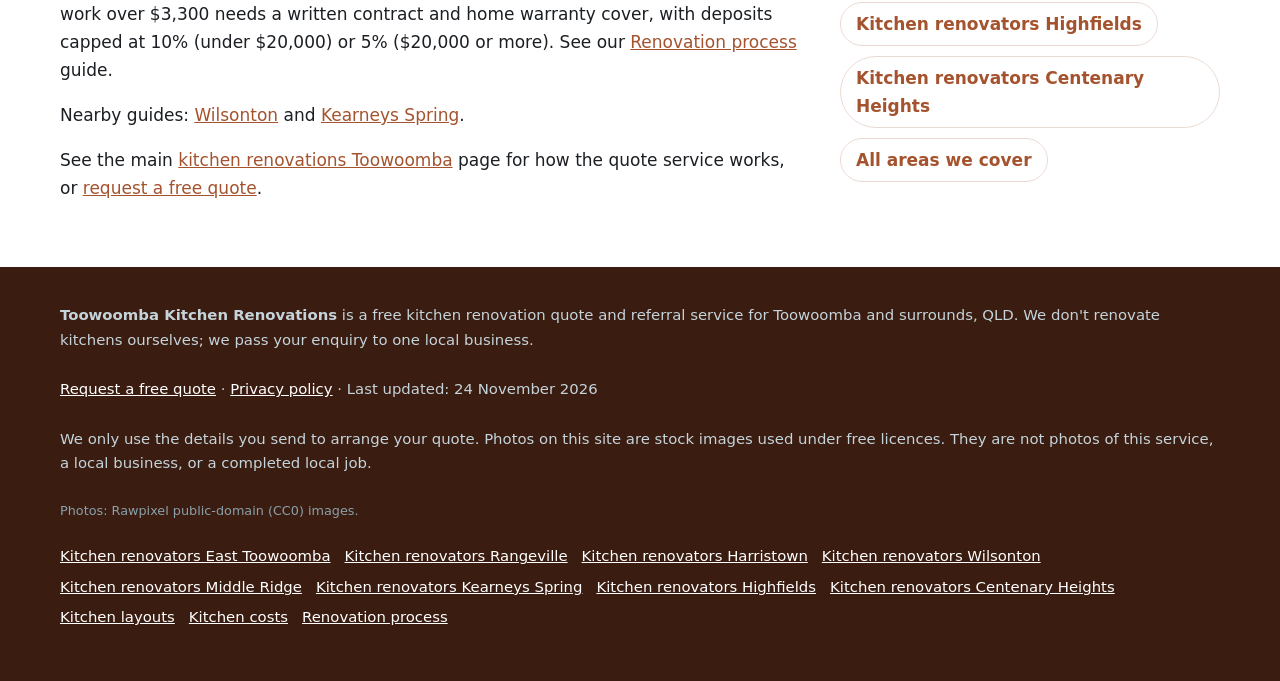
<file: kitchen-renovations-harristown/index.html>
<!doctype html>
<html lang="en-AU">
<head>
<meta charset="utf-8">
<!-- Search Console verification meta tag goes here once the property is created -->
<meta name="viewport" content="width=device-width, initial-scale=1">
<title>Kitchen renovators Harristown | Free Kitchen Renovation Quotes, Toowoomba</title>
<meta name="description" content="Request a free kitchen renovation quote in Harristown. We pass your enquiry to one local kitchen renovator who services Harristown.">
<link rel="canonical" href="https://toowoombakitchenrenovations.com.au/kitchen-renovations-harristown/">
<link rel="icon" href="/favicon.svg" type="image/svg+xml">
<meta name="theme-color" content="#7a3b22">
<meta property="og:type" content="article">
<meta property="og:locale" content="en_AU">
<meta property="og:site_name" content="Toowoomba Kitchen Renovations">
<meta property="og:title" content="Kitchen renovators Harristown | Free Kitchen Renovation Quotes, Toowoomba">
<meta property="og:description" content="Request a free kitchen renovation quote in Harristown. We pass your enquiry to one local kitchen renovator who services Harristown.">
<meta property="og:url" content="https://toowoombakitchenrenovations.com.au/kitchen-renovations-harristown/">
<meta property="og:image" content="https://toowoombakitchenrenovations.com.au/img/hero.jpg">
<meta name="twitter:card" content="summary_large_image">
<meta name="twitter:image" content="https://toowoombakitchenrenovations.com.au/img/hero.jpg">
<script>document.documentElement.classList.add('js')</script>
<link rel="stylesheet" href="/styles.css">
<!-- GA4 Measurement ID G-WRFF154B2P -->
<script async src="https://www.googletagmanager.com/gtag/js?id=G-WRFF154B2P"></script>
<script>window.dataLayer=window.dataLayer||[];function gtag(){dataLayer.push(arguments);}gtag('js',new Date());gtag('config','G-WRFF154B2P');</script>
<script type="application/ld+json">
{
 "@context": "https://schema.org",
 "@type": "WebPage",
 "@id": "https://toowoombakitchenrenovations.com.au/kitchen-renovations-harristown/#webpage",
 "url": "https://toowoombakitchenrenovations.com.au/kitchen-renovations-harristown/",
 "name": "Kitchen renovators Harristown | Free Kitchen Renovation Quotes, Toowoomba",
 "description": "Request a free kitchen renovation quote in Harristown. We pass your enquiry to one local kitchen renovator who services Harristown.",
 "inLanguage": "en-AU",
 "dateModified": "2026-11-24",
 "isPartOf": {
  "@id": "https://toowoombakitchenrenovations.com.au/#website"
 }
}
</script>
<script type="application/ld+json">
{
 "@context": "https://schema.org",
 "@type": "BreadcrumbList",
 "itemListElement": [
  {
   "@type": "ListItem",
   "position": 1,
   "name": "Home",
   "item": "https://toowoombakitchenrenovations.com.au/"
  },
  {
   "@type": "ListItem",
   "position": 2,
   "name": "Kitchen renovators Harristown",
   "item": "https://toowoombakitchenrenovations.com.au/kitchen-renovations-harristown/"
  }
 ]
}
</script>
<script type="application/ld+json">
{
 "@context": "https://schema.org",
 "@type": "Service",
 "@id": "https://toowoombakitchenrenovations.com.au/kitchen-renovations-harristown/#service",
 "name": "Kitchen renovators Harristown",
 "serviceType": "Kitchen renovator referral and quote service",
 "url": "https://toowoombakitchenrenovations.com.au/kitchen-renovations-harristown/",
 "provider": {
  "@type": "Organization",
  "name": "Toowoomba Kitchen Renovations",
  "url": "https://toowoombakitchenrenovations.com.au/"
 },
 "areaServed": [
  {
   "@type": "Place",
   "name": "Harristown, QLD"
  }
 ]
}
</script>
</head>
<body>
<a class="skip-link" href="#main">Skip to content</a>
<header class="site-header">
  <div class="wrap">
    <a class="brand" href="/" aria-label="Toowoomba Kitchen Renovations home">
      <svg viewBox="0 0 64 64" aria-hidden="true"><rect width="64" height="64" rx="14" fill="#7a3b22"/><rect x="13" y="30" width="38" height="19" rx="3" fill="#a4532e"/><rect x="13" y="26" width="38" height="5" rx="2" fill="#e8c15a"/><circle cx="24" cy="40" r="2.2" fill="#faf5f2"/><circle cx="40" cy="40" r="2.2" fill="#faf5f2"/><path d="M22 20v6M32 17v9M42 20v6" stroke="#faf5f2" stroke-width="2.4" stroke-linecap="round"/></svg>
      Toowoomba Kitchen Renovations
    </a>
    <nav class="nav" aria-label="Main">
      <a href="/#guides">Guides</a><a href="/kitchen-layouts/">Kitchen layouts</a><a href="/kitchen-renovation-costs/">Kitchen costs</a><a href="/kitchen-renovation-process/">Renovation process</a><a href="/#areas">Areas</a><a href="/#faq">FAQ</a>
    </nav>
    <a class="btn btn-call header-call" href="#quote">Get a free quote</a>
  </div>
</header>
<main id="main">
<section class="page-hero" aria-labelledby="h1">
  <div class="wrap">
    <nav class="crumbs" aria-label="Breadcrumb"><ol><li><a href="/">Home</a></li><li aria-current="page">Kitchen renovators Harristown</li></ol></nav>
    <h1 id="h1">Kitchen renovators in Harristown, Toowoomba</h1>
    <p class="summary">In short: Request a free kitchen renovation quote in Harristown. We pass your enquiry to one local kitchen renovator who services Harristown.</p>
    <p class="lead">Harristown is an established south-western suburb with post-war homes on suburban blocks.</p>
    <p class="updated">Last updated: 24 November 2026</p>
  </div>
</section>
<div class="wrap page-grid">
  <article class="page-body">
<figure><img src="/img/extra2.jpg" width="1200" height="800" style="aspect-ratio:3/2;object-fit:cover" alt="Stock photo illustrating kitchen renovation work" decoding="async"><figcaption>Stock photo used under a free licence. Not a photo of this service, a local renovator or a local job.</figcaption></figure>

<h2>Renovating a kitchen in Harristown</h2>
<p>Harristown is an established south-western suburb with post-war homes on suburban blocks.</p>
<p>Post-war and 1980s kitchens are often ready for full replacement, and the layout can usually be improved without moving walls.</p>
<h2>What to mention on your quote request</h2>
<p>Tell us the suburb (Harristown), whether it&#x27;s a house or a unit, what you&#x27;d like to change and any timing needs. We pass that to one local kitchen renovator who services Harristown, and they contact you directly. The request is free, and there's no obligation to go ahead.</p>
<h2>Rules and approvals</h2>
<p>Harristown is in the <a href="https://www.tr.qld.gov.au/" rel="noopener">Toowoomba Regional Council</a> area. In Queensland, the QBCC says work over $3,300 needs a written contract and home warranty cover, with deposits capped at 10% (under $20,000) or 5% ($20,000 or more). See our <a href="/kitchen-renovation-process/">Renovation process</a> guide.</p>
<p>Nearby guides: <a href="/kitchen-renovations-wilsonton/">Wilsonton</a> and <a href="/kitchen-renovations-kearneys-spring/">Kearneys Spring</a>.</p>

<p class="home-link">See the main <a href="/">kitchen renovations Toowoomba</a> page for how the quote service works, or <a href="#quote">request a free quote</a>.</p>
  </article>
  <aside class="page-aside">
    <div class="hero-form-card" id="quote">
      <h2 id="quote-h">Get a free kitchen quote in Harristown</h2>
      <form class="quote-form two-step" id="quote-form" data-form="kitchen_renovation_quote" action="https://formsubmit.co/quotes@toowoombakitchenrenovations.com.au" method="post" novalidate>
        <input type="hidden" name="_subject" value="New quote request – toowoombakitchenrenovations.com.au">
        <input type="hidden" name="_captcha" value="true">
        <input type="hidden" name="_template" value="table">
        <input type="hidden" name="_next" value="https://toowoombakitchenrenovations.com.au/thanks.html?lead=1">
        <input type="hidden" name="_autoresponse" value="Thanks for your kitchen renovation request. We&#x27;ve received it and are passing it to a local kitchen renovator, who&#x27;ll be in touch about your project.">
        <input type="text" name="_honey" style="display:none" tabindex="-1" autocomplete="off" aria-hidden="true">
        <input type="hidden" name="source" value="toowoombakitchenrenovations.com.au">
        <input type="hidden" name="page" value="/kitchen-renovations-harristown/">
        <fieldset class="step step-1">
          <legend class="step-label">Step 1 of 2: your project</legend>
          <div class="full"><label for="suburb">Suburb or town <span class="req" aria-hidden="true">*</span></label>
            <select id="suburb" name="suburb" required><option value="">Choose your suburb</option><option>Toowoomba City</option><option>East Toowoomba</option><option>South Toowoomba</option><option>North Toowoomba</option><option>Newtown</option><option>Rangeville</option><option>Mount Lofty</option><option>Prince Henry Heights</option><option>Blue Mountain Heights</option><option>Centenary Heights</option><option>Middle Ridge</option><option>Kearneys Spring</option><option>Darling Heights</option><option selected>Harristown</option><option>Wilsonton</option><option>Wilsonton Heights</option><option>Glenvale</option><option>Harlaxton</option><option>Rockville</option><option>Torrington</option><option>Westbrook</option><option>Drayton</option><option>Cranley</option><option>Highfields</option><option>Cotswold Hills</option><option>Kleinton</option><option>Meringandan West</option><option>Hodgson Vale</option><option value="Other">Other (tell us below)</option></select></div>
          <div class="full other-wrap"><label for="suburb_other">Other suburb or town</label><input id="suburb_other" name="suburb_other" type="text" autocomplete="address-level2"></div>
          <div><label for="proj_type">Kitchen work <span class="req" aria-hidden="true">*</span></label>
            <select id="proj_type" name="kitchen_work" required><option value="">Select one</option><option>Full kitchen renovation</option><option>New cabinets and benchtops</option><option>Change the layout / open up</option><option>Kitchen in a new extension</option><option>Not sure</option></select></div>
          <div><label for="budget">Budget range</label>
            <select id="budget" name="budget"><option value="">Optional</option><option>Under $20,000</option><option>$20,000–$35,000</option><option>$35,000–$50,000</option><option>$50,000–$75,000</option><option>$75,000 or more</option><option>Not sure / want advice</option></select></div>
          <div><label for="timeframe">Timeframe</label>
            <select id="timeframe" name="timeframe"><option value="">Optional</option><option>ASAP / within a month</option><option>Next 1–3 months</option><option>3–6 months</option><option>6–12 months</option><option>Just researching</option></select></div>
          <div><label for="extra1">Property type</label>
            <select id="extra1" name="property_type"><option value="">Optional</option><option>House</option><option>Unit or apartment</option><option>Townhouse</option><option>Not sure</option></select></div>
          <div class="full js-only"><button class="btn btn-primary btn-block" type="button" id="to-step-2">Get my free quote →</button></div>
          <p class="microcopy full">Free, no obligation. We pass your enquiry to one local kitchen renovator. We don't renovate kitchens ourselves.</p>
          <p class="form-error full" id="step1-error" role="alert" hidden>Please choose your suburb and the kitchen work you want.</p>
        </fieldset>
        <fieldset class="step step-2" id="step-2">
          <legend class="step-label">Step 2 of 2: your details</legend>
          <div><label for="name">Name <span class="req" aria-hidden="true">*</span></label><input id="name" name="name" type="text" autocomplete="name" required></div>
          <div><label for="phone">Phone <span class="req" aria-hidden="true">*</span></label><input id="phone" name="phone" type="tel" autocomplete="tel" inputmode="tel" required></div>
          <div class="full"><label for="email">Email <span class="req" aria-hidden="true">*</span></label><input id="email" name="email" type="email" autocomplete="email" required></div>
          <div class="full"><label for="message">Anything else we should pass on?</label><textarea id="message" name="message" rows="2" placeholder="e.g. L-shaped kitchen in East Toowoomba, want to open up to the living area"></textarea></div>
          <p class="consent full">By sending this form you agree we can share your details with one local kitchen renovator so they can quote for your project. See our <a href="/privacy.html">privacy policy</a>.</p>
          <div class="full step2-actions"><button class="btn btn-primary" type="submit">Send my quote request</button><button class="btn-link js-only" type="button" id="back-1">← Back</button></div>
        </fieldset>
      </form>
    </div>
    <h3>Guides</h3>
    <ul class="link-list"><li><a href="/kitchen-layouts/">Kitchen layouts</a></li><li><a href="/kitchen-renovation-costs/">Kitchen costs</a></li><li><a href="/kitchen-renovation-process/">Renovation process</a></li></ul>
    <h3>Areas</h3>
    <ul class="link-list"><li><a href="/kitchen-renovations-east-toowoomba/">Kitchen renovators East Toowoomba</a></li><li><a href="/kitchen-renovations-rangeville/">Kitchen renovators Rangeville</a></li><li><a href="/kitchen-renovations-harristown/">Kitchen renovators Harristown</a></li><li><a href="/kitchen-renovations-wilsonton/">Kitchen renovators Wilsonton</a></li><li><a href="/kitchen-renovations-middle-ridge/">Kitchen renovators Middle Ridge</a></li><li><a href="/kitchen-renovations-kearneys-spring/">Kitchen renovators Kearneys Spring</a></li><li><a href="/kitchen-renovations-highfields/">Kitchen renovators Highfields</a></li><li><a href="/kitchen-renovations-centenary-heights/">Kitchen renovators Centenary Heights</a></li><li><a href="/#areas">All areas we cover</a></li></ul>
  </aside>
</div>
</main>
<footer class="site-footer">
  <div class="wrap">
    <p><strong>Toowoomba Kitchen Renovations</strong> is a free kitchen renovation quote and referral service for Toowoomba and surrounds, QLD. We don't renovate kitchens ourselves; we pass your enquiry to one local business.</p>
    <p><a href="#quote">Request a free quote</a> · <a href="/privacy.html">Privacy policy</a> · Last updated: 24 November 2026</p>
    <p>We only use the details you send to arrange your quote. Photos on this site are stock images used under free licences. They are not photos of this service, a local business, or a completed local job.</p>
    <p class="credit-line">Photos: Rawpixel public-domain (CC0) images.</p>
    <p class="footer-links"><a href="/kitchen-renovations-east-toowoomba/">Kitchen renovators East Toowoomba</a> <a href="/kitchen-renovations-rangeville/">Kitchen renovators Rangeville</a> <a href="/kitchen-renovations-harristown/">Kitchen renovators Harristown</a> <a href="/kitchen-renovations-wilsonton/">Kitchen renovators Wilsonton</a> <a href="/kitchen-renovations-middle-ridge/">Kitchen renovators Middle Ridge</a> <a href="/kitchen-renovations-kearneys-spring/">Kitchen renovators Kearneys Spring</a> <a href="/kitchen-renovations-highfields/">Kitchen renovators Highfields</a> <a href="/kitchen-renovations-centenary-heights/">Kitchen renovators Centenary Heights</a> <a href="/kitchen-layouts/">Kitchen layouts</a> <a href="/kitchen-renovation-costs/">Kitchen costs</a> <a href="/kitchen-renovation-process/">Renovation process</a></p>
  </div>
</footer>

<div class="mobile-call" aria-label="Quick contact">
  <a class="btn btn-call" href="#quote">Get a free quote</a>
</div>
<script src="/form.js" defer></script>
<script>(function(){var b=document.querySelector('.mobile-call'),q=document.getElementById('quote');if(!b||!q||!('IntersectionObserver' in window))return;new IntersectionObserver(function(e){b.classList.toggle('mc-off',e[0].isIntersecting)},{threshold:.15}).observe(q)})();</script>

</body>
</html>
</file>
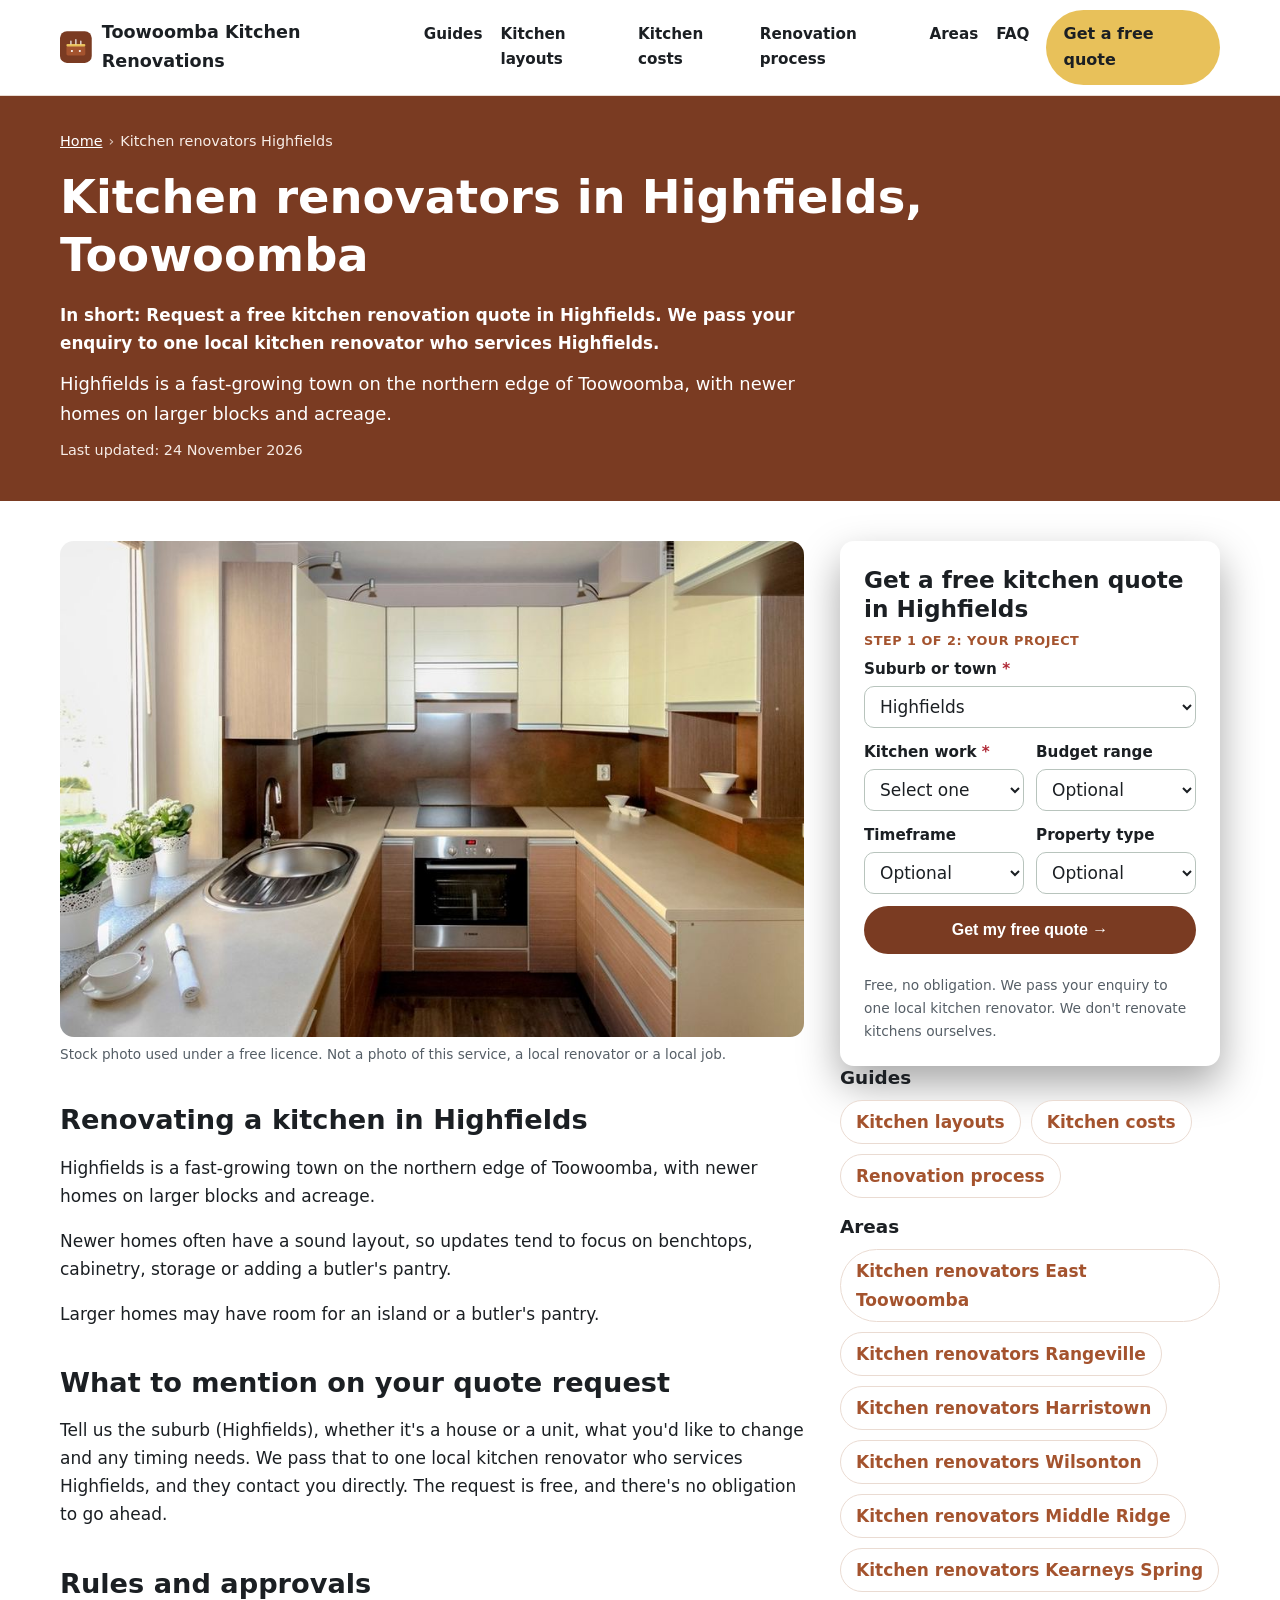
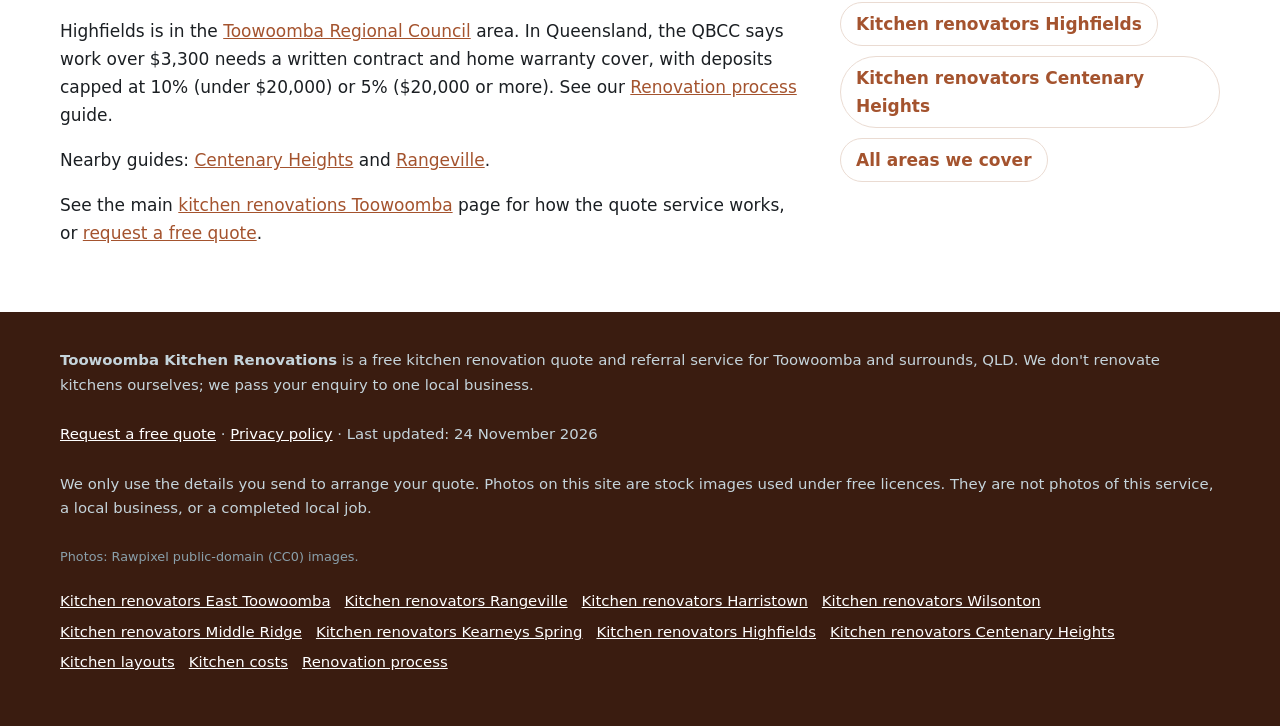
<file: kitchen-renovations-highfields/index.html>
<!doctype html>
<html lang="en-AU">
<head>
<meta charset="utf-8">
<!-- Search Console verification meta tag goes here once the property is created -->
<meta name="viewport" content="width=device-width, initial-scale=1">
<title>Kitchen renovators Highfields | Free Kitchen Renovation Quotes, Toowoomba</title>
<meta name="description" content="Request a free kitchen renovation quote in Highfields. We pass your enquiry to one local kitchen renovator who services Highfields.">
<link rel="canonical" href="https://toowoombakitchenrenovations.com.au/kitchen-renovations-highfields/">
<link rel="icon" href="/favicon.svg" type="image/svg+xml">
<meta name="theme-color" content="#7a3b22">
<meta property="og:type" content="article">
<meta property="og:locale" content="en_AU">
<meta property="og:site_name" content="Toowoomba Kitchen Renovations">
<meta property="og:title" content="Kitchen renovators Highfields | Free Kitchen Renovation Quotes, Toowoomba">
<meta property="og:description" content="Request a free kitchen renovation quote in Highfields. We pass your enquiry to one local kitchen renovator who services Highfields.">
<meta property="og:url" content="https://toowoombakitchenrenovations.com.au/kitchen-renovations-highfields/">
<meta property="og:image" content="https://toowoombakitchenrenovations.com.au/img/hero.jpg">
<meta name="twitter:card" content="summary_large_image">
<meta name="twitter:image" content="https://toowoombakitchenrenovations.com.au/img/hero.jpg">
<script>document.documentElement.classList.add('js')</script>
<link rel="stylesheet" href="/styles.css">
<!-- GA4 Measurement ID G-WRFF154B2P -->
<script async src="https://www.googletagmanager.com/gtag/js?id=G-WRFF154B2P"></script>
<script>window.dataLayer=window.dataLayer||[];function gtag(){dataLayer.push(arguments);}gtag('js',new Date());gtag('config','G-WRFF154B2P');</script>
<script type="application/ld+json">
{
 "@context": "https://schema.org",
 "@type": "WebPage",
 "@id": "https://toowoombakitchenrenovations.com.au/kitchen-renovations-highfields/#webpage",
 "url": "https://toowoombakitchenrenovations.com.au/kitchen-renovations-highfields/",
 "name": "Kitchen renovators Highfields | Free Kitchen Renovation Quotes, Toowoomba",
 "description": "Request a free kitchen renovation quote in Highfields. We pass your enquiry to one local kitchen renovator who services Highfields.",
 "inLanguage": "en-AU",
 "dateModified": "2026-11-24",
 "isPartOf": {
  "@id": "https://toowoombakitchenrenovations.com.au/#website"
 }
}
</script>
<script type="application/ld+json">
{
 "@context": "https://schema.org",
 "@type": "BreadcrumbList",
 "itemListElement": [
  {
   "@type": "ListItem",
   "position": 1,
   "name": "Home",
   "item": "https://toowoombakitchenrenovations.com.au/"
  },
  {
   "@type": "ListItem",
   "position": 2,
   "name": "Kitchen renovators Highfields",
   "item": "https://toowoombakitchenrenovations.com.au/kitchen-renovations-highfields/"
  }
 ]
}
</script>
<script type="application/ld+json">
{
 "@context": "https://schema.org",
 "@type": "Service",
 "@id": "https://toowoombakitchenrenovations.com.au/kitchen-renovations-highfields/#service",
 "name": "Kitchen renovators Highfields",
 "serviceType": "Kitchen renovator referral and quote service",
 "url": "https://toowoombakitchenrenovations.com.au/kitchen-renovations-highfields/",
 "provider": {
  "@type": "Organization",
  "name": "Toowoomba Kitchen Renovations",
  "url": "https://toowoombakitchenrenovations.com.au/"
 },
 "areaServed": [
  {
   "@type": "Place",
   "name": "Highfields, QLD"
  }
 ]
}
</script>
</head>
<body>
<a class="skip-link" href="#main">Skip to content</a>
<header class="site-header">
  <div class="wrap">
    <a class="brand" href="/" aria-label="Toowoomba Kitchen Renovations home">
      <svg viewBox="0 0 64 64" aria-hidden="true"><rect width="64" height="64" rx="14" fill="#7a3b22"/><rect x="13" y="30" width="38" height="19" rx="3" fill="#a4532e"/><rect x="13" y="26" width="38" height="5" rx="2" fill="#e8c15a"/><circle cx="24" cy="40" r="2.2" fill="#faf5f2"/><circle cx="40" cy="40" r="2.2" fill="#faf5f2"/><path d="M22 20v6M32 17v9M42 20v6" stroke="#faf5f2" stroke-width="2.4" stroke-linecap="round"/></svg>
      Toowoomba Kitchen Renovations
    </a>
    <nav class="nav" aria-label="Main">
      <a href="/#guides">Guides</a><a href="/kitchen-layouts/">Kitchen layouts</a><a href="/kitchen-renovation-costs/">Kitchen costs</a><a href="/kitchen-renovation-process/">Renovation process</a><a href="/#areas">Areas</a><a href="/#faq">FAQ</a>
    </nav>
    <a class="btn btn-call header-call" href="#quote">Get a free quote</a>
  </div>
</header>
<main id="main">
<section class="page-hero" aria-labelledby="h1">
  <div class="wrap">
    <nav class="crumbs" aria-label="Breadcrumb"><ol><li><a href="/">Home</a></li><li aria-current="page">Kitchen renovators Highfields</li></ol></nav>
    <h1 id="h1">Kitchen renovators in Highfields, Toowoomba</h1>
    <p class="summary">In short: Request a free kitchen renovation quote in Highfields. We pass your enquiry to one local kitchen renovator who services Highfields.</p>
    <p class="lead">Highfields is a fast-growing town on the northern edge of Toowoomba, with newer homes on larger blocks and acreage.</p>
    <p class="updated">Last updated: 24 November 2026</p>
  </div>
</section>
<div class="wrap page-grid">
  <article class="page-body">
<figure><img src="/img/type1.jpg" width="1200" height="800" style="aspect-ratio:3/2;object-fit:cover" alt="Stock photo illustrating kitchen renovation work" decoding="async"><figcaption>Stock photo used under a free licence. Not a photo of this service, a local renovator or a local job.</figcaption></figure>

<h2>Renovating a kitchen in Highfields</h2>
<p>Highfields is a fast-growing town on the northern edge of Toowoomba, with newer homes on larger blocks and acreage.</p>
<p>Newer homes often have a sound layout, so updates tend to focus on benchtops, cabinetry, storage or adding a butler&#x27;s pantry.</p><p>Larger homes may have room for an island or a butler&#x27;s pantry.</p>
<h2>What to mention on your quote request</h2>
<p>Tell us the suburb (Highfields), whether it&#x27;s a house or a unit, what you&#x27;d like to change and any timing needs. We pass that to one local kitchen renovator who services Highfields, and they contact you directly. The request is free, and there's no obligation to go ahead.</p>
<h2>Rules and approvals</h2>
<p>Highfields is in the <a href="https://www.tr.qld.gov.au/" rel="noopener">Toowoomba Regional Council</a> area. In Queensland, the QBCC says work over $3,300 needs a written contract and home warranty cover, with deposits capped at 10% (under $20,000) or 5% ($20,000 or more). See our <a href="/kitchen-renovation-process/">Renovation process</a> guide.</p>
<p>Nearby guides: <a href="/kitchen-renovations-centenary-heights/">Centenary Heights</a> and <a href="/kitchen-renovations-rangeville/">Rangeville</a>.</p>

<p class="home-link">See the main <a href="/">kitchen renovations Toowoomba</a> page for how the quote service works, or <a href="#quote">request a free quote</a>.</p>
  </article>
  <aside class="page-aside">
    <div class="hero-form-card" id="quote">
      <h2 id="quote-h">Get a free kitchen quote in Highfields</h2>
      <form class="quote-form two-step" id="quote-form" data-form="kitchen_renovation_quote" action="https://formsubmit.co/quotes@toowoombakitchenrenovations.com.au" method="post" novalidate>
        <input type="hidden" name="_subject" value="New quote request – toowoombakitchenrenovations.com.au">
        <input type="hidden" name="_captcha" value="true">
        <input type="hidden" name="_template" value="table">
        <input type="hidden" name="_next" value="https://toowoombakitchenrenovations.com.au/thanks.html?lead=1">
        <input type="hidden" name="_autoresponse" value="Thanks for your kitchen renovation request. We&#x27;ve received it and are passing it to a local kitchen renovator, who&#x27;ll be in touch about your project.">
        <input type="text" name="_honey" style="display:none" tabindex="-1" autocomplete="off" aria-hidden="true">
        <input type="hidden" name="source" value="toowoombakitchenrenovations.com.au">
        <input type="hidden" name="page" value="/kitchen-renovations-highfields/">
        <fieldset class="step step-1">
          <legend class="step-label">Step 1 of 2: your project</legend>
          <div class="full"><label for="suburb">Suburb or town <span class="req" aria-hidden="true">*</span></label>
            <select id="suburb" name="suburb" required><option value="">Choose your suburb</option><option>Toowoomba City</option><option>East Toowoomba</option><option>South Toowoomba</option><option>North Toowoomba</option><option>Newtown</option><option>Rangeville</option><option>Mount Lofty</option><option>Prince Henry Heights</option><option>Blue Mountain Heights</option><option>Centenary Heights</option><option>Middle Ridge</option><option>Kearneys Spring</option><option>Darling Heights</option><option>Harristown</option><option>Wilsonton</option><option>Wilsonton Heights</option><option>Glenvale</option><option>Harlaxton</option><option>Rockville</option><option>Torrington</option><option>Westbrook</option><option>Drayton</option><option>Cranley</option><option selected>Highfields</option><option>Cotswold Hills</option><option>Kleinton</option><option>Meringandan West</option><option>Hodgson Vale</option><option value="Other">Other (tell us below)</option></select></div>
          <div class="full other-wrap"><label for="suburb_other">Other suburb or town</label><input id="suburb_other" name="suburb_other" type="text" autocomplete="address-level2"></div>
          <div><label for="proj_type">Kitchen work <span class="req" aria-hidden="true">*</span></label>
            <select id="proj_type" name="kitchen_work" required><option value="">Select one</option><option>Full kitchen renovation</option><option>New cabinets and benchtops</option><option>Change the layout / open up</option><option>Kitchen in a new extension</option><option>Not sure</option></select></div>
          <div><label for="budget">Budget range</label>
            <select id="budget" name="budget"><option value="">Optional</option><option>Under $20,000</option><option>$20,000–$35,000</option><option>$35,000–$50,000</option><option>$50,000–$75,000</option><option>$75,000 or more</option><option>Not sure / want advice</option></select></div>
          <div><label for="timeframe">Timeframe</label>
            <select id="timeframe" name="timeframe"><option value="">Optional</option><option>ASAP / within a month</option><option>Next 1–3 months</option><option>3–6 months</option><option>6–12 months</option><option>Just researching</option></select></div>
          <div><label for="extra1">Property type</label>
            <select id="extra1" name="property_type"><option value="">Optional</option><option>House</option><option>Unit or apartment</option><option>Townhouse</option><option>Not sure</option></select></div>
          <div class="full js-only"><button class="btn btn-primary btn-block" type="button" id="to-step-2">Get my free quote →</button></div>
          <p class="microcopy full">Free, no obligation. We pass your enquiry to one local kitchen renovator. We don't renovate kitchens ourselves.</p>
          <p class="form-error full" id="step1-error" role="alert" hidden>Please choose your suburb and the kitchen work you want.</p>
        </fieldset>
        <fieldset class="step step-2" id="step-2">
          <legend class="step-label">Step 2 of 2: your details</legend>
          <div><label for="name">Name <span class="req" aria-hidden="true">*</span></label><input id="name" name="name" type="text" autocomplete="name" required></div>
          <div><label for="phone">Phone <span class="req" aria-hidden="true">*</span></label><input id="phone" name="phone" type="tel" autocomplete="tel" inputmode="tel" required></div>
          <div class="full"><label for="email">Email <span class="req" aria-hidden="true">*</span></label><input id="email" name="email" type="email" autocomplete="email" required></div>
          <div class="full"><label for="message">Anything else we should pass on?</label><textarea id="message" name="message" rows="2" placeholder="e.g. L-shaped kitchen in East Toowoomba, want to open up to the living area"></textarea></div>
          <p class="consent full">By sending this form you agree we can share your details with one local kitchen renovator so they can quote for your project. See our <a href="/privacy.html">privacy policy</a>.</p>
          <div class="full step2-actions"><button class="btn btn-primary" type="submit">Send my quote request</button><button class="btn-link js-only" type="button" id="back-1">← Back</button></div>
        </fieldset>
      </form>
    </div>
    <h3>Guides</h3>
    <ul class="link-list"><li><a href="/kitchen-layouts/">Kitchen layouts</a></li><li><a href="/kitchen-renovation-costs/">Kitchen costs</a></li><li><a href="/kitchen-renovation-process/">Renovation process</a></li></ul>
    <h3>Areas</h3>
    <ul class="link-list"><li><a href="/kitchen-renovations-east-toowoomba/">Kitchen renovators East Toowoomba</a></li><li><a href="/kitchen-renovations-rangeville/">Kitchen renovators Rangeville</a></li><li><a href="/kitchen-renovations-harristown/">Kitchen renovators Harristown</a></li><li><a href="/kitchen-renovations-wilsonton/">Kitchen renovators Wilsonton</a></li><li><a href="/kitchen-renovations-middle-ridge/">Kitchen renovators Middle Ridge</a></li><li><a href="/kitchen-renovations-kearneys-spring/">Kitchen renovators Kearneys Spring</a></li><li><a href="/kitchen-renovations-highfields/">Kitchen renovators Highfields</a></li><li><a href="/kitchen-renovations-centenary-heights/">Kitchen renovators Centenary Heights</a></li><li><a href="/#areas">All areas we cover</a></li></ul>
  </aside>
</div>
</main>
<footer class="site-footer">
  <div class="wrap">
    <p><strong>Toowoomba Kitchen Renovations</strong> is a free kitchen renovation quote and referral service for Toowoomba and surrounds, QLD. We don't renovate kitchens ourselves; we pass your enquiry to one local business.</p>
    <p><a href="#quote">Request a free quote</a> · <a href="/privacy.html">Privacy policy</a> · Last updated: 24 November 2026</p>
    <p>We only use the details you send to arrange your quote. Photos on this site are stock images used under free licences. They are not photos of this service, a local business, or a completed local job.</p>
    <p class="credit-line">Photos: Rawpixel public-domain (CC0) images.</p>
    <p class="footer-links"><a href="/kitchen-renovations-east-toowoomba/">Kitchen renovators East Toowoomba</a> <a href="/kitchen-renovations-rangeville/">Kitchen renovators Rangeville</a> <a href="/kitchen-renovations-harristown/">Kitchen renovators Harristown</a> <a href="/kitchen-renovations-wilsonton/">Kitchen renovators Wilsonton</a> <a href="/kitchen-renovations-middle-ridge/">Kitchen renovators Middle Ridge</a> <a href="/kitchen-renovations-kearneys-spring/">Kitchen renovators Kearneys Spring</a> <a href="/kitchen-renovations-highfields/">Kitchen renovators Highfields</a> <a href="/kitchen-renovations-centenary-heights/">Kitchen renovators Centenary Heights</a> <a href="/kitchen-layouts/">Kitchen layouts</a> <a href="/kitchen-renovation-costs/">Kitchen costs</a> <a href="/kitchen-renovation-process/">Renovation process</a></p>
  </div>
</footer>

<div class="mobile-call" aria-label="Quick contact">
  <a class="btn btn-call" href="#quote">Get a free quote</a>
</div>
<script src="/form.js" defer></script>
<script>(function(){var b=document.querySelector('.mobile-call'),q=document.getElementById('quote');if(!b||!q||!('IntersectionObserver' in window))return;new IntersectionObserver(function(e){b.classList.toggle('mc-off',e[0].isIntersecting)},{threshold:.15}).observe(q)})();</script>

</body>
</html>
</file>
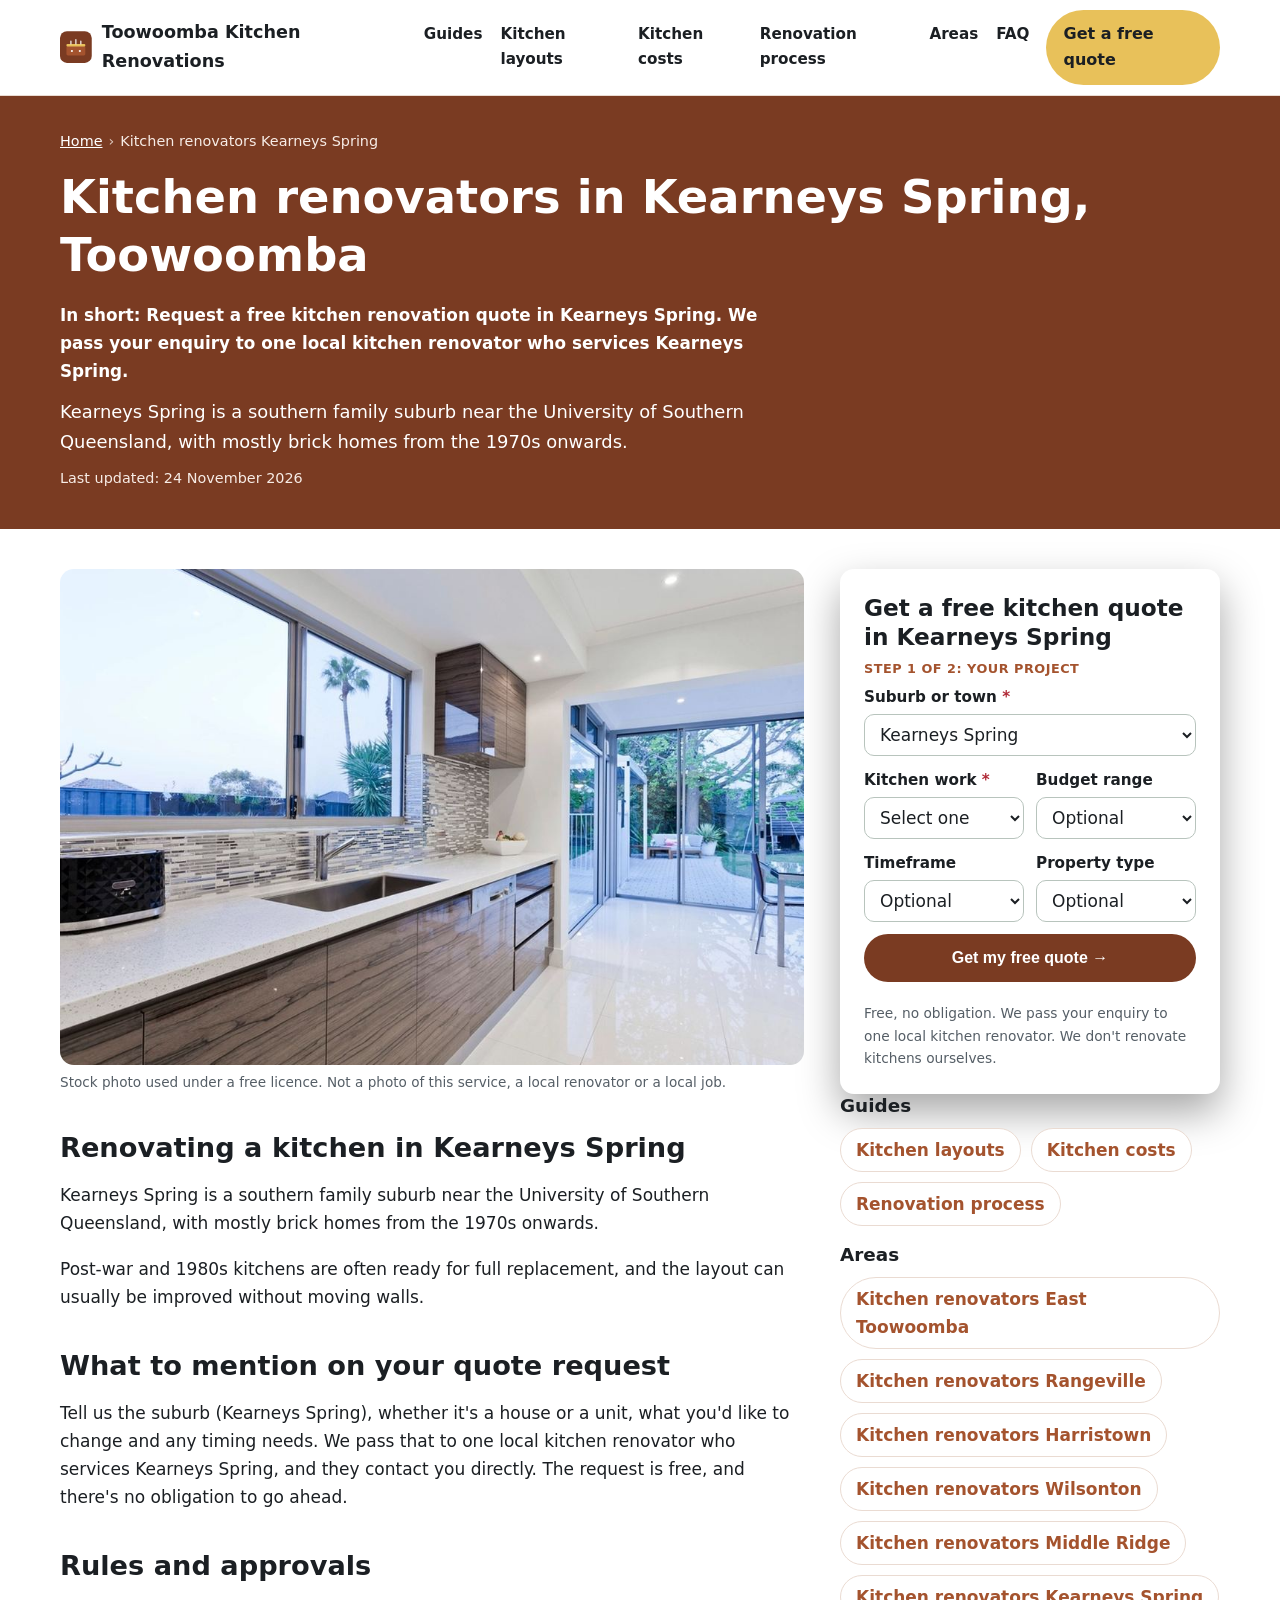
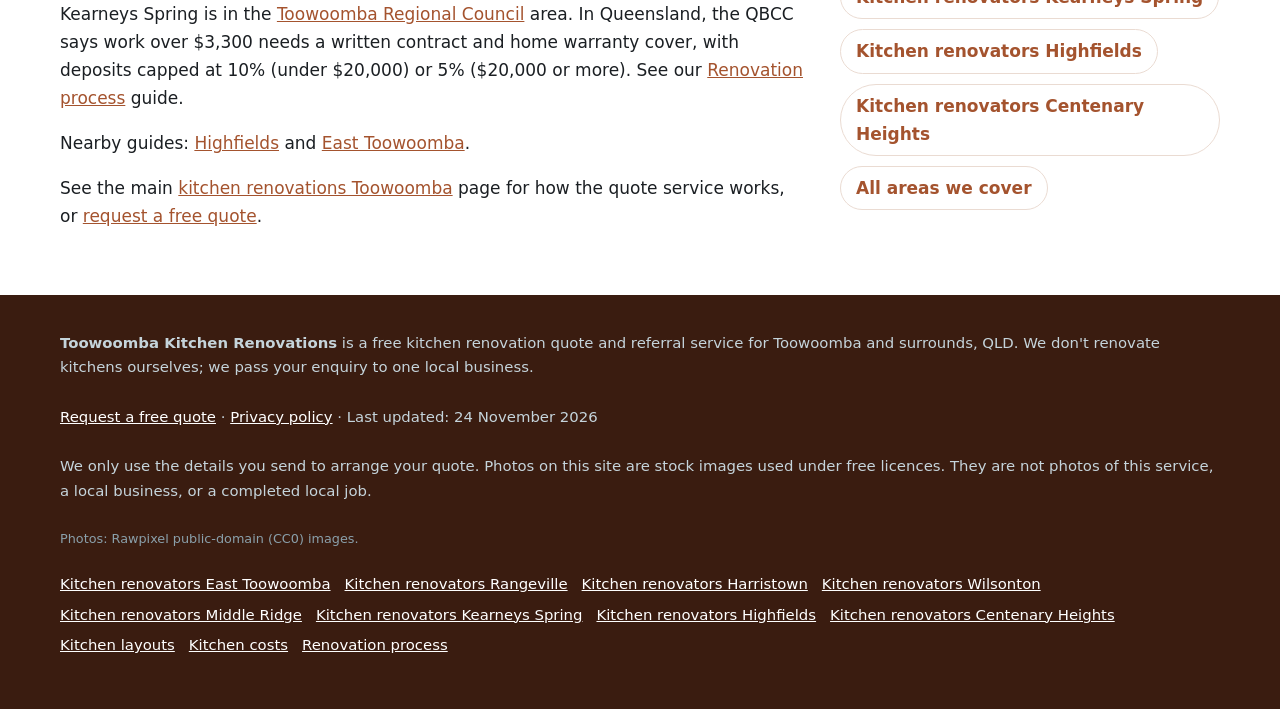
<file: kitchen-renovations-kearneys-spring/index.html>
<!doctype html>
<html lang="en-AU">
<head>
<meta charset="utf-8">
<!-- Search Console verification meta tag goes here once the property is created -->
<meta name="viewport" content="width=device-width, initial-scale=1">
<title>Kitchen renovators Kearneys Spring | Free Kitchen Renovation Quotes, Toowoomba</title>
<meta name="description" content="Request a free kitchen renovation quote in Kearneys Spring. We pass your enquiry to one local kitchen renovator who services Kearneys Spring.">
<link rel="canonical" href="https://toowoombakitchenrenovations.com.au/kitchen-renovations-kearneys-spring/">
<link rel="icon" href="/favicon.svg" type="image/svg+xml">
<meta name="theme-color" content="#7a3b22">
<meta property="og:type" content="article">
<meta property="og:locale" content="en_AU">
<meta property="og:site_name" content="Toowoomba Kitchen Renovations">
<meta property="og:title" content="Kitchen renovators Kearneys Spring | Free Kitchen Renovation Quotes, Toowoomba">
<meta property="og:description" content="Request a free kitchen renovation quote in Kearneys Spring. We pass your enquiry to one local kitchen renovator who services Kearneys Spring.">
<meta property="og:url" content="https://toowoombakitchenrenovations.com.au/kitchen-renovations-kearneys-spring/">
<meta property="og:image" content="https://toowoombakitchenrenovations.com.au/img/hero.jpg">
<meta name="twitter:card" content="summary_large_image">
<meta name="twitter:image" content="https://toowoombakitchenrenovations.com.au/img/hero.jpg">
<script>document.documentElement.classList.add('js')</script>
<link rel="stylesheet" href="/styles.css">
<!-- GA4 Measurement ID G-WRFF154B2P -->
<script async src="https://www.googletagmanager.com/gtag/js?id=G-WRFF154B2P"></script>
<script>window.dataLayer=window.dataLayer||[];function gtag(){dataLayer.push(arguments);}gtag('js',new Date());gtag('config','G-WRFF154B2P');</script>
<script type="application/ld+json">
{
 "@context": "https://schema.org",
 "@type": "WebPage",
 "@id": "https://toowoombakitchenrenovations.com.au/kitchen-renovations-kearneys-spring/#webpage",
 "url": "https://toowoombakitchenrenovations.com.au/kitchen-renovations-kearneys-spring/",
 "name": "Kitchen renovators Kearneys Spring | Free Kitchen Renovation Quotes, Toowoomba",
 "description": "Request a free kitchen renovation quote in Kearneys Spring. We pass your enquiry to one local kitchen renovator who services Kearneys Spring.",
 "inLanguage": "en-AU",
 "dateModified": "2026-11-24",
 "isPartOf": {
  "@id": "https://toowoombakitchenrenovations.com.au/#website"
 }
}
</script>
<script type="application/ld+json">
{
 "@context": "https://schema.org",
 "@type": "BreadcrumbList",
 "itemListElement": [
  {
   "@type": "ListItem",
   "position": 1,
   "name": "Home",
   "item": "https://toowoombakitchenrenovations.com.au/"
  },
  {
   "@type": "ListItem",
   "position": 2,
   "name": "Kitchen renovators Kearneys Spring",
   "item": "https://toowoombakitchenrenovations.com.au/kitchen-renovations-kearneys-spring/"
  }
 ]
}
</script>
<script type="application/ld+json">
{
 "@context": "https://schema.org",
 "@type": "Service",
 "@id": "https://toowoombakitchenrenovations.com.au/kitchen-renovations-kearneys-spring/#service",
 "name": "Kitchen renovators Kearneys Spring",
 "serviceType": "Kitchen renovator referral and quote service",
 "url": "https://toowoombakitchenrenovations.com.au/kitchen-renovations-kearneys-spring/",
 "provider": {
  "@type": "Organization",
  "name": "Toowoomba Kitchen Renovations",
  "url": "https://toowoombakitchenrenovations.com.au/"
 },
 "areaServed": [
  {
   "@type": "Place",
   "name": "Kearneys Spring, QLD"
  }
 ]
}
</script>
</head>
<body>
<a class="skip-link" href="#main">Skip to content</a>
<header class="site-header">
  <div class="wrap">
    <a class="brand" href="/" aria-label="Toowoomba Kitchen Renovations home">
      <svg viewBox="0 0 64 64" aria-hidden="true"><rect width="64" height="64" rx="14" fill="#7a3b22"/><rect x="13" y="30" width="38" height="19" rx="3" fill="#a4532e"/><rect x="13" y="26" width="38" height="5" rx="2" fill="#e8c15a"/><circle cx="24" cy="40" r="2.2" fill="#faf5f2"/><circle cx="40" cy="40" r="2.2" fill="#faf5f2"/><path d="M22 20v6M32 17v9M42 20v6" stroke="#faf5f2" stroke-width="2.4" stroke-linecap="round"/></svg>
      Toowoomba Kitchen Renovations
    </a>
    <nav class="nav" aria-label="Main">
      <a href="/#guides">Guides</a><a href="/kitchen-layouts/">Kitchen layouts</a><a href="/kitchen-renovation-costs/">Kitchen costs</a><a href="/kitchen-renovation-process/">Renovation process</a><a href="/#areas">Areas</a><a href="/#faq">FAQ</a>
    </nav>
    <a class="btn btn-call header-call" href="#quote">Get a free quote</a>
  </div>
</header>
<main id="main">
<section class="page-hero" aria-labelledby="h1">
  <div class="wrap">
    <nav class="crumbs" aria-label="Breadcrumb"><ol><li><a href="/">Home</a></li><li aria-current="page">Kitchen renovators Kearneys Spring</li></ol></nav>
    <h1 id="h1">Kitchen renovators in Kearneys Spring, Toowoomba</h1>
    <p class="summary">In short: Request a free kitchen renovation quote in Kearneys Spring. We pass your enquiry to one local kitchen renovator who services Kearneys Spring.</p>
    <p class="lead">Kearneys Spring is a southern family suburb near the University of Southern Queensland, with mostly brick homes from the 1970s onwards.</p>
    <p class="updated">Last updated: 24 November 2026</p>
  </div>
</section>
<div class="wrap page-grid">
  <article class="page-body">
<figure><img src="/img/closing.jpg" width="1200" height="800" style="aspect-ratio:3/2;object-fit:cover" alt="Stock photo illustrating kitchen renovation work" decoding="async"><figcaption>Stock photo used under a free licence. Not a photo of this service, a local renovator or a local job.</figcaption></figure>

<h2>Renovating a kitchen in Kearneys Spring</h2>
<p>Kearneys Spring is a southern family suburb near the University of Southern Queensland, with mostly brick homes from the 1970s onwards.</p>
<p>Post-war and 1980s kitchens are often ready for full replacement, and the layout can usually be improved without moving walls.</p>
<h2>What to mention on your quote request</h2>
<p>Tell us the suburb (Kearneys Spring), whether it&#x27;s a house or a unit, what you&#x27;d like to change and any timing needs. We pass that to one local kitchen renovator who services Kearneys Spring, and they contact you directly. The request is free, and there's no obligation to go ahead.</p>
<h2>Rules and approvals</h2>
<p>Kearneys Spring is in the <a href="https://www.tr.qld.gov.au/" rel="noopener">Toowoomba Regional Council</a> area. In Queensland, the QBCC says work over $3,300 needs a written contract and home warranty cover, with deposits capped at 10% (under $20,000) or 5% ($20,000 or more). See our <a href="/kitchen-renovation-process/">Renovation process</a> guide.</p>
<p>Nearby guides: <a href="/kitchen-renovations-highfields/">Highfields</a> and <a href="/kitchen-renovations-east-toowoomba/">East Toowoomba</a>.</p>

<p class="home-link">See the main <a href="/">kitchen renovations Toowoomba</a> page for how the quote service works, or <a href="#quote">request a free quote</a>.</p>
  </article>
  <aside class="page-aside">
    <div class="hero-form-card" id="quote">
      <h2 id="quote-h">Get a free kitchen quote in Kearneys Spring</h2>
      <form class="quote-form two-step" id="quote-form" data-form="kitchen_renovation_quote" action="https://formsubmit.co/quotes@toowoombakitchenrenovations.com.au" method="post" novalidate>
        <input type="hidden" name="_subject" value="New quote request – toowoombakitchenrenovations.com.au">
        <input type="hidden" name="_captcha" value="true">
        <input type="hidden" name="_template" value="table">
        <input type="hidden" name="_next" value="https://toowoombakitchenrenovations.com.au/thanks.html?lead=1">
        <input type="hidden" name="_autoresponse" value="Thanks for your kitchen renovation request. We&#x27;ve received it and are passing it to a local kitchen renovator, who&#x27;ll be in touch about your project.">
        <input type="text" name="_honey" style="display:none" tabindex="-1" autocomplete="off" aria-hidden="true">
        <input type="hidden" name="source" value="toowoombakitchenrenovations.com.au">
        <input type="hidden" name="page" value="/kitchen-renovations-kearneys-spring/">
        <fieldset class="step step-1">
          <legend class="step-label">Step 1 of 2: your project</legend>
          <div class="full"><label for="suburb">Suburb or town <span class="req" aria-hidden="true">*</span></label>
            <select id="suburb" name="suburb" required><option value="">Choose your suburb</option><option>Toowoomba City</option><option>East Toowoomba</option><option>South Toowoomba</option><option>North Toowoomba</option><option>Newtown</option><option>Rangeville</option><option>Mount Lofty</option><option>Prince Henry Heights</option><option>Blue Mountain Heights</option><option>Centenary Heights</option><option>Middle Ridge</option><option selected>Kearneys Spring</option><option>Darling Heights</option><option>Harristown</option><option>Wilsonton</option><option>Wilsonton Heights</option><option>Glenvale</option><option>Harlaxton</option><option>Rockville</option><option>Torrington</option><option>Westbrook</option><option>Drayton</option><option>Cranley</option><option>Highfields</option><option>Cotswold Hills</option><option>Kleinton</option><option>Meringandan West</option><option>Hodgson Vale</option><option value="Other">Other (tell us below)</option></select></div>
          <div class="full other-wrap"><label for="suburb_other">Other suburb or town</label><input id="suburb_other" name="suburb_other" type="text" autocomplete="address-level2"></div>
          <div><label for="proj_type">Kitchen work <span class="req" aria-hidden="true">*</span></label>
            <select id="proj_type" name="kitchen_work" required><option value="">Select one</option><option>Full kitchen renovation</option><option>New cabinets and benchtops</option><option>Change the layout / open up</option><option>Kitchen in a new extension</option><option>Not sure</option></select></div>
          <div><label for="budget">Budget range</label>
            <select id="budget" name="budget"><option value="">Optional</option><option>Under $20,000</option><option>$20,000–$35,000</option><option>$35,000–$50,000</option><option>$50,000–$75,000</option><option>$75,000 or more</option><option>Not sure / want advice</option></select></div>
          <div><label for="timeframe">Timeframe</label>
            <select id="timeframe" name="timeframe"><option value="">Optional</option><option>ASAP / within a month</option><option>Next 1–3 months</option><option>3–6 months</option><option>6–12 months</option><option>Just researching</option></select></div>
          <div><label for="extra1">Property type</label>
            <select id="extra1" name="property_type"><option value="">Optional</option><option>House</option><option>Unit or apartment</option><option>Townhouse</option><option>Not sure</option></select></div>
          <div class="full js-only"><button class="btn btn-primary btn-block" type="button" id="to-step-2">Get my free quote →</button></div>
          <p class="microcopy full">Free, no obligation. We pass your enquiry to one local kitchen renovator. We don't renovate kitchens ourselves.</p>
          <p class="form-error full" id="step1-error" role="alert" hidden>Please choose your suburb and the kitchen work you want.</p>
        </fieldset>
        <fieldset class="step step-2" id="step-2">
          <legend class="step-label">Step 2 of 2: your details</legend>
          <div><label for="name">Name <span class="req" aria-hidden="true">*</span></label><input id="name" name="name" type="text" autocomplete="name" required></div>
          <div><label for="phone">Phone <span class="req" aria-hidden="true">*</span></label><input id="phone" name="phone" type="tel" autocomplete="tel" inputmode="tel" required></div>
          <div class="full"><label for="email">Email <span class="req" aria-hidden="true">*</span></label><input id="email" name="email" type="email" autocomplete="email" required></div>
          <div class="full"><label for="message">Anything else we should pass on?</label><textarea id="message" name="message" rows="2" placeholder="e.g. L-shaped kitchen in East Toowoomba, want to open up to the living area"></textarea></div>
          <p class="consent full">By sending this form you agree we can share your details with one local kitchen renovator so they can quote for your project. See our <a href="/privacy.html">privacy policy</a>.</p>
          <div class="full step2-actions"><button class="btn btn-primary" type="submit">Send my quote request</button><button class="btn-link js-only" type="button" id="back-1">← Back</button></div>
        </fieldset>
      </form>
    </div>
    <h3>Guides</h3>
    <ul class="link-list"><li><a href="/kitchen-layouts/">Kitchen layouts</a></li><li><a href="/kitchen-renovation-costs/">Kitchen costs</a></li><li><a href="/kitchen-renovation-process/">Renovation process</a></li></ul>
    <h3>Areas</h3>
    <ul class="link-list"><li><a href="/kitchen-renovations-east-toowoomba/">Kitchen renovators East Toowoomba</a></li><li><a href="/kitchen-renovations-rangeville/">Kitchen renovators Rangeville</a></li><li><a href="/kitchen-renovations-harristown/">Kitchen renovators Harristown</a></li><li><a href="/kitchen-renovations-wilsonton/">Kitchen renovators Wilsonton</a></li><li><a href="/kitchen-renovations-middle-ridge/">Kitchen renovators Middle Ridge</a></li><li><a href="/kitchen-renovations-kearneys-spring/">Kitchen renovators Kearneys Spring</a></li><li><a href="/kitchen-renovations-highfields/">Kitchen renovators Highfields</a></li><li><a href="/kitchen-renovations-centenary-heights/">Kitchen renovators Centenary Heights</a></li><li><a href="/#areas">All areas we cover</a></li></ul>
  </aside>
</div>
</main>
<footer class="site-footer">
  <div class="wrap">
    <p><strong>Toowoomba Kitchen Renovations</strong> is a free kitchen renovation quote and referral service for Toowoomba and surrounds, QLD. We don't renovate kitchens ourselves; we pass your enquiry to one local business.</p>
    <p><a href="#quote">Request a free quote</a> · <a href="/privacy.html">Privacy policy</a> · Last updated: 24 November 2026</p>
    <p>We only use the details you send to arrange your quote. Photos on this site are stock images used under free licences. They are not photos of this service, a local business, or a completed local job.</p>
    <p class="credit-line">Photos: Rawpixel public-domain (CC0) images.</p>
    <p class="footer-links"><a href="/kitchen-renovations-east-toowoomba/">Kitchen renovators East Toowoomba</a> <a href="/kitchen-renovations-rangeville/">Kitchen renovators Rangeville</a> <a href="/kitchen-renovations-harristown/">Kitchen renovators Harristown</a> <a href="/kitchen-renovations-wilsonton/">Kitchen renovators Wilsonton</a> <a href="/kitchen-renovations-middle-ridge/">Kitchen renovators Middle Ridge</a> <a href="/kitchen-renovations-kearneys-spring/">Kitchen renovators Kearneys Spring</a> <a href="/kitchen-renovations-highfields/">Kitchen renovators Highfields</a> <a href="/kitchen-renovations-centenary-heights/">Kitchen renovators Centenary Heights</a> <a href="/kitchen-layouts/">Kitchen layouts</a> <a href="/kitchen-renovation-costs/">Kitchen costs</a> <a href="/kitchen-renovation-process/">Renovation process</a></p>
  </div>
</footer>

<div class="mobile-call" aria-label="Quick contact">
  <a class="btn btn-call" href="#quote">Get a free quote</a>
</div>
<script src="/form.js" defer></script>
<script>(function(){var b=document.querySelector('.mobile-call'),q=document.getElementById('quote');if(!b||!q||!('IntersectionObserver' in window))return;new IntersectionObserver(function(e){b.classList.toggle('mc-off',e[0].isIntersecting)},{threshold:.15}).observe(q)})();</script>

</body>
</html>
</file>
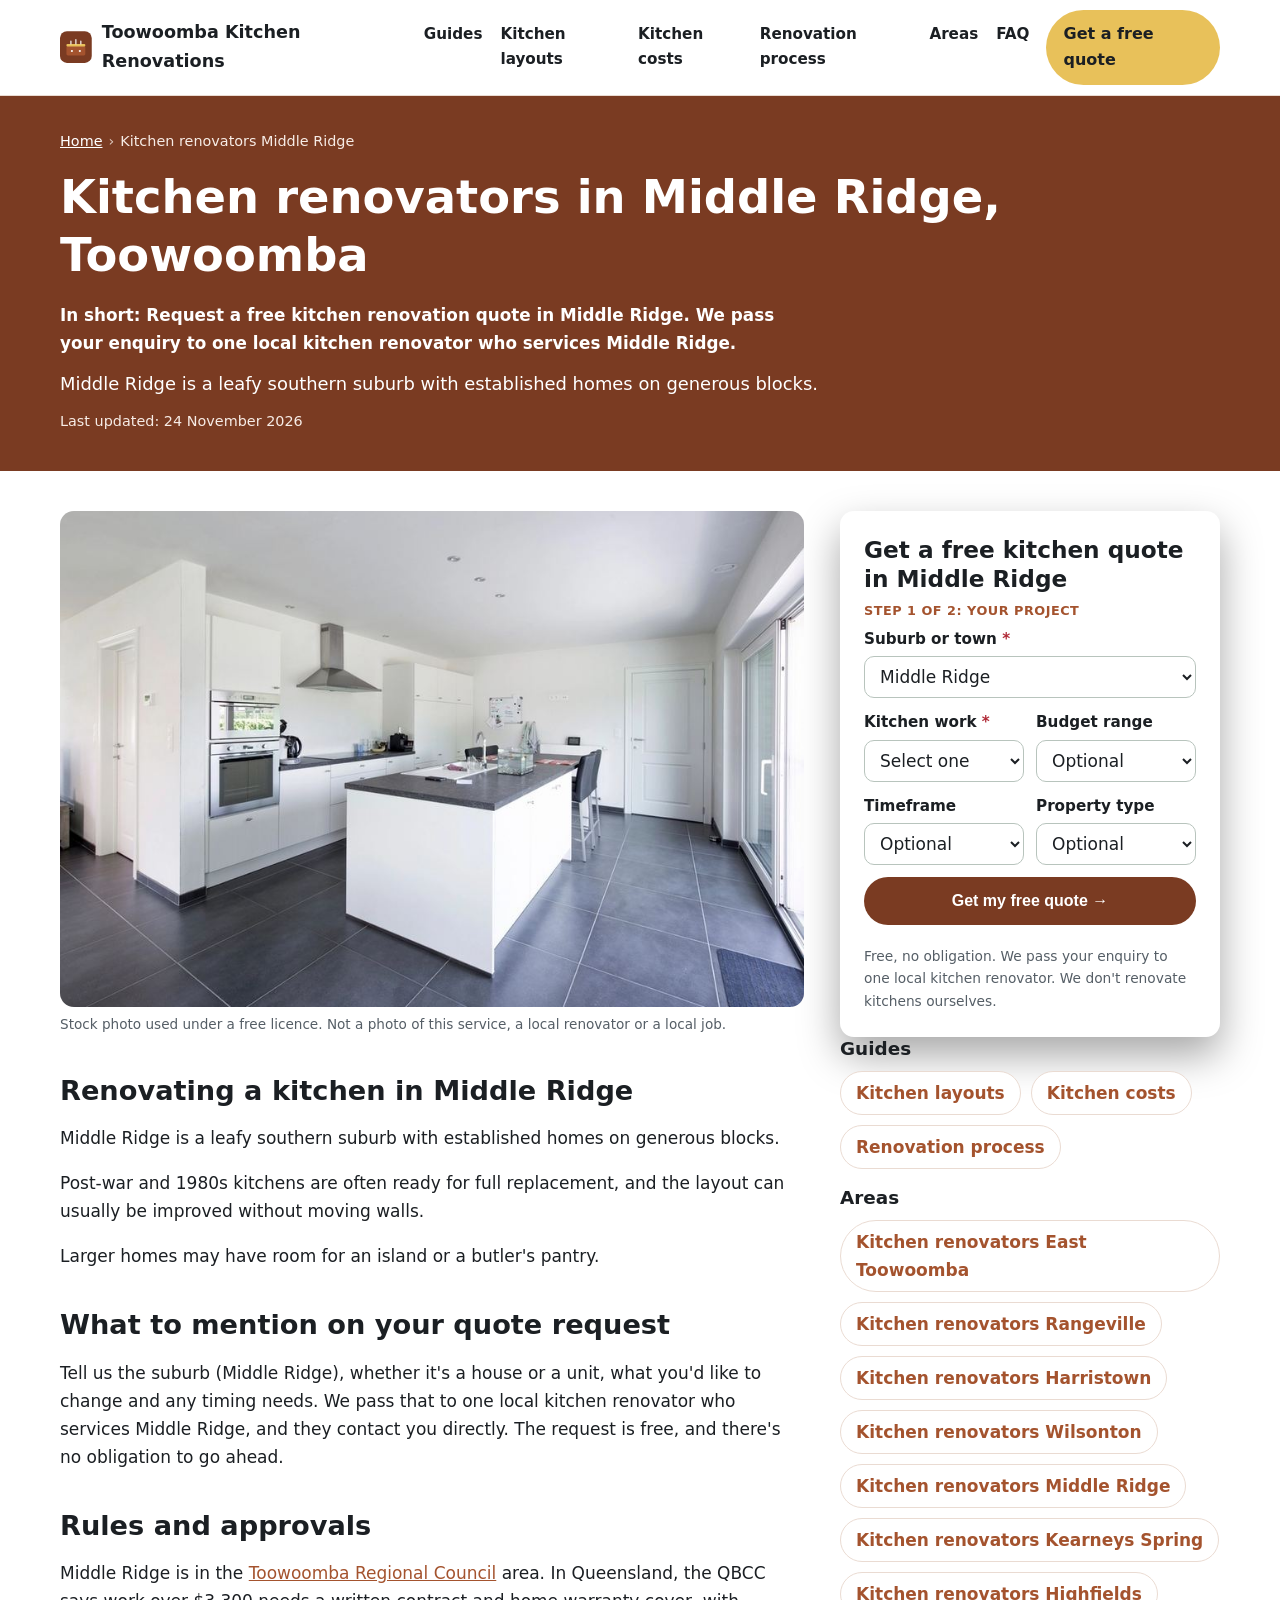
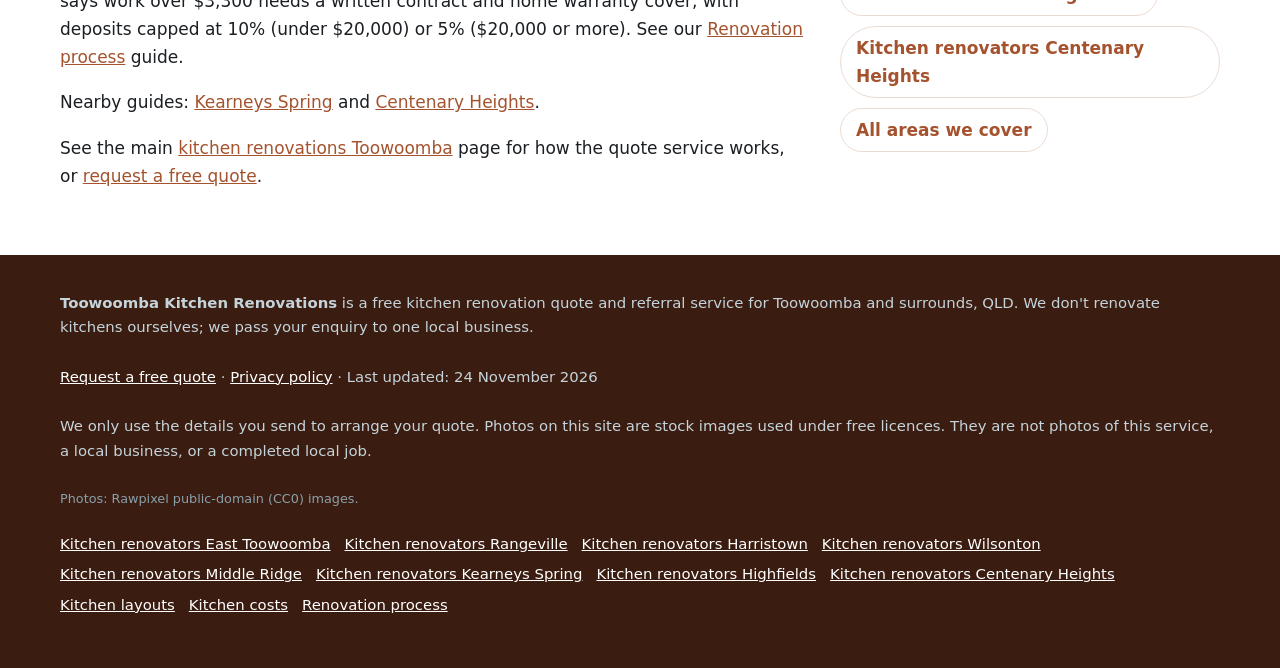
<file: kitchen-renovations-middle-ridge/index.html>
<!doctype html>
<html lang="en-AU">
<head>
<meta charset="utf-8">
<!-- Search Console verification meta tag goes here once the property is created -->
<meta name="viewport" content="width=device-width, initial-scale=1">
<title>Kitchen renovators Middle Ridge | Free Kitchen Renovation Quotes, Toowoomba</title>
<meta name="description" content="Request a free kitchen renovation quote in Middle Ridge. We pass your enquiry to one local kitchen renovator who services Middle Ridge.">
<link rel="canonical" href="https://toowoombakitchenrenovations.com.au/kitchen-renovations-middle-ridge/">
<link rel="icon" href="/favicon.svg" type="image/svg+xml">
<meta name="theme-color" content="#7a3b22">
<meta property="og:type" content="article">
<meta property="og:locale" content="en_AU">
<meta property="og:site_name" content="Toowoomba Kitchen Renovations">
<meta property="og:title" content="Kitchen renovators Middle Ridge | Free Kitchen Renovation Quotes, Toowoomba">
<meta property="og:description" content="Request a free kitchen renovation quote in Middle Ridge. We pass your enquiry to one local kitchen renovator who services Middle Ridge.">
<meta property="og:url" content="https://toowoombakitchenrenovations.com.au/kitchen-renovations-middle-ridge/">
<meta property="og:image" content="https://toowoombakitchenrenovations.com.au/img/hero.jpg">
<meta name="twitter:card" content="summary_large_image">
<meta name="twitter:image" content="https://toowoombakitchenrenovations.com.au/img/hero.jpg">
<script>document.documentElement.classList.add('js')</script>
<link rel="stylesheet" href="/styles.css">
<!-- GA4 Measurement ID G-WRFF154B2P -->
<script async src="https://www.googletagmanager.com/gtag/js?id=G-WRFF154B2P"></script>
<script>window.dataLayer=window.dataLayer||[];function gtag(){dataLayer.push(arguments);}gtag('js',new Date());gtag('config','G-WRFF154B2P');</script>
<script type="application/ld+json">
{
 "@context": "https://schema.org",
 "@type": "WebPage",
 "@id": "https://toowoombakitchenrenovations.com.au/kitchen-renovations-middle-ridge/#webpage",
 "url": "https://toowoombakitchenrenovations.com.au/kitchen-renovations-middle-ridge/",
 "name": "Kitchen renovators Middle Ridge | Free Kitchen Renovation Quotes, Toowoomba",
 "description": "Request a free kitchen renovation quote in Middle Ridge. We pass your enquiry to one local kitchen renovator who services Middle Ridge.",
 "inLanguage": "en-AU",
 "dateModified": "2026-11-24",
 "isPartOf": {
  "@id": "https://toowoombakitchenrenovations.com.au/#website"
 }
}
</script>
<script type="application/ld+json">
{
 "@context": "https://schema.org",
 "@type": "BreadcrumbList",
 "itemListElement": [
  {
   "@type": "ListItem",
   "position": 1,
   "name": "Home",
   "item": "https://toowoombakitchenrenovations.com.au/"
  },
  {
   "@type": "ListItem",
   "position": 2,
   "name": "Kitchen renovators Middle Ridge",
   "item": "https://toowoombakitchenrenovations.com.au/kitchen-renovations-middle-ridge/"
  }
 ]
}
</script>
<script type="application/ld+json">
{
 "@context": "https://schema.org",
 "@type": "Service",
 "@id": "https://toowoombakitchenrenovations.com.au/kitchen-renovations-middle-ridge/#service",
 "name": "Kitchen renovators Middle Ridge",
 "serviceType": "Kitchen renovator referral and quote service",
 "url": "https://toowoombakitchenrenovations.com.au/kitchen-renovations-middle-ridge/",
 "provider": {
  "@type": "Organization",
  "name": "Toowoomba Kitchen Renovations",
  "url": "https://toowoombakitchenrenovations.com.au/"
 },
 "areaServed": [
  {
   "@type": "Place",
   "name": "Middle Ridge, QLD"
  }
 ]
}
</script>
</head>
<body>
<a class="skip-link" href="#main">Skip to content</a>
<header class="site-header">
  <div class="wrap">
    <a class="brand" href="/" aria-label="Toowoomba Kitchen Renovations home">
      <svg viewBox="0 0 64 64" aria-hidden="true"><rect width="64" height="64" rx="14" fill="#7a3b22"/><rect x="13" y="30" width="38" height="19" rx="3" fill="#a4532e"/><rect x="13" y="26" width="38" height="5" rx="2" fill="#e8c15a"/><circle cx="24" cy="40" r="2.2" fill="#faf5f2"/><circle cx="40" cy="40" r="2.2" fill="#faf5f2"/><path d="M22 20v6M32 17v9M42 20v6" stroke="#faf5f2" stroke-width="2.4" stroke-linecap="round"/></svg>
      Toowoomba Kitchen Renovations
    </a>
    <nav class="nav" aria-label="Main">
      <a href="/#guides">Guides</a><a href="/kitchen-layouts/">Kitchen layouts</a><a href="/kitchen-renovation-costs/">Kitchen costs</a><a href="/kitchen-renovation-process/">Renovation process</a><a href="/#areas">Areas</a><a href="/#faq">FAQ</a>
    </nav>
    <a class="btn btn-call header-call" href="#quote">Get a free quote</a>
  </div>
</header>
<main id="main">
<section class="page-hero" aria-labelledby="h1">
  <div class="wrap">
    <nav class="crumbs" aria-label="Breadcrumb"><ol><li><a href="/">Home</a></li><li aria-current="page">Kitchen renovators Middle Ridge</li></ol></nav>
    <h1 id="h1">Kitchen renovators in Middle Ridge, Toowoomba</h1>
    <p class="summary">In short: Request a free kitchen renovation quote in Middle Ridge. We pass your enquiry to one local kitchen renovator who services Middle Ridge.</p>
    <p class="lead">Middle Ridge is a leafy southern suburb with established homes on generous blocks.</p>
    <p class="updated">Last updated: 24 November 2026</p>
  </div>
</section>
<div class="wrap page-grid">
  <article class="page-body">
<figure><img src="/img/step1.jpg" width="1200" height="800" style="aspect-ratio:3/2;object-fit:cover" alt="Stock photo illustrating kitchen renovation work" decoding="async"><figcaption>Stock photo used under a free licence. Not a photo of this service, a local renovator or a local job.</figcaption></figure>

<h2>Renovating a kitchen in Middle Ridge</h2>
<p>Middle Ridge is a leafy southern suburb with established homes on generous blocks.</p>
<p>Post-war and 1980s kitchens are often ready for full replacement, and the layout can usually be improved without moving walls.</p><p>Larger homes may have room for an island or a butler&#x27;s pantry.</p>
<h2>What to mention on your quote request</h2>
<p>Tell us the suburb (Middle Ridge), whether it&#x27;s a house or a unit, what you&#x27;d like to change and any timing needs. We pass that to one local kitchen renovator who services Middle Ridge, and they contact you directly. The request is free, and there's no obligation to go ahead.</p>
<h2>Rules and approvals</h2>
<p>Middle Ridge is in the <a href="https://www.tr.qld.gov.au/" rel="noopener">Toowoomba Regional Council</a> area. In Queensland, the QBCC says work over $3,300 needs a written contract and home warranty cover, with deposits capped at 10% (under $20,000) or 5% ($20,000 or more). See our <a href="/kitchen-renovation-process/">Renovation process</a> guide.</p>
<p>Nearby guides: <a href="/kitchen-renovations-kearneys-spring/">Kearneys Spring</a> and <a href="/kitchen-renovations-centenary-heights/">Centenary Heights</a>.</p>

<p class="home-link">See the main <a href="/">kitchen renovations Toowoomba</a> page for how the quote service works, or <a href="#quote">request a free quote</a>.</p>
  </article>
  <aside class="page-aside">
    <div class="hero-form-card" id="quote">
      <h2 id="quote-h">Get a free kitchen quote in Middle Ridge</h2>
      <form class="quote-form two-step" id="quote-form" data-form="kitchen_renovation_quote" action="https://formsubmit.co/quotes@toowoombakitchenrenovations.com.au" method="post" novalidate>
        <input type="hidden" name="_subject" value="New quote request – toowoombakitchenrenovations.com.au">
        <input type="hidden" name="_captcha" value="true">
        <input type="hidden" name="_template" value="table">
        <input type="hidden" name="_next" value="https://toowoombakitchenrenovations.com.au/thanks.html?lead=1">
        <input type="hidden" name="_autoresponse" value="Thanks for your kitchen renovation request. We&#x27;ve received it and are passing it to a local kitchen renovator, who&#x27;ll be in touch about your project.">
        <input type="text" name="_honey" style="display:none" tabindex="-1" autocomplete="off" aria-hidden="true">
        <input type="hidden" name="source" value="toowoombakitchenrenovations.com.au">
        <input type="hidden" name="page" value="/kitchen-renovations-middle-ridge/">
        <fieldset class="step step-1">
          <legend class="step-label">Step 1 of 2: your project</legend>
          <div class="full"><label for="suburb">Suburb or town <span class="req" aria-hidden="true">*</span></label>
            <select id="suburb" name="suburb" required><option value="">Choose your suburb</option><option>Toowoomba City</option><option>East Toowoomba</option><option>South Toowoomba</option><option>North Toowoomba</option><option>Newtown</option><option>Rangeville</option><option>Mount Lofty</option><option>Prince Henry Heights</option><option>Blue Mountain Heights</option><option>Centenary Heights</option><option selected>Middle Ridge</option><option>Kearneys Spring</option><option>Darling Heights</option><option>Harristown</option><option>Wilsonton</option><option>Wilsonton Heights</option><option>Glenvale</option><option>Harlaxton</option><option>Rockville</option><option>Torrington</option><option>Westbrook</option><option>Drayton</option><option>Cranley</option><option>Highfields</option><option>Cotswold Hills</option><option>Kleinton</option><option>Meringandan West</option><option>Hodgson Vale</option><option value="Other">Other (tell us below)</option></select></div>
          <div class="full other-wrap"><label for="suburb_other">Other suburb or town</label><input id="suburb_other" name="suburb_other" type="text" autocomplete="address-level2"></div>
          <div><label for="proj_type">Kitchen work <span class="req" aria-hidden="true">*</span></label>
            <select id="proj_type" name="kitchen_work" required><option value="">Select one</option><option>Full kitchen renovation</option><option>New cabinets and benchtops</option><option>Change the layout / open up</option><option>Kitchen in a new extension</option><option>Not sure</option></select></div>
          <div><label for="budget">Budget range</label>
            <select id="budget" name="budget"><option value="">Optional</option><option>Under $20,000</option><option>$20,000–$35,000</option><option>$35,000–$50,000</option><option>$50,000–$75,000</option><option>$75,000 or more</option><option>Not sure / want advice</option></select></div>
          <div><label for="timeframe">Timeframe</label>
            <select id="timeframe" name="timeframe"><option value="">Optional</option><option>ASAP / within a month</option><option>Next 1–3 months</option><option>3–6 months</option><option>6–12 months</option><option>Just researching</option></select></div>
          <div><label for="extra1">Property type</label>
            <select id="extra1" name="property_type"><option value="">Optional</option><option>House</option><option>Unit or apartment</option><option>Townhouse</option><option>Not sure</option></select></div>
          <div class="full js-only"><button class="btn btn-primary btn-block" type="button" id="to-step-2">Get my free quote →</button></div>
          <p class="microcopy full">Free, no obligation. We pass your enquiry to one local kitchen renovator. We don't renovate kitchens ourselves.</p>
          <p class="form-error full" id="step1-error" role="alert" hidden>Please choose your suburb and the kitchen work you want.</p>
        </fieldset>
        <fieldset class="step step-2" id="step-2">
          <legend class="step-label">Step 2 of 2: your details</legend>
          <div><label for="name">Name <span class="req" aria-hidden="true">*</span></label><input id="name" name="name" type="text" autocomplete="name" required></div>
          <div><label for="phone">Phone <span class="req" aria-hidden="true">*</span></label><input id="phone" name="phone" type="tel" autocomplete="tel" inputmode="tel" required></div>
          <div class="full"><label for="email">Email <span class="req" aria-hidden="true">*</span></label><input id="email" name="email" type="email" autocomplete="email" required></div>
          <div class="full"><label for="message">Anything else we should pass on?</label><textarea id="message" name="message" rows="2" placeholder="e.g. L-shaped kitchen in East Toowoomba, want to open up to the living area"></textarea></div>
          <p class="consent full">By sending this form you agree we can share your details with one local kitchen renovator so they can quote for your project. See our <a href="/privacy.html">privacy policy</a>.</p>
          <div class="full step2-actions"><button class="btn btn-primary" type="submit">Send my quote request</button><button class="btn-link js-only" type="button" id="back-1">← Back</button></div>
        </fieldset>
      </form>
    </div>
    <h3>Guides</h3>
    <ul class="link-list"><li><a href="/kitchen-layouts/">Kitchen layouts</a></li><li><a href="/kitchen-renovation-costs/">Kitchen costs</a></li><li><a href="/kitchen-renovation-process/">Renovation process</a></li></ul>
    <h3>Areas</h3>
    <ul class="link-list"><li><a href="/kitchen-renovations-east-toowoomba/">Kitchen renovators East Toowoomba</a></li><li><a href="/kitchen-renovations-rangeville/">Kitchen renovators Rangeville</a></li><li><a href="/kitchen-renovations-harristown/">Kitchen renovators Harristown</a></li><li><a href="/kitchen-renovations-wilsonton/">Kitchen renovators Wilsonton</a></li><li><a href="/kitchen-renovations-middle-ridge/">Kitchen renovators Middle Ridge</a></li><li><a href="/kitchen-renovations-kearneys-spring/">Kitchen renovators Kearneys Spring</a></li><li><a href="/kitchen-renovations-highfields/">Kitchen renovators Highfields</a></li><li><a href="/kitchen-renovations-centenary-heights/">Kitchen renovators Centenary Heights</a></li><li><a href="/#areas">All areas we cover</a></li></ul>
  </aside>
</div>
</main>
<footer class="site-footer">
  <div class="wrap">
    <p><strong>Toowoomba Kitchen Renovations</strong> is a free kitchen renovation quote and referral service for Toowoomba and surrounds, QLD. We don't renovate kitchens ourselves; we pass your enquiry to one local business.</p>
    <p><a href="#quote">Request a free quote</a> · <a href="/privacy.html">Privacy policy</a> · Last updated: 24 November 2026</p>
    <p>We only use the details you send to arrange your quote. Photos on this site are stock images used under free licences. They are not photos of this service, a local business, or a completed local job.</p>
    <p class="credit-line">Photos: Rawpixel public-domain (CC0) images.</p>
    <p class="footer-links"><a href="/kitchen-renovations-east-toowoomba/">Kitchen renovators East Toowoomba</a> <a href="/kitchen-renovations-rangeville/">Kitchen renovators Rangeville</a> <a href="/kitchen-renovations-harristown/">Kitchen renovators Harristown</a> <a href="/kitchen-renovations-wilsonton/">Kitchen renovators Wilsonton</a> <a href="/kitchen-renovations-middle-ridge/">Kitchen renovators Middle Ridge</a> <a href="/kitchen-renovations-kearneys-spring/">Kitchen renovators Kearneys Spring</a> <a href="/kitchen-renovations-highfields/">Kitchen renovators Highfields</a> <a href="/kitchen-renovations-centenary-heights/">Kitchen renovators Centenary Heights</a> <a href="/kitchen-layouts/">Kitchen layouts</a> <a href="/kitchen-renovation-costs/">Kitchen costs</a> <a href="/kitchen-renovation-process/">Renovation process</a></p>
  </div>
</footer>

<div class="mobile-call" aria-label="Quick contact">
  <a class="btn btn-call" href="#quote">Get a free quote</a>
</div>
<script src="/form.js" defer></script>
<script>(function(){var b=document.querySelector('.mobile-call'),q=document.getElementById('quote');if(!b||!q||!('IntersectionObserver' in window))return;new IntersectionObserver(function(e){b.classList.toggle('mc-off',e[0].isIntersecting)},{threshold:.15}).observe(q)})();</script>

</body>
</html>
</file>
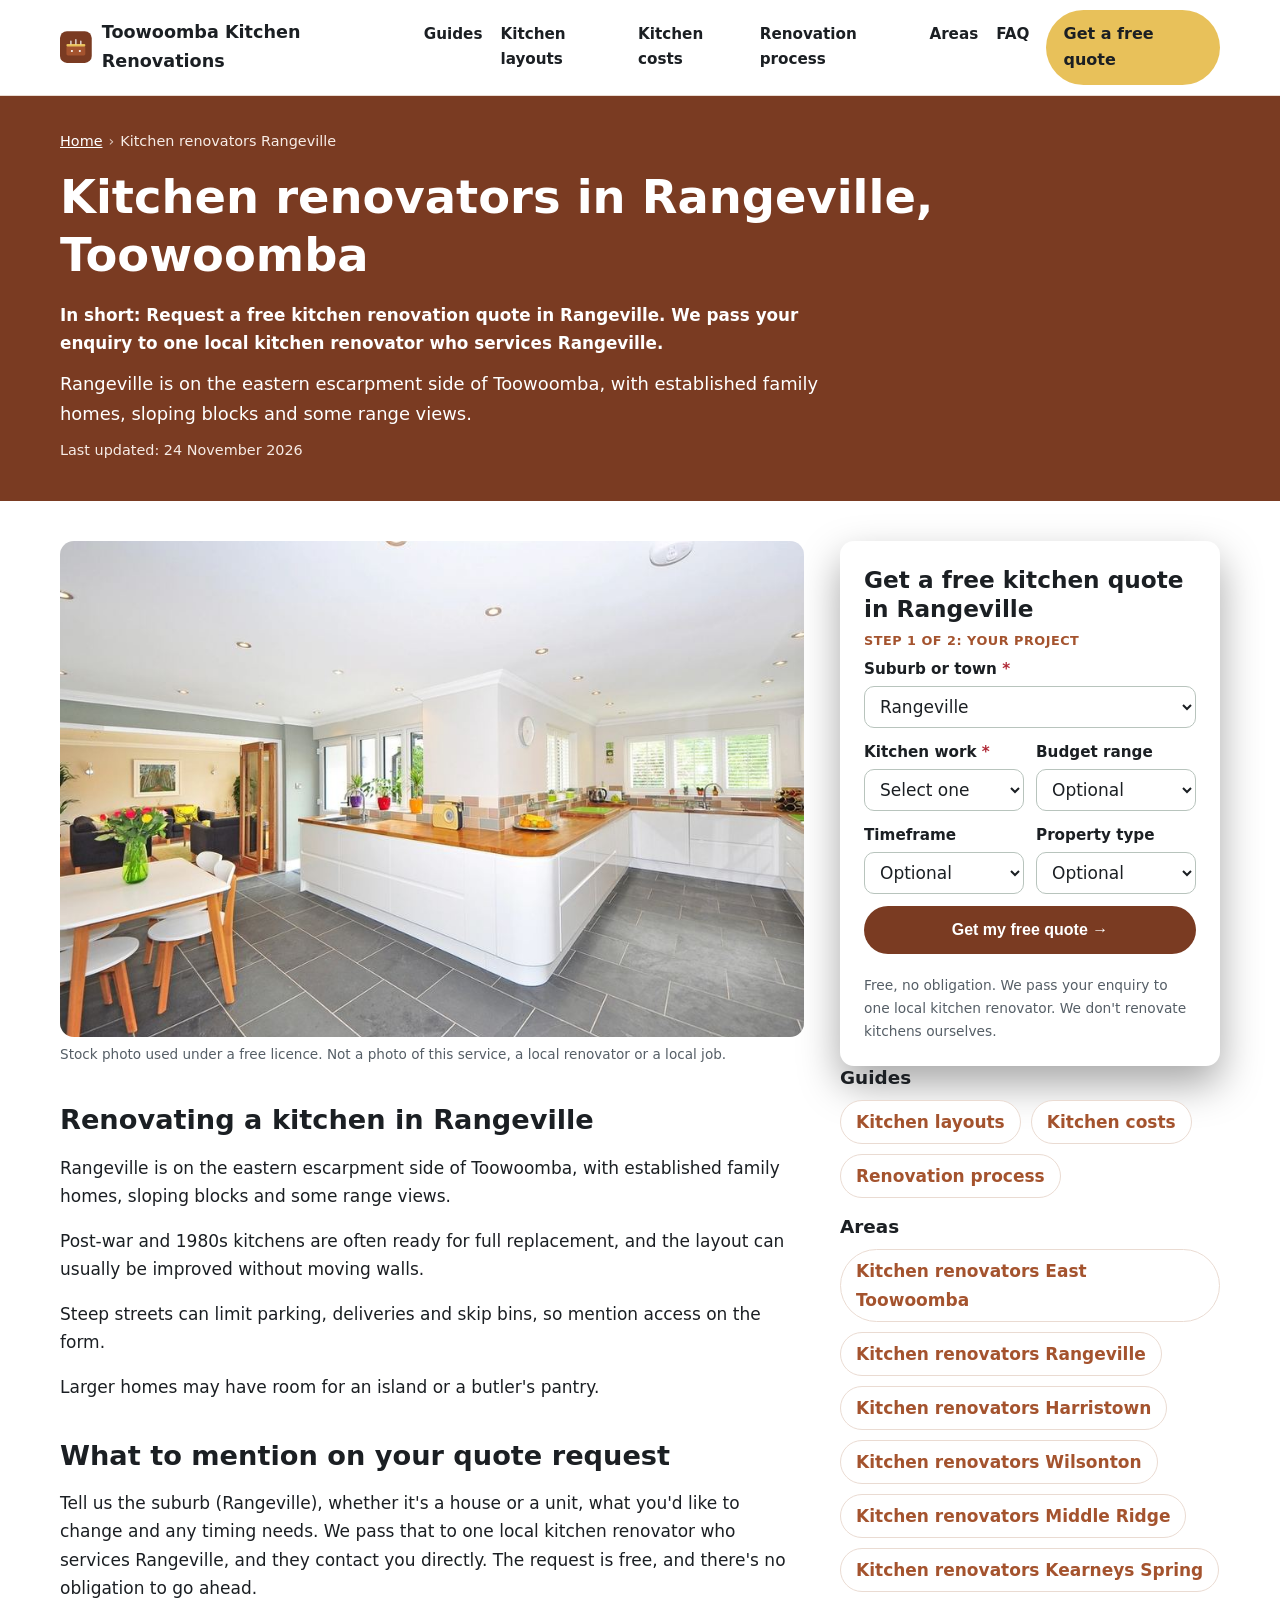
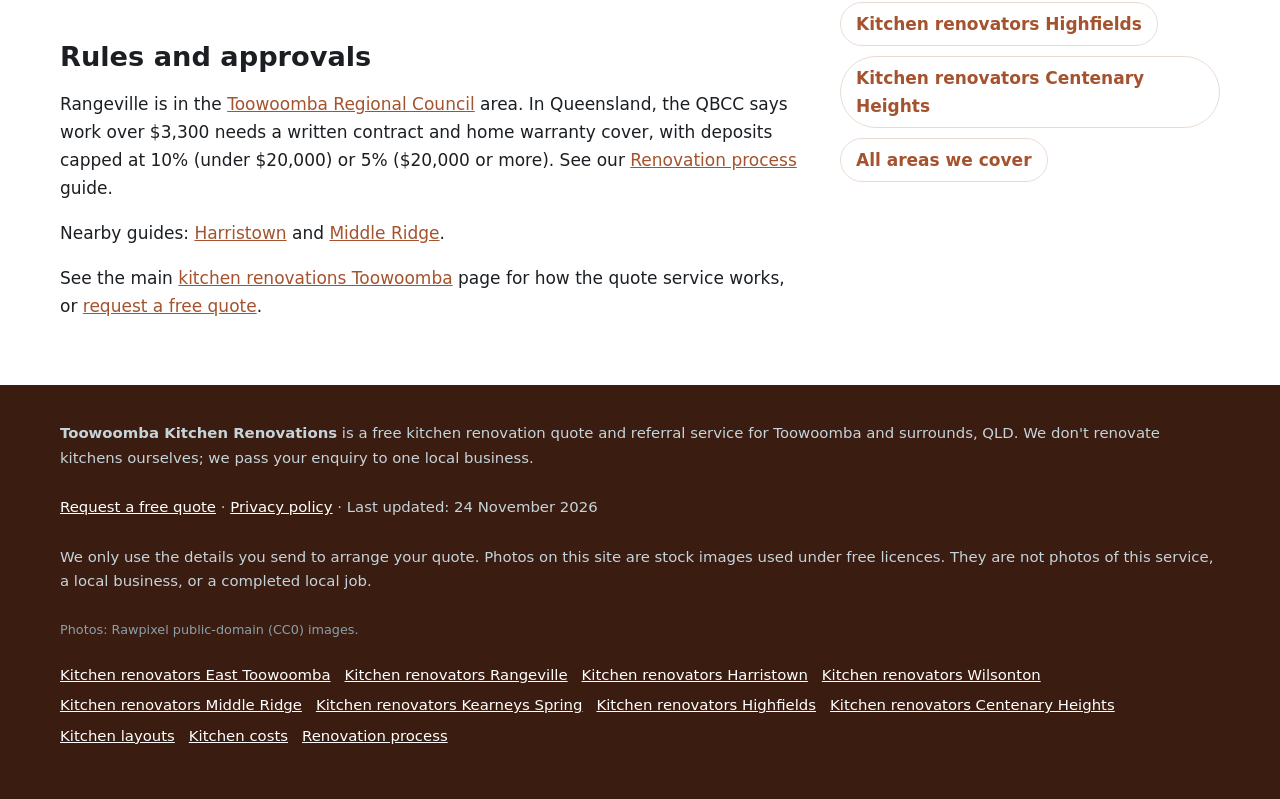
<file: kitchen-renovations-rangeville/index.html>
<!doctype html>
<html lang="en-AU">
<head>
<meta charset="utf-8">
<!-- Search Console verification meta tag goes here once the property is created -->
<meta name="viewport" content="width=device-width, initial-scale=1">
<title>Kitchen renovators Rangeville | Free Kitchen Renovation Quotes, Toowoomba</title>
<meta name="description" content="Request a free kitchen renovation quote in Rangeville. We pass your enquiry to one local kitchen renovator who services Rangeville.">
<link rel="canonical" href="https://toowoombakitchenrenovations.com.au/kitchen-renovations-rangeville/">
<link rel="icon" href="/favicon.svg" type="image/svg+xml">
<meta name="theme-color" content="#7a3b22">
<meta property="og:type" content="article">
<meta property="og:locale" content="en_AU">
<meta property="og:site_name" content="Toowoomba Kitchen Renovations">
<meta property="og:title" content="Kitchen renovators Rangeville | Free Kitchen Renovation Quotes, Toowoomba">
<meta property="og:description" content="Request a free kitchen renovation quote in Rangeville. We pass your enquiry to one local kitchen renovator who services Rangeville.">
<meta property="og:url" content="https://toowoombakitchenrenovations.com.au/kitchen-renovations-rangeville/">
<meta property="og:image" content="https://toowoombakitchenrenovations.com.au/img/hero.jpg">
<meta name="twitter:card" content="summary_large_image">
<meta name="twitter:image" content="https://toowoombakitchenrenovations.com.au/img/hero.jpg">
<script>document.documentElement.classList.add('js')</script>
<link rel="stylesheet" href="/styles.css">
<!-- GA4 Measurement ID G-WRFF154B2P -->
<script async src="https://www.googletagmanager.com/gtag/js?id=G-WRFF154B2P"></script>
<script>window.dataLayer=window.dataLayer||[];function gtag(){dataLayer.push(arguments);}gtag('js',new Date());gtag('config','G-WRFF154B2P');</script>
<script type="application/ld+json">
{
 "@context": "https://schema.org",
 "@type": "WebPage",
 "@id": "https://toowoombakitchenrenovations.com.au/kitchen-renovations-rangeville/#webpage",
 "url": "https://toowoombakitchenrenovations.com.au/kitchen-renovations-rangeville/",
 "name": "Kitchen renovators Rangeville | Free Kitchen Renovation Quotes, Toowoomba",
 "description": "Request a free kitchen renovation quote in Rangeville. We pass your enquiry to one local kitchen renovator who services Rangeville.",
 "inLanguage": "en-AU",
 "dateModified": "2026-11-24",
 "isPartOf": {
  "@id": "https://toowoombakitchenrenovations.com.au/#website"
 }
}
</script>
<script type="application/ld+json">
{
 "@context": "https://schema.org",
 "@type": "BreadcrumbList",
 "itemListElement": [
  {
   "@type": "ListItem",
   "position": 1,
   "name": "Home",
   "item": "https://toowoombakitchenrenovations.com.au/"
  },
  {
   "@type": "ListItem",
   "position": 2,
   "name": "Kitchen renovators Rangeville",
   "item": "https://toowoombakitchenrenovations.com.au/kitchen-renovations-rangeville/"
  }
 ]
}
</script>
<script type="application/ld+json">
{
 "@context": "https://schema.org",
 "@type": "Service",
 "@id": "https://toowoombakitchenrenovations.com.au/kitchen-renovations-rangeville/#service",
 "name": "Kitchen renovators Rangeville",
 "serviceType": "Kitchen renovator referral and quote service",
 "url": "https://toowoombakitchenrenovations.com.au/kitchen-renovations-rangeville/",
 "provider": {
  "@type": "Organization",
  "name": "Toowoomba Kitchen Renovations",
  "url": "https://toowoombakitchenrenovations.com.au/"
 },
 "areaServed": [
  {
   "@type": "Place",
   "name": "Rangeville, QLD"
  }
 ]
}
</script>
</head>
<body>
<a class="skip-link" href="#main">Skip to content</a>
<header class="site-header">
  <div class="wrap">
    <a class="brand" href="/" aria-label="Toowoomba Kitchen Renovations home">
      <svg viewBox="0 0 64 64" aria-hidden="true"><rect width="64" height="64" rx="14" fill="#7a3b22"/><rect x="13" y="30" width="38" height="19" rx="3" fill="#a4532e"/><rect x="13" y="26" width="38" height="5" rx="2" fill="#e8c15a"/><circle cx="24" cy="40" r="2.2" fill="#faf5f2"/><circle cx="40" cy="40" r="2.2" fill="#faf5f2"/><path d="M22 20v6M32 17v9M42 20v6" stroke="#faf5f2" stroke-width="2.4" stroke-linecap="round"/></svg>
      Toowoomba Kitchen Renovations
    </a>
    <nav class="nav" aria-label="Main">
      <a href="/#guides">Guides</a><a href="/kitchen-layouts/">Kitchen layouts</a><a href="/kitchen-renovation-costs/">Kitchen costs</a><a href="/kitchen-renovation-process/">Renovation process</a><a href="/#areas">Areas</a><a href="/#faq">FAQ</a>
    </nav>
    <a class="btn btn-call header-call" href="#quote">Get a free quote</a>
  </div>
</header>
<main id="main">
<section class="page-hero" aria-labelledby="h1">
  <div class="wrap">
    <nav class="crumbs" aria-label="Breadcrumb"><ol><li><a href="/">Home</a></li><li aria-current="page">Kitchen renovators Rangeville</li></ol></nav>
    <h1 id="h1">Kitchen renovators in Rangeville, Toowoomba</h1>
    <p class="summary">In short: Request a free kitchen renovation quote in Rangeville. We pass your enquiry to one local kitchen renovator who services Rangeville.</p>
    <p class="lead">Rangeville is on the eastern escarpment side of Toowoomba, with established family homes, sloping blocks and some range views.</p>
    <p class="updated">Last updated: 24 November 2026</p>
  </div>
</section>
<div class="wrap page-grid">
  <article class="page-body">
<figure><img src="/img/type2.jpg" width="1200" height="800" style="aspect-ratio:3/2;object-fit:cover" alt="Stock photo illustrating kitchen renovation work" decoding="async"><figcaption>Stock photo used under a free licence. Not a photo of this service, a local renovator or a local job.</figcaption></figure>

<h2>Renovating a kitchen in Rangeville</h2>
<p>Rangeville is on the eastern escarpment side of Toowoomba, with established family homes, sloping blocks and some range views.</p>
<p>Post-war and 1980s kitchens are often ready for full replacement, and the layout can usually be improved without moving walls.</p><p>Steep streets can limit parking, deliveries and skip bins, so mention access on the form.</p><p>Larger homes may have room for an island or a butler&#x27;s pantry.</p>
<h2>What to mention on your quote request</h2>
<p>Tell us the suburb (Rangeville), whether it&#x27;s a house or a unit, what you&#x27;d like to change and any timing needs. We pass that to one local kitchen renovator who services Rangeville, and they contact you directly. The request is free, and there's no obligation to go ahead.</p>
<h2>Rules and approvals</h2>
<p>Rangeville is in the <a href="https://www.tr.qld.gov.au/" rel="noopener">Toowoomba Regional Council</a> area. In Queensland, the QBCC says work over $3,300 needs a written contract and home warranty cover, with deposits capped at 10% (under $20,000) or 5% ($20,000 or more). See our <a href="/kitchen-renovation-process/">Renovation process</a> guide.</p>
<p>Nearby guides: <a href="/kitchen-renovations-harristown/">Harristown</a> and <a href="/kitchen-renovations-middle-ridge/">Middle Ridge</a>.</p>

<p class="home-link">See the main <a href="/">kitchen renovations Toowoomba</a> page for how the quote service works, or <a href="#quote">request a free quote</a>.</p>
  </article>
  <aside class="page-aside">
    <div class="hero-form-card" id="quote">
      <h2 id="quote-h">Get a free kitchen quote in Rangeville</h2>
      <form class="quote-form two-step" id="quote-form" data-form="kitchen_renovation_quote" action="https://formsubmit.co/quotes@toowoombakitchenrenovations.com.au" method="post" novalidate>
        <input type="hidden" name="_subject" value="New quote request – toowoombakitchenrenovations.com.au">
        <input type="hidden" name="_captcha" value="true">
        <input type="hidden" name="_template" value="table">
        <input type="hidden" name="_next" value="https://toowoombakitchenrenovations.com.au/thanks.html?lead=1">
        <input type="hidden" name="_autoresponse" value="Thanks for your kitchen renovation request. We&#x27;ve received it and are passing it to a local kitchen renovator, who&#x27;ll be in touch about your project.">
        <input type="text" name="_honey" style="display:none" tabindex="-1" autocomplete="off" aria-hidden="true">
        <input type="hidden" name="source" value="toowoombakitchenrenovations.com.au">
        <input type="hidden" name="page" value="/kitchen-renovations-rangeville/">
        <fieldset class="step step-1">
          <legend class="step-label">Step 1 of 2: your project</legend>
          <div class="full"><label for="suburb">Suburb or town <span class="req" aria-hidden="true">*</span></label>
            <select id="suburb" name="suburb" required><option value="">Choose your suburb</option><option>Toowoomba City</option><option>East Toowoomba</option><option>South Toowoomba</option><option>North Toowoomba</option><option>Newtown</option><option selected>Rangeville</option><option>Mount Lofty</option><option>Prince Henry Heights</option><option>Blue Mountain Heights</option><option>Centenary Heights</option><option>Middle Ridge</option><option>Kearneys Spring</option><option>Darling Heights</option><option>Harristown</option><option>Wilsonton</option><option>Wilsonton Heights</option><option>Glenvale</option><option>Harlaxton</option><option>Rockville</option><option>Torrington</option><option>Westbrook</option><option>Drayton</option><option>Cranley</option><option>Highfields</option><option>Cotswold Hills</option><option>Kleinton</option><option>Meringandan West</option><option>Hodgson Vale</option><option value="Other">Other (tell us below)</option></select></div>
          <div class="full other-wrap"><label for="suburb_other">Other suburb or town</label><input id="suburb_other" name="suburb_other" type="text" autocomplete="address-level2"></div>
          <div><label for="proj_type">Kitchen work <span class="req" aria-hidden="true">*</span></label>
            <select id="proj_type" name="kitchen_work" required><option value="">Select one</option><option>Full kitchen renovation</option><option>New cabinets and benchtops</option><option>Change the layout / open up</option><option>Kitchen in a new extension</option><option>Not sure</option></select></div>
          <div><label for="budget">Budget range</label>
            <select id="budget" name="budget"><option value="">Optional</option><option>Under $20,000</option><option>$20,000–$35,000</option><option>$35,000–$50,000</option><option>$50,000–$75,000</option><option>$75,000 or more</option><option>Not sure / want advice</option></select></div>
          <div><label for="timeframe">Timeframe</label>
            <select id="timeframe" name="timeframe"><option value="">Optional</option><option>ASAP / within a month</option><option>Next 1–3 months</option><option>3–6 months</option><option>6–12 months</option><option>Just researching</option></select></div>
          <div><label for="extra1">Property type</label>
            <select id="extra1" name="property_type"><option value="">Optional</option><option>House</option><option>Unit or apartment</option><option>Townhouse</option><option>Not sure</option></select></div>
          <div class="full js-only"><button class="btn btn-primary btn-block" type="button" id="to-step-2">Get my free quote →</button></div>
          <p class="microcopy full">Free, no obligation. We pass your enquiry to one local kitchen renovator. We don't renovate kitchens ourselves.</p>
          <p class="form-error full" id="step1-error" role="alert" hidden>Please choose your suburb and the kitchen work you want.</p>
        </fieldset>
        <fieldset class="step step-2" id="step-2">
          <legend class="step-label">Step 2 of 2: your details</legend>
          <div><label for="name">Name <span class="req" aria-hidden="true">*</span></label><input id="name" name="name" type="text" autocomplete="name" required></div>
          <div><label for="phone">Phone <span class="req" aria-hidden="true">*</span></label><input id="phone" name="phone" type="tel" autocomplete="tel" inputmode="tel" required></div>
          <div class="full"><label for="email">Email <span class="req" aria-hidden="true">*</span></label><input id="email" name="email" type="email" autocomplete="email" required></div>
          <div class="full"><label for="message">Anything else we should pass on?</label><textarea id="message" name="message" rows="2" placeholder="e.g. L-shaped kitchen in East Toowoomba, want to open up to the living area"></textarea></div>
          <p class="consent full">By sending this form you agree we can share your details with one local kitchen renovator so they can quote for your project. See our <a href="/privacy.html">privacy policy</a>.</p>
          <div class="full step2-actions"><button class="btn btn-primary" type="submit">Send my quote request</button><button class="btn-link js-only" type="button" id="back-1">← Back</button></div>
        </fieldset>
      </form>
    </div>
    <h3>Guides</h3>
    <ul class="link-list"><li><a href="/kitchen-layouts/">Kitchen layouts</a></li><li><a href="/kitchen-renovation-costs/">Kitchen costs</a></li><li><a href="/kitchen-renovation-process/">Renovation process</a></li></ul>
    <h3>Areas</h3>
    <ul class="link-list"><li><a href="/kitchen-renovations-east-toowoomba/">Kitchen renovators East Toowoomba</a></li><li><a href="/kitchen-renovations-rangeville/">Kitchen renovators Rangeville</a></li><li><a href="/kitchen-renovations-harristown/">Kitchen renovators Harristown</a></li><li><a href="/kitchen-renovations-wilsonton/">Kitchen renovators Wilsonton</a></li><li><a href="/kitchen-renovations-middle-ridge/">Kitchen renovators Middle Ridge</a></li><li><a href="/kitchen-renovations-kearneys-spring/">Kitchen renovators Kearneys Spring</a></li><li><a href="/kitchen-renovations-highfields/">Kitchen renovators Highfields</a></li><li><a href="/kitchen-renovations-centenary-heights/">Kitchen renovators Centenary Heights</a></li><li><a href="/#areas">All areas we cover</a></li></ul>
  </aside>
</div>
</main>
<footer class="site-footer">
  <div class="wrap">
    <p><strong>Toowoomba Kitchen Renovations</strong> is a free kitchen renovation quote and referral service for Toowoomba and surrounds, QLD. We don't renovate kitchens ourselves; we pass your enquiry to one local business.</p>
    <p><a href="#quote">Request a free quote</a> · <a href="/privacy.html">Privacy policy</a> · Last updated: 24 November 2026</p>
    <p>We only use the details you send to arrange your quote. Photos on this site are stock images used under free licences. They are not photos of this service, a local business, or a completed local job.</p>
    <p class="credit-line">Photos: Rawpixel public-domain (CC0) images.</p>
    <p class="footer-links"><a href="/kitchen-renovations-east-toowoomba/">Kitchen renovators East Toowoomba</a> <a href="/kitchen-renovations-rangeville/">Kitchen renovators Rangeville</a> <a href="/kitchen-renovations-harristown/">Kitchen renovators Harristown</a> <a href="/kitchen-renovations-wilsonton/">Kitchen renovators Wilsonton</a> <a href="/kitchen-renovations-middle-ridge/">Kitchen renovators Middle Ridge</a> <a href="/kitchen-renovations-kearneys-spring/">Kitchen renovators Kearneys Spring</a> <a href="/kitchen-renovations-highfields/">Kitchen renovators Highfields</a> <a href="/kitchen-renovations-centenary-heights/">Kitchen renovators Centenary Heights</a> <a href="/kitchen-layouts/">Kitchen layouts</a> <a href="/kitchen-renovation-costs/">Kitchen costs</a> <a href="/kitchen-renovation-process/">Renovation process</a></p>
  </div>
</footer>

<div class="mobile-call" aria-label="Quick contact">
  <a class="btn btn-call" href="#quote">Get a free quote</a>
</div>
<script src="/form.js" defer></script>
<script>(function(){var b=document.querySelector('.mobile-call'),q=document.getElementById('quote');if(!b||!q||!('IntersectionObserver' in window))return;new IntersectionObserver(function(e){b.classList.toggle('mc-off',e[0].isIntersecting)},{threshold:.15}).observe(q)})();</script>

</body>
</html>
</file>
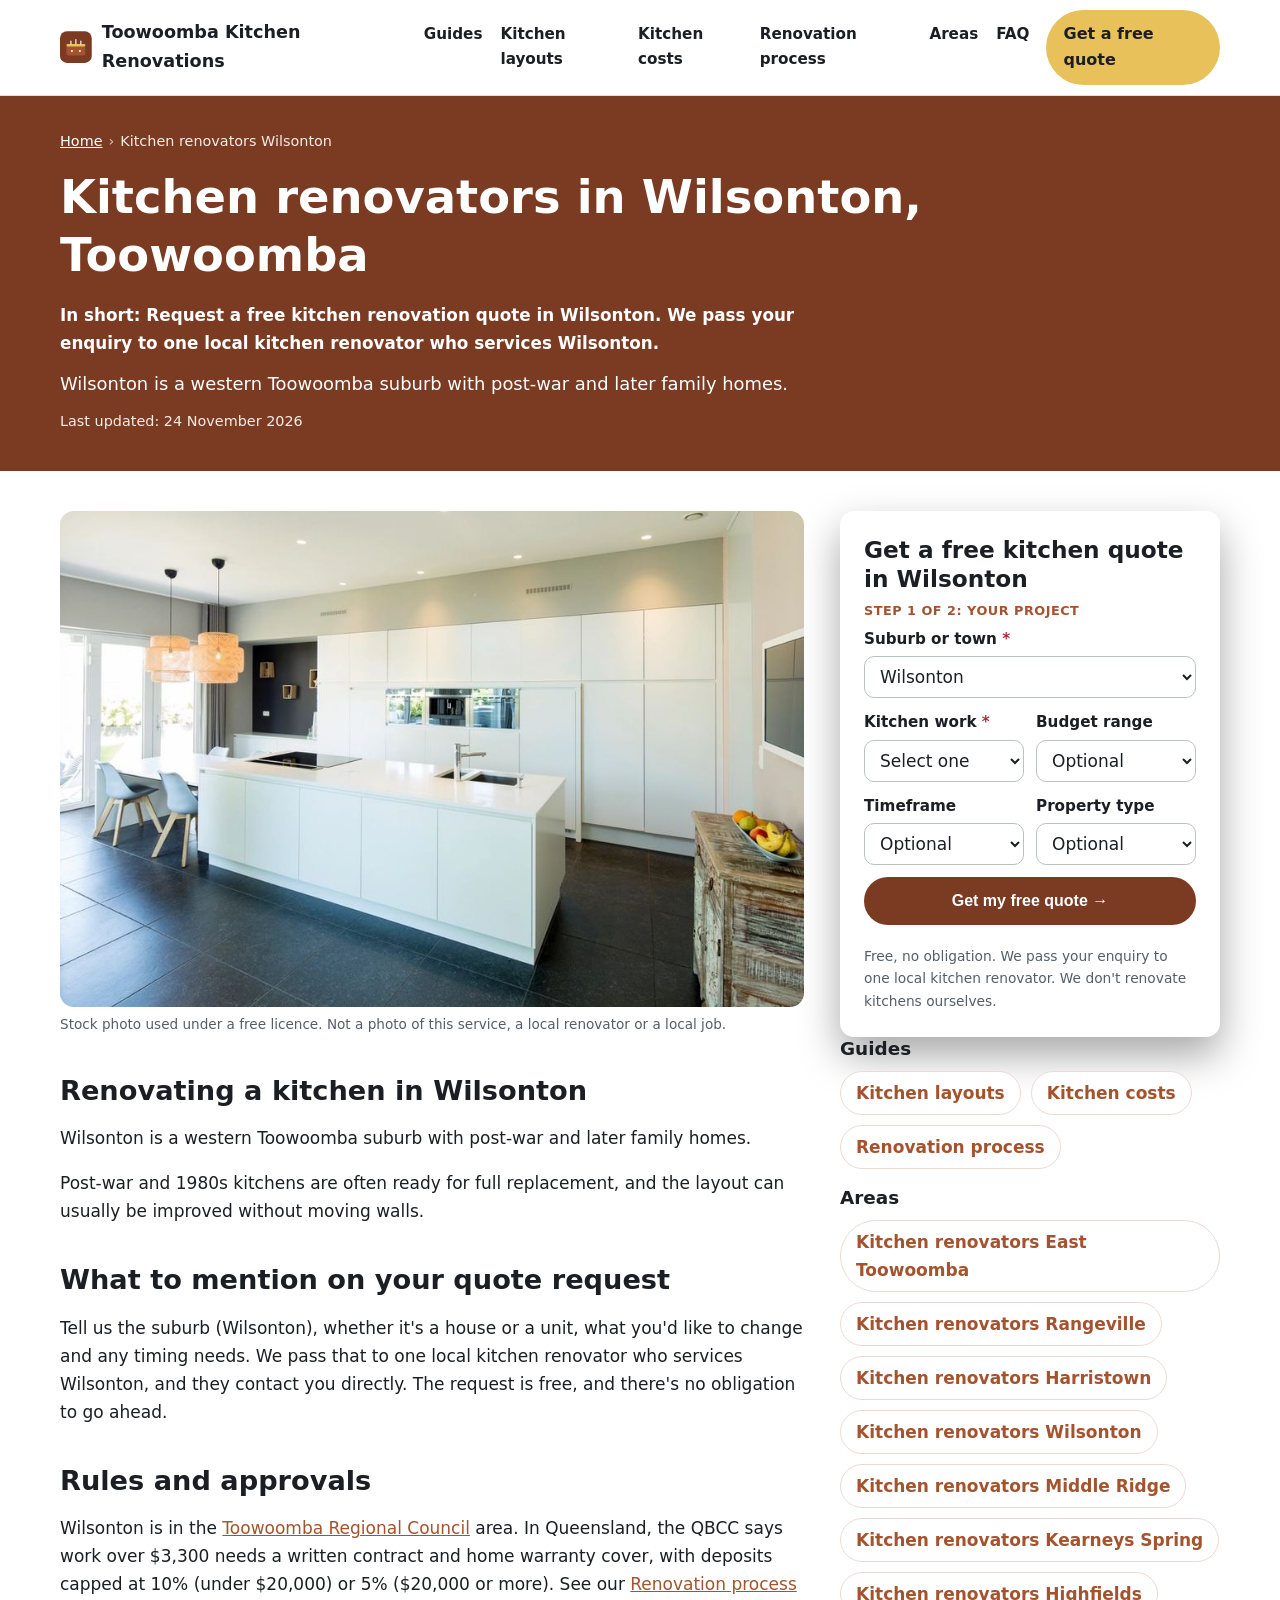
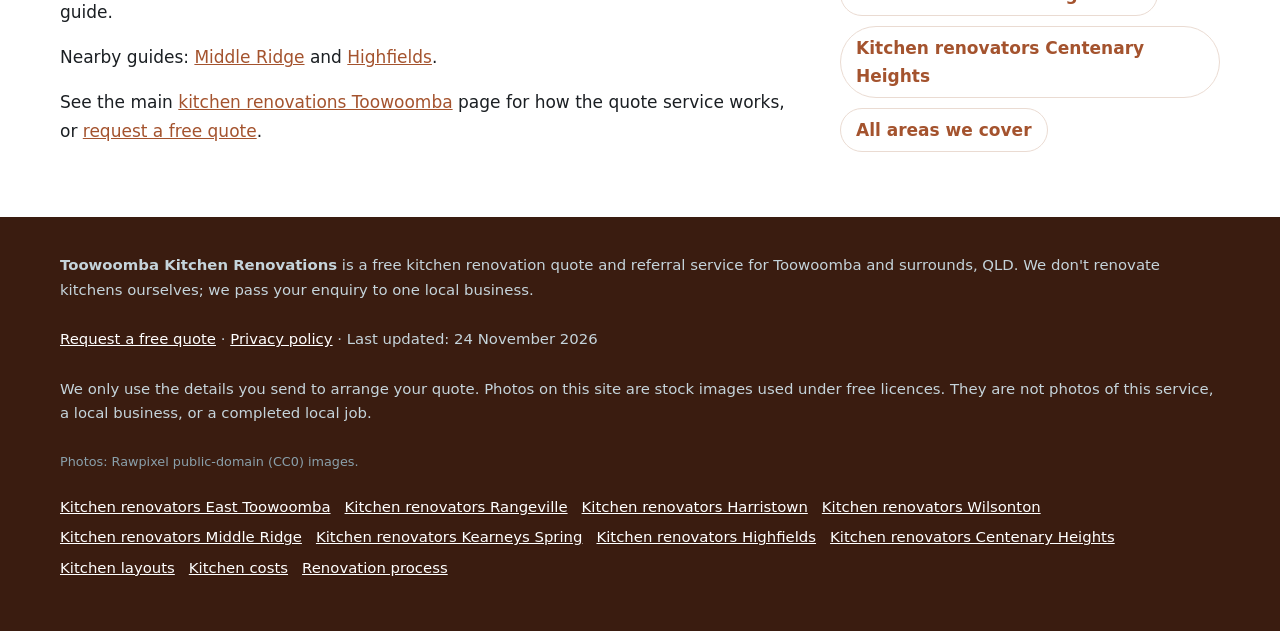
<file: kitchen-renovations-wilsonton/index.html>
<!doctype html>
<html lang="en-AU">
<head>
<meta charset="utf-8">
<!-- Search Console verification meta tag goes here once the property is created -->
<meta name="viewport" content="width=device-width, initial-scale=1">
<title>Kitchen renovators Wilsonton | Free Kitchen Renovation Quotes, Toowoomba</title>
<meta name="description" content="Request a free kitchen renovation quote in Wilsonton. We pass your enquiry to one local kitchen renovator who services Wilsonton.">
<link rel="canonical" href="https://toowoombakitchenrenovations.com.au/kitchen-renovations-wilsonton/">
<link rel="icon" href="/favicon.svg" type="image/svg+xml">
<meta name="theme-color" content="#7a3b22">
<meta property="og:type" content="article">
<meta property="og:locale" content="en_AU">
<meta property="og:site_name" content="Toowoomba Kitchen Renovations">
<meta property="og:title" content="Kitchen renovators Wilsonton | Free Kitchen Renovation Quotes, Toowoomba">
<meta property="og:description" content="Request a free kitchen renovation quote in Wilsonton. We pass your enquiry to one local kitchen renovator who services Wilsonton.">
<meta property="og:url" content="https://toowoombakitchenrenovations.com.au/kitchen-renovations-wilsonton/">
<meta property="og:image" content="https://toowoombakitchenrenovations.com.au/img/hero.jpg">
<meta name="twitter:card" content="summary_large_image">
<meta name="twitter:image" content="https://toowoombakitchenrenovations.com.au/img/hero.jpg">
<script>document.documentElement.classList.add('js')</script>
<link rel="stylesheet" href="/styles.css">
<!-- GA4 Measurement ID G-WRFF154B2P -->
<script async src="https://www.googletagmanager.com/gtag/js?id=G-WRFF154B2P"></script>
<script>window.dataLayer=window.dataLayer||[];function gtag(){dataLayer.push(arguments);}gtag('js',new Date());gtag('config','G-WRFF154B2P');</script>
<script type="application/ld+json">
{
 "@context": "https://schema.org",
 "@type": "WebPage",
 "@id": "https://toowoombakitchenrenovations.com.au/kitchen-renovations-wilsonton/#webpage",
 "url": "https://toowoombakitchenrenovations.com.au/kitchen-renovations-wilsonton/",
 "name": "Kitchen renovators Wilsonton | Free Kitchen Renovation Quotes, Toowoomba",
 "description": "Request a free kitchen renovation quote in Wilsonton. We pass your enquiry to one local kitchen renovator who services Wilsonton.",
 "inLanguage": "en-AU",
 "dateModified": "2026-11-24",
 "isPartOf": {
  "@id": "https://toowoombakitchenrenovations.com.au/#website"
 }
}
</script>
<script type="application/ld+json">
{
 "@context": "https://schema.org",
 "@type": "BreadcrumbList",
 "itemListElement": [
  {
   "@type": "ListItem",
   "position": 1,
   "name": "Home",
   "item": "https://toowoombakitchenrenovations.com.au/"
  },
  {
   "@type": "ListItem",
   "position": 2,
   "name": "Kitchen renovators Wilsonton",
   "item": "https://toowoombakitchenrenovations.com.au/kitchen-renovations-wilsonton/"
  }
 ]
}
</script>
<script type="application/ld+json">
{
 "@context": "https://schema.org",
 "@type": "Service",
 "@id": "https://toowoombakitchenrenovations.com.au/kitchen-renovations-wilsonton/#service",
 "name": "Kitchen renovators Wilsonton",
 "serviceType": "Kitchen renovator referral and quote service",
 "url": "https://toowoombakitchenrenovations.com.au/kitchen-renovations-wilsonton/",
 "provider": {
  "@type": "Organization",
  "name": "Toowoomba Kitchen Renovations",
  "url": "https://toowoombakitchenrenovations.com.au/"
 },
 "areaServed": [
  {
   "@type": "Place",
   "name": "Wilsonton, QLD"
  }
 ]
}
</script>
</head>
<body>
<a class="skip-link" href="#main">Skip to content</a>
<header class="site-header">
  <div class="wrap">
    <a class="brand" href="/" aria-label="Toowoomba Kitchen Renovations home">
      <svg viewBox="0 0 64 64" aria-hidden="true"><rect width="64" height="64" rx="14" fill="#7a3b22"/><rect x="13" y="30" width="38" height="19" rx="3" fill="#a4532e"/><rect x="13" y="26" width="38" height="5" rx="2" fill="#e8c15a"/><circle cx="24" cy="40" r="2.2" fill="#faf5f2"/><circle cx="40" cy="40" r="2.2" fill="#faf5f2"/><path d="M22 20v6M32 17v9M42 20v6" stroke="#faf5f2" stroke-width="2.4" stroke-linecap="round"/></svg>
      Toowoomba Kitchen Renovations
    </a>
    <nav class="nav" aria-label="Main">
      <a href="/#guides">Guides</a><a href="/kitchen-layouts/">Kitchen layouts</a><a href="/kitchen-renovation-costs/">Kitchen costs</a><a href="/kitchen-renovation-process/">Renovation process</a><a href="/#areas">Areas</a><a href="/#faq">FAQ</a>
    </nav>
    <a class="btn btn-call header-call" href="#quote">Get a free quote</a>
  </div>
</header>
<main id="main">
<section class="page-hero" aria-labelledby="h1">
  <div class="wrap">
    <nav class="crumbs" aria-label="Breadcrumb"><ol><li><a href="/">Home</a></li><li aria-current="page">Kitchen renovators Wilsonton</li></ol></nav>
    <h1 id="h1">Kitchen renovators in Wilsonton, Toowoomba</h1>
    <p class="summary">In short: Request a free kitchen renovation quote in Wilsonton. We pass your enquiry to one local kitchen renovator who services Wilsonton.</p>
    <p class="lead">Wilsonton is a western Toowoomba suburb with post-war and later family homes.</p>
    <p class="updated">Last updated: 24 November 2026</p>
  </div>
</section>
<div class="wrap page-grid">
  <article class="page-body">
<figure><img src="/img/type3.jpg" width="1200" height="800" style="aspect-ratio:3/2;object-fit:cover" alt="Stock photo illustrating kitchen renovation work" decoding="async"><figcaption>Stock photo used under a free licence. Not a photo of this service, a local renovator or a local job.</figcaption></figure>

<h2>Renovating a kitchen in Wilsonton</h2>
<p>Wilsonton is a western Toowoomba suburb with post-war and later family homes.</p>
<p>Post-war and 1980s kitchens are often ready for full replacement, and the layout can usually be improved without moving walls.</p>
<h2>What to mention on your quote request</h2>
<p>Tell us the suburb (Wilsonton), whether it&#x27;s a house or a unit, what you&#x27;d like to change and any timing needs. We pass that to one local kitchen renovator who services Wilsonton, and they contact you directly. The request is free, and there's no obligation to go ahead.</p>
<h2>Rules and approvals</h2>
<p>Wilsonton is in the <a href="https://www.tr.qld.gov.au/" rel="noopener">Toowoomba Regional Council</a> area. In Queensland, the QBCC says work over $3,300 needs a written contract and home warranty cover, with deposits capped at 10% (under $20,000) or 5% ($20,000 or more). See our <a href="/kitchen-renovation-process/">Renovation process</a> guide.</p>
<p>Nearby guides: <a href="/kitchen-renovations-middle-ridge/">Middle Ridge</a> and <a href="/kitchen-renovations-highfields/">Highfields</a>.</p>

<p class="home-link">See the main <a href="/">kitchen renovations Toowoomba</a> page for how the quote service works, or <a href="#quote">request a free quote</a>.</p>
  </article>
  <aside class="page-aside">
    <div class="hero-form-card" id="quote">
      <h2 id="quote-h">Get a free kitchen quote in Wilsonton</h2>
      <form class="quote-form two-step" id="quote-form" data-form="kitchen_renovation_quote" action="https://formsubmit.co/quotes@toowoombakitchenrenovations.com.au" method="post" novalidate>
        <input type="hidden" name="_subject" value="New quote request – toowoombakitchenrenovations.com.au">
        <input type="hidden" name="_captcha" value="true">
        <input type="hidden" name="_template" value="table">
        <input type="hidden" name="_next" value="https://toowoombakitchenrenovations.com.au/thanks.html?lead=1">
        <input type="hidden" name="_autoresponse" value="Thanks for your kitchen renovation request. We&#x27;ve received it and are passing it to a local kitchen renovator, who&#x27;ll be in touch about your project.">
        <input type="text" name="_honey" style="display:none" tabindex="-1" autocomplete="off" aria-hidden="true">
        <input type="hidden" name="source" value="toowoombakitchenrenovations.com.au">
        <input type="hidden" name="page" value="/kitchen-renovations-wilsonton/">
        <fieldset class="step step-1">
          <legend class="step-label">Step 1 of 2: your project</legend>
          <div class="full"><label for="suburb">Suburb or town <span class="req" aria-hidden="true">*</span></label>
            <select id="suburb" name="suburb" required><option value="">Choose your suburb</option><option>Toowoomba City</option><option>East Toowoomba</option><option>South Toowoomba</option><option>North Toowoomba</option><option>Newtown</option><option>Rangeville</option><option>Mount Lofty</option><option>Prince Henry Heights</option><option>Blue Mountain Heights</option><option>Centenary Heights</option><option>Middle Ridge</option><option>Kearneys Spring</option><option>Darling Heights</option><option>Harristown</option><option selected>Wilsonton</option><option>Wilsonton Heights</option><option>Glenvale</option><option>Harlaxton</option><option>Rockville</option><option>Torrington</option><option>Westbrook</option><option>Drayton</option><option>Cranley</option><option>Highfields</option><option>Cotswold Hills</option><option>Kleinton</option><option>Meringandan West</option><option>Hodgson Vale</option><option value="Other">Other (tell us below)</option></select></div>
          <div class="full other-wrap"><label for="suburb_other">Other suburb or town</label><input id="suburb_other" name="suburb_other" type="text" autocomplete="address-level2"></div>
          <div><label for="proj_type">Kitchen work <span class="req" aria-hidden="true">*</span></label>
            <select id="proj_type" name="kitchen_work" required><option value="">Select one</option><option>Full kitchen renovation</option><option>New cabinets and benchtops</option><option>Change the layout / open up</option><option>Kitchen in a new extension</option><option>Not sure</option></select></div>
          <div><label for="budget">Budget range</label>
            <select id="budget" name="budget"><option value="">Optional</option><option>Under $20,000</option><option>$20,000–$35,000</option><option>$35,000–$50,000</option><option>$50,000–$75,000</option><option>$75,000 or more</option><option>Not sure / want advice</option></select></div>
          <div><label for="timeframe">Timeframe</label>
            <select id="timeframe" name="timeframe"><option value="">Optional</option><option>ASAP / within a month</option><option>Next 1–3 months</option><option>3–6 months</option><option>6–12 months</option><option>Just researching</option></select></div>
          <div><label for="extra1">Property type</label>
            <select id="extra1" name="property_type"><option value="">Optional</option><option>House</option><option>Unit or apartment</option><option>Townhouse</option><option>Not sure</option></select></div>
          <div class="full js-only"><button class="btn btn-primary btn-block" type="button" id="to-step-2">Get my free quote →</button></div>
          <p class="microcopy full">Free, no obligation. We pass your enquiry to one local kitchen renovator. We don't renovate kitchens ourselves.</p>
          <p class="form-error full" id="step1-error" role="alert" hidden>Please choose your suburb and the kitchen work you want.</p>
        </fieldset>
        <fieldset class="step step-2" id="step-2">
          <legend class="step-label">Step 2 of 2: your details</legend>
          <div><label for="name">Name <span class="req" aria-hidden="true">*</span></label><input id="name" name="name" type="text" autocomplete="name" required></div>
          <div><label for="phone">Phone <span class="req" aria-hidden="true">*</span></label><input id="phone" name="phone" type="tel" autocomplete="tel" inputmode="tel" required></div>
          <div class="full"><label for="email">Email <span class="req" aria-hidden="true">*</span></label><input id="email" name="email" type="email" autocomplete="email" required></div>
          <div class="full"><label for="message">Anything else we should pass on?</label><textarea id="message" name="message" rows="2" placeholder="e.g. L-shaped kitchen in East Toowoomba, want to open up to the living area"></textarea></div>
          <p class="consent full">By sending this form you agree we can share your details with one local kitchen renovator so they can quote for your project. See our <a href="/privacy.html">privacy policy</a>.</p>
          <div class="full step2-actions"><button class="btn btn-primary" type="submit">Send my quote request</button><button class="btn-link js-only" type="button" id="back-1">← Back</button></div>
        </fieldset>
      </form>
    </div>
    <h3>Guides</h3>
    <ul class="link-list"><li><a href="/kitchen-layouts/">Kitchen layouts</a></li><li><a href="/kitchen-renovation-costs/">Kitchen costs</a></li><li><a href="/kitchen-renovation-process/">Renovation process</a></li></ul>
    <h3>Areas</h3>
    <ul class="link-list"><li><a href="/kitchen-renovations-east-toowoomba/">Kitchen renovators East Toowoomba</a></li><li><a href="/kitchen-renovations-rangeville/">Kitchen renovators Rangeville</a></li><li><a href="/kitchen-renovations-harristown/">Kitchen renovators Harristown</a></li><li><a href="/kitchen-renovations-wilsonton/">Kitchen renovators Wilsonton</a></li><li><a href="/kitchen-renovations-middle-ridge/">Kitchen renovators Middle Ridge</a></li><li><a href="/kitchen-renovations-kearneys-spring/">Kitchen renovators Kearneys Spring</a></li><li><a href="/kitchen-renovations-highfields/">Kitchen renovators Highfields</a></li><li><a href="/kitchen-renovations-centenary-heights/">Kitchen renovators Centenary Heights</a></li><li><a href="/#areas">All areas we cover</a></li></ul>
  </aside>
</div>
</main>
<footer class="site-footer">
  <div class="wrap">
    <p><strong>Toowoomba Kitchen Renovations</strong> is a free kitchen renovation quote and referral service for Toowoomba and surrounds, QLD. We don't renovate kitchens ourselves; we pass your enquiry to one local business.</p>
    <p><a href="#quote">Request a free quote</a> · <a href="/privacy.html">Privacy policy</a> · Last updated: 24 November 2026</p>
    <p>We only use the details you send to arrange your quote. Photos on this site are stock images used under free licences. They are not photos of this service, a local business, or a completed local job.</p>
    <p class="credit-line">Photos: Rawpixel public-domain (CC0) images.</p>
    <p class="footer-links"><a href="/kitchen-renovations-east-toowoomba/">Kitchen renovators East Toowoomba</a> <a href="/kitchen-renovations-rangeville/">Kitchen renovators Rangeville</a> <a href="/kitchen-renovations-harristown/">Kitchen renovators Harristown</a> <a href="/kitchen-renovations-wilsonton/">Kitchen renovators Wilsonton</a> <a href="/kitchen-renovations-middle-ridge/">Kitchen renovators Middle Ridge</a> <a href="/kitchen-renovations-kearneys-spring/">Kitchen renovators Kearneys Spring</a> <a href="/kitchen-renovations-highfields/">Kitchen renovators Highfields</a> <a href="/kitchen-renovations-centenary-heights/">Kitchen renovators Centenary Heights</a> <a href="/kitchen-layouts/">Kitchen layouts</a> <a href="/kitchen-renovation-costs/">Kitchen costs</a> <a href="/kitchen-renovation-process/">Renovation process</a></p>
  </div>
</footer>

<div class="mobile-call" aria-label="Quick contact">
  <a class="btn btn-call" href="#quote">Get a free quote</a>
</div>
<script src="/form.js" defer></script>
<script>(function(){var b=document.querySelector('.mobile-call'),q=document.getElementById('quote');if(!b||!q||!('IntersectionObserver' in window))return;new IntersectionObserver(function(e){b.classList.toggle('mc-off',e[0].isIntersecting)},{threshold:.15}).observe(q)})();</script>

</body>
</html>
</file>
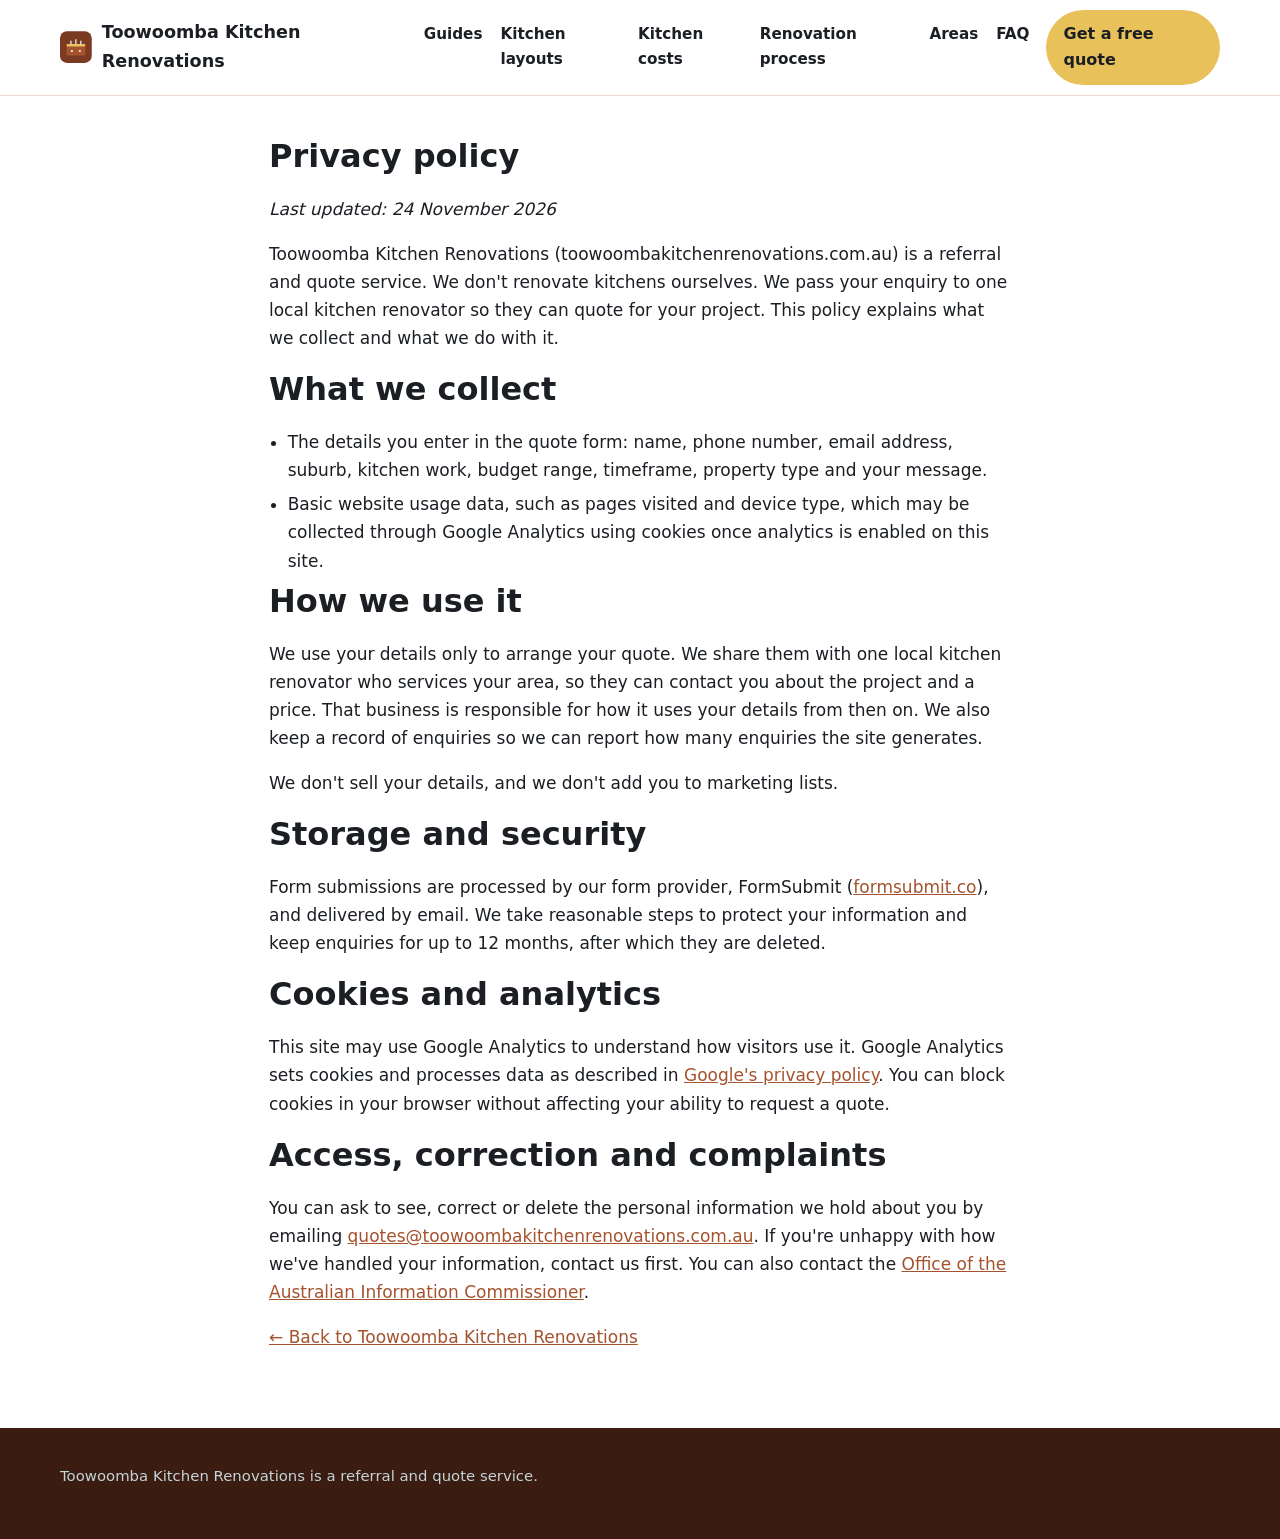
<file: privacy.html>
<!doctype html>
<html lang="en-AU">
<head>
<meta charset="utf-8">
<!-- Search Console verification meta tag goes here once the property is created -->
<meta name="viewport" content="width=device-width, initial-scale=1">
<title>Privacy Policy | Toowoomba Kitchen Renovations</title>
<meta name="description" content="How Toowoomba Kitchen Renovations collects, uses and shares the details you send when you request a quote.">
<link rel="canonical" href="https://toowoombakitchenrenovations.com.au/privacy.html">
<link rel="icon" href="/favicon.svg" type="image/svg+xml">
<meta name="theme-color" content="#7a3b22">
<meta property="og:type" content="website">
<meta property="og:locale" content="en_AU">
<meta property="og:site_name" content="Toowoomba Kitchen Renovations">
<meta property="og:title" content="Privacy Policy | Toowoomba Kitchen Renovations">
<meta property="og:description" content="How Toowoomba Kitchen Renovations collects, uses and shares the details you send when you request a quote.">
<meta property="og:url" content="https://toowoombakitchenrenovations.com.au/privacy.html">
<meta property="og:image" content="https://toowoombakitchenrenovations.com.au/img/hero.jpg">
<meta name="twitter:card" content="summary_large_image">
<meta name="twitter:image" content="https://toowoombakitchenrenovations.com.au/img/hero.jpg">
<script>document.documentElement.classList.add('js')</script>
<link rel="stylesheet" href="/styles.css">
<!-- GA4 Measurement ID G-WRFF154B2P -->
<script async src="https://www.googletagmanager.com/gtag/js?id=G-WRFF154B2P"></script>
<script>window.dataLayer=window.dataLayer||[];function gtag(){dataLayer.push(arguments);}gtag('js',new Date());gtag('config','G-WRFF154B2P');</script>

</head>
<body>
<a class="skip-link" href="#main">Skip to content</a>
<header class="site-header">
  <div class="wrap">
    <a class="brand" href="/" aria-label="Toowoomba Kitchen Renovations home">
      <svg viewBox="0 0 64 64" aria-hidden="true"><rect width="64" height="64" rx="14" fill="#7a3b22"/><rect x="13" y="30" width="38" height="19" rx="3" fill="#a4532e"/><rect x="13" y="26" width="38" height="5" rx="2" fill="#e8c15a"/><circle cx="24" cy="40" r="2.2" fill="#faf5f2"/><circle cx="40" cy="40" r="2.2" fill="#faf5f2"/><path d="M22 20v6M32 17v9M42 20v6" stroke="#faf5f2" stroke-width="2.4" stroke-linecap="round"/></svg>
      Toowoomba Kitchen Renovations
    </a>
    <nav class="nav" aria-label="Main">
      <a href="/#guides">Guides</a><a href="/kitchen-layouts/">Kitchen layouts</a><a href="/kitchen-renovation-costs/">Kitchen costs</a><a href="/kitchen-renovation-process/">Renovation process</a><a href="/#areas">Areas</a><a href="/#faq">FAQ</a>
    </nav>
    <a class="btn btn-call header-call" href="#quote">Get a free quote</a>
  </div>
</header>
<main id="main" class="legal">
  <h1>Privacy policy</h1>
  <p><em>Last updated: 24 November 2026</em></p>
  <p>Toowoomba Kitchen Renovations (toowoombakitchenrenovations.com.au) is a referral and quote service. We don't renovate kitchens ourselves. We pass your enquiry to one local kitchen renovator so they can quote for your project. This policy explains what we collect and what we do with it.</p>
  <h2>What we collect</h2>
  <ul class="clean">
    <li>The details you enter in the quote form: name, phone number, email address, suburb, kitchen work, budget range, timeframe, property type and your message.</li>
    <li>Basic website usage data, such as pages visited and device type, which may be collected through Google Analytics using cookies once analytics is enabled on this site.</li>
  </ul>
  <h2>How we use it</h2>
  <p>We use your details only to arrange your quote. We share them with one local kitchen renovator who services your area, so they can contact you about the project and a price. That business is responsible for how it uses your details from then on. We also keep a record of enquiries so we can report how many enquiries the site generates.</p>
  <p>We don't sell your details, and we don't add you to marketing lists.</p>
  <h2>Storage and security</h2>
  <p>Form submissions are processed by our form provider, FormSubmit (<a href="https://formsubmit.co/" rel="noopener">formsubmit.co</a>), and delivered by email. We take reasonable steps to protect your information and keep enquiries for up to 12 months, after which they are deleted.</p>
  <h2>Cookies and analytics</h2>
  <p>This site may use Google Analytics to understand how visitors use it. Google Analytics sets cookies and processes data as described in <a href="https://policies.google.com/privacy" rel="noopener">Google's privacy policy</a>. You can block cookies in your browser without affecting your ability to request a quote.</p>
  <h2>Access, correction and complaints</h2>
  <p>You can ask to see, correct or delete the personal information we hold about you by emailing <a href="mailto:quotes@toowoombakitchenrenovations.com.au">quotes@toowoombakitchenrenovations.com.au</a>. If you're unhappy with how we've handled your information, contact us first. You can also contact the <a href="https://www.oaic.gov.au/" rel="noopener">Office of the Australian Information Commissioner</a>.</p>
  <p><a href="/">&larr; Back to Toowoomba Kitchen Renovations</a></p>
</main>
<footer class="site-footer"><div class="wrap"><p>Toowoomba Kitchen Renovations is a referral and quote service.</p></div></footer>
</body>
</html>
</file>
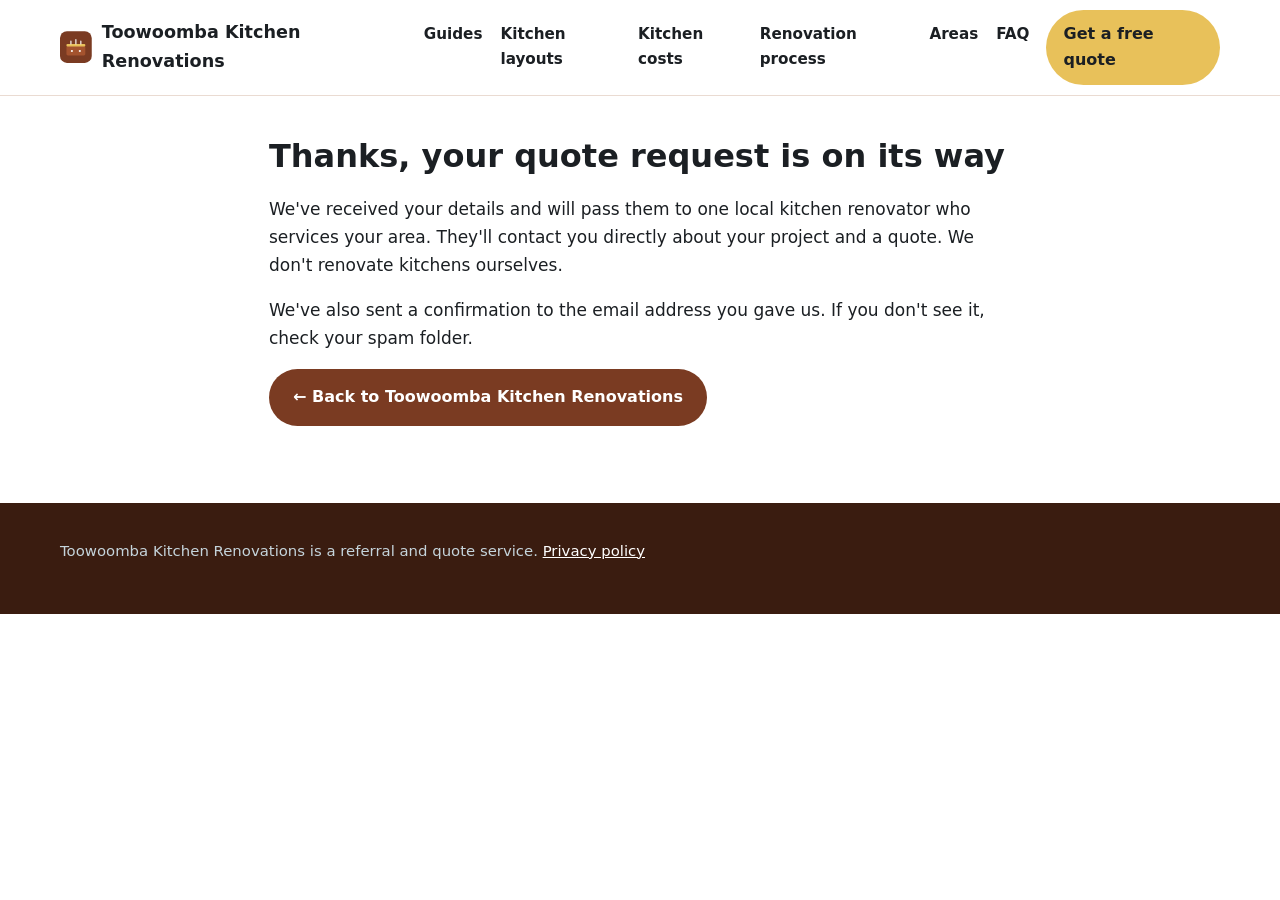
<file: thanks.html>
<!doctype html>
<html lang="en-AU">
<head>
<meta charset="utf-8">
<!-- Search Console verification meta tag goes here once the property is created -->
<meta name="viewport" content="width=device-width, initial-scale=1">
<title>Thanks, we&#x27;ve got your quote request | Toowoomba Kitchen Renovations</title>
<meta name="description" content="Your quote request has been received.">
<meta name="robots" content="noindex, nofollow">
<link rel="canonical" href="https://toowoombakitchenrenovations.com.au/thanks.html">
<link rel="icon" href="/favicon.svg" type="image/svg+xml">
<meta name="theme-color" content="#7a3b22">
<meta property="og:type" content="website">
<meta property="og:locale" content="en_AU">
<meta property="og:site_name" content="Toowoomba Kitchen Renovations">
<meta property="og:title" content="Thanks, we&#x27;ve got your quote request | Toowoomba Kitchen Renovations">
<meta property="og:description" content="Your quote request has been received.">
<meta property="og:url" content="https://toowoombakitchenrenovations.com.au/thanks.html">
<meta property="og:image" content="https://toowoombakitchenrenovations.com.au/img/hero.jpg">
<meta name="twitter:card" content="summary_large_image">
<meta name="twitter:image" content="https://toowoombakitchenrenovations.com.au/img/hero.jpg">
<script>document.documentElement.classList.add('js')</script>
<link rel="stylesheet" href="/styles.css">
<!-- GA4 Measurement ID G-WRFF154B2P -->
<script async src="https://www.googletagmanager.com/gtag/js?id=G-WRFF154B2P"></script>
<script>window.dataLayer=window.dataLayer||[];function gtag(){dataLayer.push(arguments);}gtag('js',new Date());gtag('config','G-WRFF154B2P');</script>
<script>(function(){var fired=false;function fire(){if(fired)return;if(typeof gtag!=='function'){if(document.readyState!=='complete')setTimeout(fire,50);return;}var tok=null,done=null,ref='',qid=false;try{tok=sessionStorage.getItem('rws_lead_token');done=sessionStorage.getItem('rws_lead_done');}catch(e){}ref=document.referrer||'';try{qid=/(?:^|[?&])lead=1(?:&|$)/.test(location.search);}catch(e){}var via=!!(qid||tok||/formsubmit[.]co/i.test(ref));if(tok&&tok===done)return;if(!via&&(done==='direct'||done==='redirect'))return;fired=true;var flow=tok?'form':(via?'redirect':'direct');gtag('event','generate_lead',{form_name:'kitchen_renovation_quote',lead_source:'toowoombakitchenrenovations.com.au',lead_flow:flow,page_referrer:ref,transport_type:'beacon',send_to:'G-WRFF154B2P'});try{sessionStorage.setItem('rws_lead_done',tok||(flow==='direct'?'direct':'redirect'));}catch(e){}}if(document.readyState==='complete')fire();else window.addEventListener('load',fire);})();</script>
</head>
<body>
<a class="skip-link" href="#main">Skip to content</a>
<header class="site-header">
  <div class="wrap">
    <a class="brand" href="/" aria-label="Toowoomba Kitchen Renovations home">
      <svg viewBox="0 0 64 64" aria-hidden="true"><rect width="64" height="64" rx="14" fill="#7a3b22"/><rect x="13" y="30" width="38" height="19" rx="3" fill="#a4532e"/><rect x="13" y="26" width="38" height="5" rx="2" fill="#e8c15a"/><circle cx="24" cy="40" r="2.2" fill="#faf5f2"/><circle cx="40" cy="40" r="2.2" fill="#faf5f2"/><path d="M22 20v6M32 17v9M42 20v6" stroke="#faf5f2" stroke-width="2.4" stroke-linecap="round"/></svg>
      Toowoomba Kitchen Renovations
    </a>
    <nav class="nav" aria-label="Main">
      <a href="/#guides">Guides</a><a href="/kitchen-layouts/">Kitchen layouts</a><a href="/kitchen-renovation-costs/">Kitchen costs</a><a href="/kitchen-renovation-process/">Renovation process</a><a href="/#areas">Areas</a><a href="/#faq">FAQ</a>
    </nav>
    <a class="btn btn-call header-call" href="#quote">Get a free quote</a>
  </div>
</header>
<main id="main" class="legal">
  <h1>Thanks, your quote request is on its way</h1>
  <p>We've received your details and will pass them to one local kitchen renovator who services your area. They'll contact you directly about your project and a quote. We don't renovate kitchens ourselves.</p>
  <p>We've also sent a confirmation to the email address you gave us. If you don't see it, check your spam folder.</p>
  <p><a class="btn btn-primary" href="/">&larr; Back to Toowoomba Kitchen Renovations</a></p>
</main>
<footer class="site-footer"><div class="wrap"><p>Toowoomba Kitchen Renovations is a referral and quote service. <a href="/privacy.html">Privacy policy</a></p></div></footer>
</body>
</html>
</file>
<file: styles.css>
:root{
  --green:#7a3b22;--green-2:#a4532e;--yellow:#e8c15a;--ink:#1b1f23;--muted:#555e66;
  --bg:#ffffff;--soft:#faf5f2;--line:#eadbd2;--radius:14px;--max:1200px;
}
*{box-sizing:border-box}
html{scroll-behavior:smooth}
body{margin:0;font-family:system-ui,-apple-system,"Segoe UI",Roboto,Arial,sans-serif;color:var(--ink);background:var(--bg);line-height:1.65;font-size:17px;padding-bottom:72px}
@media(min-width:800px){body{padding-bottom:0}}
img,svg{max-width:100%}
a{color:var(--green-2)}
a:focus-visible,button:focus-visible,input:focus-visible,select:focus-visible,textarea:focus-visible{outline:3px solid var(--yellow);outline-offset:2px}
.wrap{max-width:var(--max);margin:0 auto;padding:0 20px}
.skip-link{position:absolute;left:-999px;top:0;background:#fff;padding:8px 12px;z-index:100}
.skip-link:focus{left:8px}
h1,h2,h3{line-height:1.25;margin:0 0 .6em}
h1{font-size:clamp(1.9rem,4.5vw,2.9rem)}
h2{font-size:clamp(1.5rem,3vw,2rem);margin-top:0}
h3{font-size:1.15rem}
p{margin:0 0 1em}

/* header */
.site-header{background:#fff;border-bottom:1px solid var(--line);position:sticky;top:0;z-index:50}
.site-header .wrap{display:flex;align-items:center;justify-content:space-between;gap:16px;padding-top:10px;padding-bottom:10px}
.brand{display:flex;align-items:center;gap:10px;font-weight:800;color:var(--ink);text-decoration:none;font-size:1.1rem}
.brand svg{width:34px;height:34px}
.nav{display:none;gap:18px}
.nav a{color:var(--ink);text-decoration:none;font-weight:600;font-size:.95rem}
.nav a:hover{color:var(--green-2)}
@media(min-width:900px){.nav{display:flex}}

/* buttons */
.btn{display:inline-flex;align-items:center;justify-content:center;gap:8px;font-weight:700;border-radius:999px;padding:13px 22px;text-decoration:none;border:2px solid transparent;cursor:pointer;font-size:1rem}
.btn svg{width:20px;height:20px}
.btn-call{background:var(--yellow);color:#1b1f23}
.btn-call:hover{background:#e8c15a}
.btn-ghost{background:transparent;color:#fff;border-color:rgba(255,255,255,.7)}
.btn-ghost:hover{background:rgba(255,255,255,.12)}
.btn-primary{background:var(--green);color:#fff}
.btn-primary:hover{background:var(--green-2)}
.header-call{display:none}
@media(min-width:600px){.header-call{display:inline-flex;padding:9px 16px}}

/* hero */
.hero{background:linear-gradient(135deg,#7a3b22 0%,#a4532e 60%,#a4532e 100%);color:#fff;padding:48px 0 56px}
.hero .wrap{display:grid;gap:32px}
@media(min-width:900px){.hero .wrap{grid-template-columns:1.15fr .85fr;align-items:center}}
.hero p.lead{font-size:1.15rem;color:#f7ece6;max-width:38em}
.hero .ctas{display:flex;flex-wrap:wrap;gap:12px;margin:22px 0 18px}
.ticks{list-style:none;padding:0;margin:0;display:grid;gap:6px;color:#f7ece6}
.ticks li{display:flex;gap:8px;align-items:flex-start}
.ticks svg{flex:0 0 20px;width:20px;height:20px;margin-top:3px}
.hero-card{background:#fff;color:var(--ink);border-radius:var(--radius);padding:22px;box-shadow:0 12px 30px rgba(0,0,0,.18)}
.hero-card h2{font-size:1.25rem}
.hero-card ol{margin:0;padding-left:1.2em}
.hero-card li{margin-bottom:.5em}

/* sections */
section{padding:56px 0}
section.alt{background:var(--soft)}
.intro{max-width:46em}
.grid{display:grid;gap:18px}
@media(min-width:700px){.grid-2{grid-template-columns:1fr 1fr}.grid-3{grid-template-columns:repeat(3,1fr)}}
.card{background:#fff;border:1px solid var(--line);border-radius:var(--radius);padding:20px}
.card .size{display:inline-block;background:var(--green);color:#fff;font-weight:800;border-radius:8px;padding:3px 10px;margin-bottom:8px}
.icon{width:36px;height:36px;color:var(--green);margin-bottom:6px}

table{width:100%;border-collapse:collapse;background:#fff;border-radius:var(--radius);overflow:hidden;border:1px solid var(--line)}
caption{text-align:left;font-weight:700;padding:0 0 10px}
th,td{padding:12px 14px;text-align:left;border-bottom:1px solid var(--line);vertical-align:top}
th{background:#f1e7e1;font-size:.95rem}
.table-scroll{overflow-x:auto}
.note{font-size:.93rem;color:var(--muted)}
.yes h3{color:var(--green)}
.no h3{color:#b02a37}
ul.clean{padding-left:1.1em;margin:0}
ul.clean li{margin-bottom:.35em}

.areas{display:flex;flex-wrap:wrap;gap:8px;list-style:none;padding:0;margin:0 0 1em}
.areas li{background:#fff;border:1px solid var(--line);border-radius:999px;padding:6px 14px;font-size:.95rem}

/* faq */
details{background:#fff;border:1px solid var(--line);border-radius:var(--radius);padding:4px 18px;margin-bottom:10px}
summary{cursor:pointer;font-weight:700;padding:12px 0;list-style:none}
summary::-webkit-details-marker{display:none}
summary::after{content:"+";float:right;font-size:1.3rem;line-height:1;color:var(--green)}
details[open] summary::after{content:"–"}

/* form */
.quote{background:var(--green);color:#fff}
.quote .wrap{display:grid;gap:28px}
@media(min-width:900px){.quote .wrap{grid-template-columns:.8fr 1.2fr}}
.quote p{color:#f7ece6}
form.quote-form{background:#fff;color:var(--ink);border-radius:var(--radius);padding:22px;display:grid;gap:14px}
@media(min-width:600px){form.quote-form{grid-template-columns:1fr 1fr}.full{grid-column:1/-1}}
label{display:block;font-weight:600;font-size:.95rem;margin-bottom:4px}
input,select,textarea{width:100%;font:inherit;padding:11px 12px;border:1.5px solid #b8c4bd;border-radius:10px;background:#fff;color:var(--ink)}
textarea{min-height:110px;resize:vertical}
.req{color:#b02a37}
.consent{font-size:.88rem;color:var(--muted)}

/* footer */
.site-footer{background:#3a1c10;color:#c5d4db;padding:36px 0;font-size:.93rem}
.site-footer a{color:#fff}
.site-footer .wrap{display:grid;gap:10px}

/* sticky mobile call bar */
.mobile-call{position:fixed;left:0;right:0;bottom:0;z-index:60;display:flex;gap:8px;padding:10px 12px;background:#fff;border-top:1px solid var(--line);box-shadow:0 -6px 18px rgba(0,0,0,.08)}
.mobile-call .btn{flex:1;padding:12px 10px}
@media(min-width:800px){.mobile-call{display:none}}

.legal{max-width:46em;padding:40px 20px 60px;margin:0 auto}
.legal h1{font-size:2rem}

/* images */
.about-grid{display:grid;gap:28px;align-items:center}
@media(min-width:900px){.about-grid{grid-template-columns:1.2fr .8fr}}
figure{margin:0}
.photo img{width:100%;height:auto;display:block;border-radius:var(--radius)}
.photo figcaption,.size-figs figcaption{font-size:.85rem;color:var(--muted);margin-top:6px}
.local-photo{max-width:720px;margin-top:8px}
.size-figs{display:grid;gap:14px;margin:6px 0 10px;grid-template-columns:1fr}
@media(min-width:600px){.size-figs{grid-template-columns:1fr 1fr}}
.size-figs img{width:100%;height:auto;display:block;border-radius:10px;border:1px solid var(--line);background:#faf5f2}
.size-figs figcaption{font-weight:700;color:var(--ink)}
.credits{font-size:.8rem;color:#8aa0ab}

/* banner hero */
.hero{position:relative;overflow:hidden;background:#3a1c10;padding:56px 0 64px}
.hero-bg,.hero-bg img{position:absolute;inset:0;width:100%;height:100%}
.hero-bg img{object-fit:cover;object-position:center 40%;filter:brightness(1.08)}
.hero::before{content:"";position:absolute;inset:0;z-index:1;background:linear-gradient(90deg,rgba(6,30,48,.82) 0%,rgba(6,30,48,.55) 42%,rgba(6,30,48,.22) 100%)}
.hero .wrap.hero-grid{position:relative;z-index:2;display:grid;gap:32px;align-items:center}
@media(min-width:960px){.hero .wrap.hero-grid{grid-template-columns:1.05fr .95fr;gap:48px}.hero{padding:72px 0 80px}}
.hero h1{text-shadow:0 2px 4px rgba(0,0,0,.45),0 4px 22px rgba(0,0,0,.45)}
.hero .lead,.hero .updated{text-shadow:0 1px 3px rgba(0,0,0,.6)}
.hero-copy .ticks{margin:6px 0 20px}
.hero-copy .ctas{margin:0}
.hero-form-card{background:#fff;color:var(--ink);border-radius:var(--radius);padding:24px;box-shadow:0 18px 40px rgba(0,0,0,.35);scroll-margin-top:80px}
.hero-form-card h2{font-size:1.45rem;margin-bottom:.3em}
.hero-form-card .form-intro{color:var(--muted);font-size:.95rem;margin-bottom:12px}
.hero-form-card form.quote-form{padding:0;box-shadow:none;border-radius:0;gap:12px}
.hero-form-card input,.hero-form-card select,.hero-form-card textarea{padding:9px 11px}
.hero-form-card textarea{min-height:72px}
.hero-form-card .consent{margin:10px 0 0}
.photo-credit{position:absolute;right:10px;bottom:6px;z-index:2;margin:0;font-size:.72rem;color:rgba(255,255,255,.8)}
.photo-credit a{color:#fff}
.how-card{background:#fff;color:var(--ink);border-radius:var(--radius);padding:22px}
.how-card ol{margin:0;padding-left:1.2em}.how-card li{margin-bottom:.5em}

/* v2 */
.hero .lead{color:#fff}
.updated{font-size:.85rem;color:#f7ece6;margin:14px 0 0}
.updated-dark{font-size:.9rem;color:var(--muted);font-weight:600;margin-top:-.4em}
fieldset{border:0;margin:0;padding:0;min-width:0}
.step{display:grid;gap:12px;grid-template-columns:1fr}
@media(min-width:600px){.step{grid-template-columns:1fr 1fr}}
.step-label{font-size:.8rem;font-weight:700;text-transform:uppercase;letter-spacing:.04em;color:var(--green-2);margin-bottom:6px;padding:0}
.step-2{margin-top:16px}
.js .is-step-1 .step-2{display:none}
.js .is-step-2 .step-1{display:none}
.js .is-step-2 .step-2{margin-top:0}
.js-only{display:none}
.js .js-only{display:block}
.js .step2-actions .js-only{display:inline-block}
.other-wrap{display:none}.other-wrap.show{display:block}
html:not(.js) .other-wrap{display:block}
.btn-block{width:100%}
.btn-link{background:none;border:0;color:var(--green-2);font:inherit;font-weight:600;cursor:pointer;margin-left:14px;text-decoration:underline}
.microcopy{font-size:.86rem;color:var(--muted);margin:0}
.form-error{color:#b02a37;font-weight:600;font-size:.9rem;margin:0}
[aria-invalid="true"]{border-color:#b02a37}
.hero-form-card .quote-form{display:block}
.trust{background:#3a1c10;color:#f7ece6;padding:16px 0}
.trust-list{list-style:none;margin:0 auto;display:grid;gap:10px 24px;grid-template-columns:1fr}
@media(min-width:700px){.trust-list{grid-template-columns:1fr 1fr}}
@media(min-width:1000px){.trust-list{grid-template-columns:repeat(4,1fr)}}
.trust-list li{display:flex;gap:8px;align-items:flex-start;font-size:.95rem}
.trust-list svg{flex:0 0 20px;width:20px;height:20px;color:var(--yellow);margin-top:3px}
.trust-list strong{color:#fff}
ol.steps{list-style:none;padding:0;margin:0 0 16px}
.step-num{display:inline-grid;place-items:center;width:34px;height:34px;border-radius:50%;background:var(--yellow);color:#1b1f23;font-weight:800;margin-bottom:8px}
.equiv{font-weight:700;color:var(--green-2);margin:-.2em 0 .5em}
.price-table td{white-space:nowrap}
.area-groups{display:grid;gap:8px 28px;margin-bottom:12px}
@media(min-width:800px){.area-groups{grid-template-columns:1fr 1fr}}
.area-group h3{font-size:1rem;margin:10px 0 8px}
/* photo cards */
.photo-cards{display:grid;gap:20px;grid-template-columns:1fr;margin:10px 0 28px}
@media(min-width:620px){.photo-cards{grid-template-columns:1fr 1fr}}
@media(min-width:1000px){.photo-cards{grid-template-columns:repeat(4,1fr)}}
.photo-card{position:relative;display:flex;flex-direction:column;background:#fff;border:1px solid var(--line);border-radius:var(--radius);overflow:hidden;text-decoration:none;color:var(--ink);box-shadow:0 6px 18px rgba(0,0,0,.06);transition:transform .15s,box-shadow .15s}
.photo-card:hover{transform:translateY(-2px);box-shadow:0 10px 24px rgba(0,0,0,.1)}
.pc-img{display:block;aspect-ratio:4/3;overflow:hidden;background:#faf5f2}
.pc-img img{width:100%;height:100%;object-fit:cover;display:block}
.pc-svg img{object-fit:contain;padding:12px}
.pc-icon{position:absolute;left:18px;top:-26px;width:52px;height:52px;border-radius:50%;background:var(--yellow);color:#3a1c10;display:grid;place-items:center;border:4px solid #fff;box-shadow:0 4px 10px rgba(0,0,0,.15)}
.pc-icon svg{width:24px;height:24px}
.pc-body{position:relative;display:block;padding:34px 18px 18px}
.pc-title{display:block;font-size:1.1rem;margin-bottom:6px}
.pc-text{display:block;font-size:.95rem;color:var(--muted)}
.more-jobs h3{margin-bottom:.4em}
/* truck band */
.band-wrap{padding:8px 0 48px}
.truck-band{position:relative;border-radius:var(--radius);overflow:hidden;min-height:260px;display:flex;align-items:flex-end}
.truck-band img{position:absolute;inset:0;width:100%;height:100%;object-fit:cover;object-position:center 60%}
.truck-band::after{content:"";position:absolute;inset:0;background:linear-gradient(90deg,rgba(6,30,48,.72) 0%,rgba(6,30,48,.35) 55%,rgba(6,30,48,0) 100%)}
.band-text{position:relative;z-index:1;padding:28px;max-width:560px}
.band-line{color:#fff;font-size:clamp(1.4rem,3vw,2rem);font-weight:800;line-height:1.2;margin:0 0 16px;text-shadow:0 2px 8px rgba(0,0,0,.4)}
@media(min-width:900px){.truck-band{min-height:420px;align-items:center}.band-text{padding:44px}}
.closing-inner{display:grid;gap:12px;align-items:center}
@media(min-width:900px){.quote .wrap.closing-inner{grid-template-columns:1fr auto}}
.closing-grid{display:grid;gap:28px;align-items:center}
@media(min-width:900px){.quote .wrap.closing-grid{grid-template-columns:.9fr 1.1fr}}
.closing-photo img{width:100%;height:auto;display:block;border-radius:var(--radius);box-shadow:0 12px 30px rgba(0,0,0,.25)}

/* How it works step photos */
.step-card{padding:0;overflow:hidden;display:flex;flex-direction:column}
.step-img{display:block;aspect-ratio:3/2;background:#f1e7e1}
.step-img img{display:block;width:100%;height:100%;object-fit:cover;border-radius:var(--radius) var(--radius) 0 0}
.step-body{position:relative;padding:30px 20px 20px}
.step-card .step-num{position:absolute;top:-21px;left:20px;width:42px;height:42px;margin:0;font-size:1.1rem;border:3px solid #fff;box-shadow:0 2px 6px rgba(0,0,0,.18)}
.step-card h3{margin-top:0}

/* seo-pages-v1 */
.page-hero{background:var(--green);color:#fff;padding:34px 0 38px}
.page-hero h1{color:#fff;margin-bottom:.4em}
.page-hero .lead{color:#fff;font-size:1.12rem;max-width:44em;margin-bottom:.6em}
.page-hero .updated{color:#f7ece6;font-size:.9rem;margin:0}
.crumbs{font-size:.9rem;margin-bottom:14px;color:#f7ece6}
.crumbs ol{list-style:none;padding:0;margin:0;display:flex;flex-wrap:wrap;gap:6px}
.crumbs li+li::before{content:"›";margin-right:6px;opacity:.8}
.crumbs a{color:#fff}
.page-grid{display:grid;gap:36px;padding-top:40px;padding-bottom:48px}
@media(min-width:960px){.page-grid{grid-template-columns:minmax(0,1fr) 380px;align-items:start}.page-aside{position:sticky;top:84px}}
.page-body h2{margin-top:1.4em;font-size:clamp(1.3rem,2.6vw,1.7rem)}
.page-body h2:first-child{margin-top:0}
.page-body figure{margin:0 0 1.4em}
.page-body figure img{width:100%;height:auto;border-radius:var(--radius);display:block}
.page-body figcaption{font-size:.85rem;color:var(--muted);margin-top:6px}
.page-body table{width:100%;border-collapse:collapse;margin:0 0 1.2em}
.page-body th,.page-body td{border:1px solid var(--line);padding:8px 10px;text-align:left;vertical-align:top}
.page-body .callout{background:var(--soft);border-left:4px solid var(--green);padding:14px 16px;border-radius:8px;margin:0 0 1.2em}
.page-body .sources{font-size:.88rem;color:var(--muted)}
.link-list{display:flex;flex-wrap:wrap;gap:10px;list-style:none;padding:0;margin:0 0 1em}
.link-list a{display:inline-block;background:#fff;border:1px solid var(--line);border-radius:999px;padding:7px 15px;text-decoration:none;font-weight:600}
.link-list a:hover{border-color:var(--green)}
.areas a{text-decoration:none;font-weight:600}
.guide-cards{display:grid;gap:16px}
@media(min-width:700px){.guide-cards{grid-template-columns:repeat(3,1fr)}}
.guide-cards a{display:block;background:#fff;border:1px solid var(--line);border-radius:var(--radius);padding:18px;text-decoration:none;color:var(--ink)}
.guide-cards a strong{display:block;color:var(--green-2);font-size:1.08rem;margin-bottom:4px}
.guide-cards a:hover{border-color:var(--green)}
.footer-links{display:flex;flex-wrap:wrap;gap:6px 14px}

/* site-specific */
.photo-note{font-size:.8rem;color:var(--muted);margin-top:8px}
.disclaimer{background:#fff8e6;border:1px solid #f0d58a;border-radius:var(--radius);padding:16px 18px;font-size:.95rem}

/* summary-v1 */
.summary{font-size:1.05rem;font-weight:600;max-width:44em;margin:0 0 .7em}
.hero .summary,.page-hero .summary{color:#fff}

/* pool sites */
.hero .h3-tag{font-size:1.05rem;color:#f7ece6;margin:0 0 14px;max-width:38em}
.credit-line{font-size:.8rem;color:#8aa0ab}
.page-aside .microcopy{margin-top:8px}
.callout strong{color:var(--ink)}
.factor-grid{display:grid;gap:14px}
@media(min-width:700px){.factor-grid{grid-template-columns:1fr 1fr}}
.type-grid .photo-card{min-height:100%}

.narrow-copy{max-width:860px}
</file>
